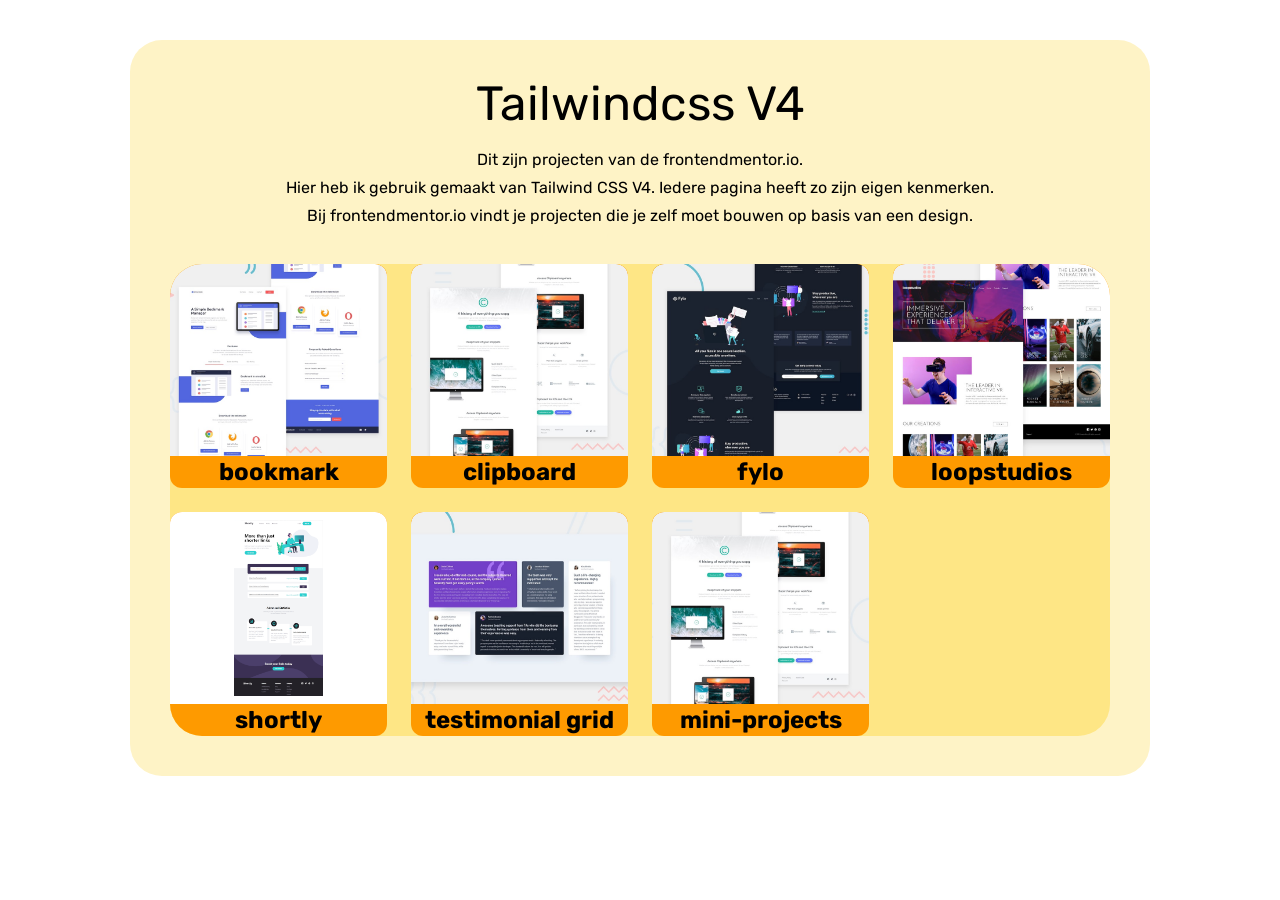
<file: index.html>
<!DOCTYPE html>
<html lang="en" class="scroll-smooth">

    <head>
        <meta charset="UTF-8">
        <meta name="viewport" content="width=device-width, initial-scale=1.0">
        <title>Tailwindcss V4 Bookmark</title>
        <link rel="icon" type="image/png" href="images/favicon-32x32.png">

      <link rel="stylesheet" crossorigin href="css/script.css">
    </head>

    <body>
        <!-- Global container -->
        <div class="container mx-auto w-full mt-10 p-2 md:p-10 bg-amber-100 rounded-4xl">
            <h1 class="text-5xl text-center mb-5">Tailwindcss V4</h1>
            <div class="text-center mb-1">Dit zijn projecten van de frontendmentor.io.</div>
            <div class="text-center mb-1">Hier heb ik gebruik gemaakt van Tailwind CSS V4. Iedere pagina heeft zo zijn eigen kenmerken.</div>
            <div class="text-center mb-9">Bij frontendmentor.io vindt je projecten die je zelf moet bouwen op basis van een design.</div>
            <!-- Grid Container -->
            <div class="grid grid-cols-1 gap-6 sm:grid-cols-2 md:grid-cols-3 lg:grid-cols-4 xl:grid-cols-5 2xl:grid-cols-6 rounded-4xl overflow-hidden bg-amber-200">
                <!-- Box 1 -->
                <div class="rounded-xl bg-amber-500 flex flex-col justify-between overflow-hidden">
                    <img src="./images/bookmark.jpg" alt="" class="rounded-t-xl w-full h-48 object-cover">
                    <a href="bookmark/index.html" target="_blank"><h2 class="font-bold text-2xl text-center">bookmark</h2></a>
                </div>
                <!-- Box 2 -->
                <div class="rounded-xl bg-amber-500 flex flex-col justify-between overflow-hidden">
                    <img src="./images/clipboard.jpg" alt="" class="rounded-t-xl w-full h-48 object-cover">
                    <a href="clipboard/index.html" target="_blank"><h2 class="font-bold text-2xl text-center">clipboard</h2></a>
                </div>
                <!-- Box 3 -->
                <div class="rounded-xl bg-amber-500 flex flex-col justify-between overflow-hidden">
                    <img src="./images/fylo.jpg" alt="" class="rounded-t-xl w-full h-48 object-cover">
                    <a href="fylo/index.html" target="_blank"><h2 class="font-bold text-2xl text-center">fylo</h2></a>
                </div>
                <!-- Box 4 -->
                <div class="rounded-xl bg-amber-500 flex flex-col justify-between overflow-hidden">
                    <img src="./images/loopstudios.jpg" alt="" class="rounded-t-xl w-full h-48 object-cover">
                    <a href="loopstudios/index.html" target="_blank"><h2 class="font-bold text-2xl text-center">loopstudios</h2></a>
                </div>
                <!-- Box 5 -->
                <div class="rounded-xl bg-amber-500 flex flex-col justify-between overflow-hidden">
                    <div class="w-full h-48 bg-white flex items-center justify-center p-2">
                        <img src="./images/shortly.png" alt="" class="max-w-full max-h-full object-contain">
                    </div>
                    <a href="shortly/index.html" target="_blank"><h2 class="font-bold text-2xl text-center">shortly</h2></a>
                </div>
                <!-- Box 6 -->
                <div class="rounded-xl bg-amber-500 flex flex-col justify-between overflow-hidden">
                    <img src="./images/testimonial.jpg" alt="" class="rounded-t-xl w-full h-48 object-cover">
                    <a href="testimonial/index.html" target="_blank"><h2 class="font-bold text-2xl text-center">testimonial grid</h2></a>
                </div>
                <!-- Box 7 -->
                <div class="rounded-xl bg-amber-500 flex flex-col justify-between overflow-hidden">
                    <img src="./images/clipboard.jpg" alt="" class="rounded-t-xl w-full h-48 object-cover">
                    <a href="mini-projects/index.html" target="_blank"><h2 class="font-bold text-2xl text-center">mini-projects</h2></a>
                </div>
            </div>
        </div>
    </body>

</html>
</file>
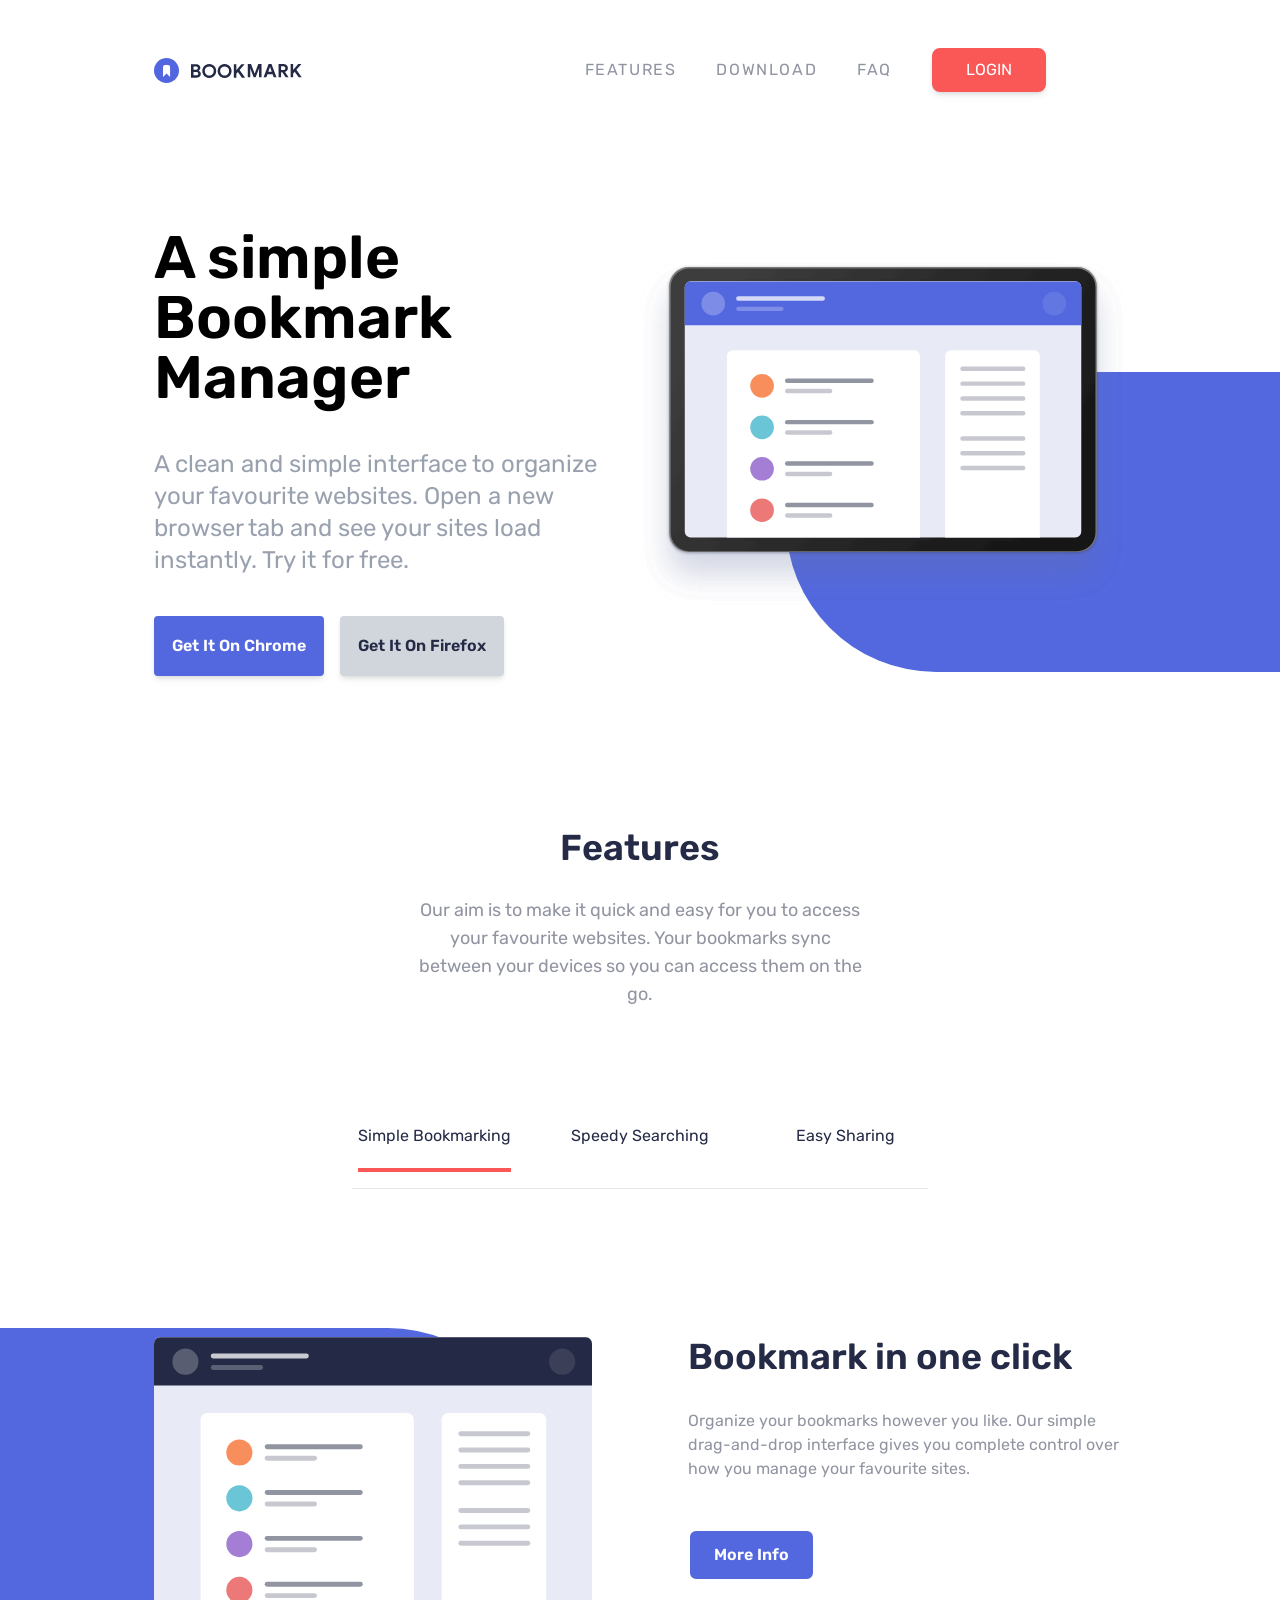
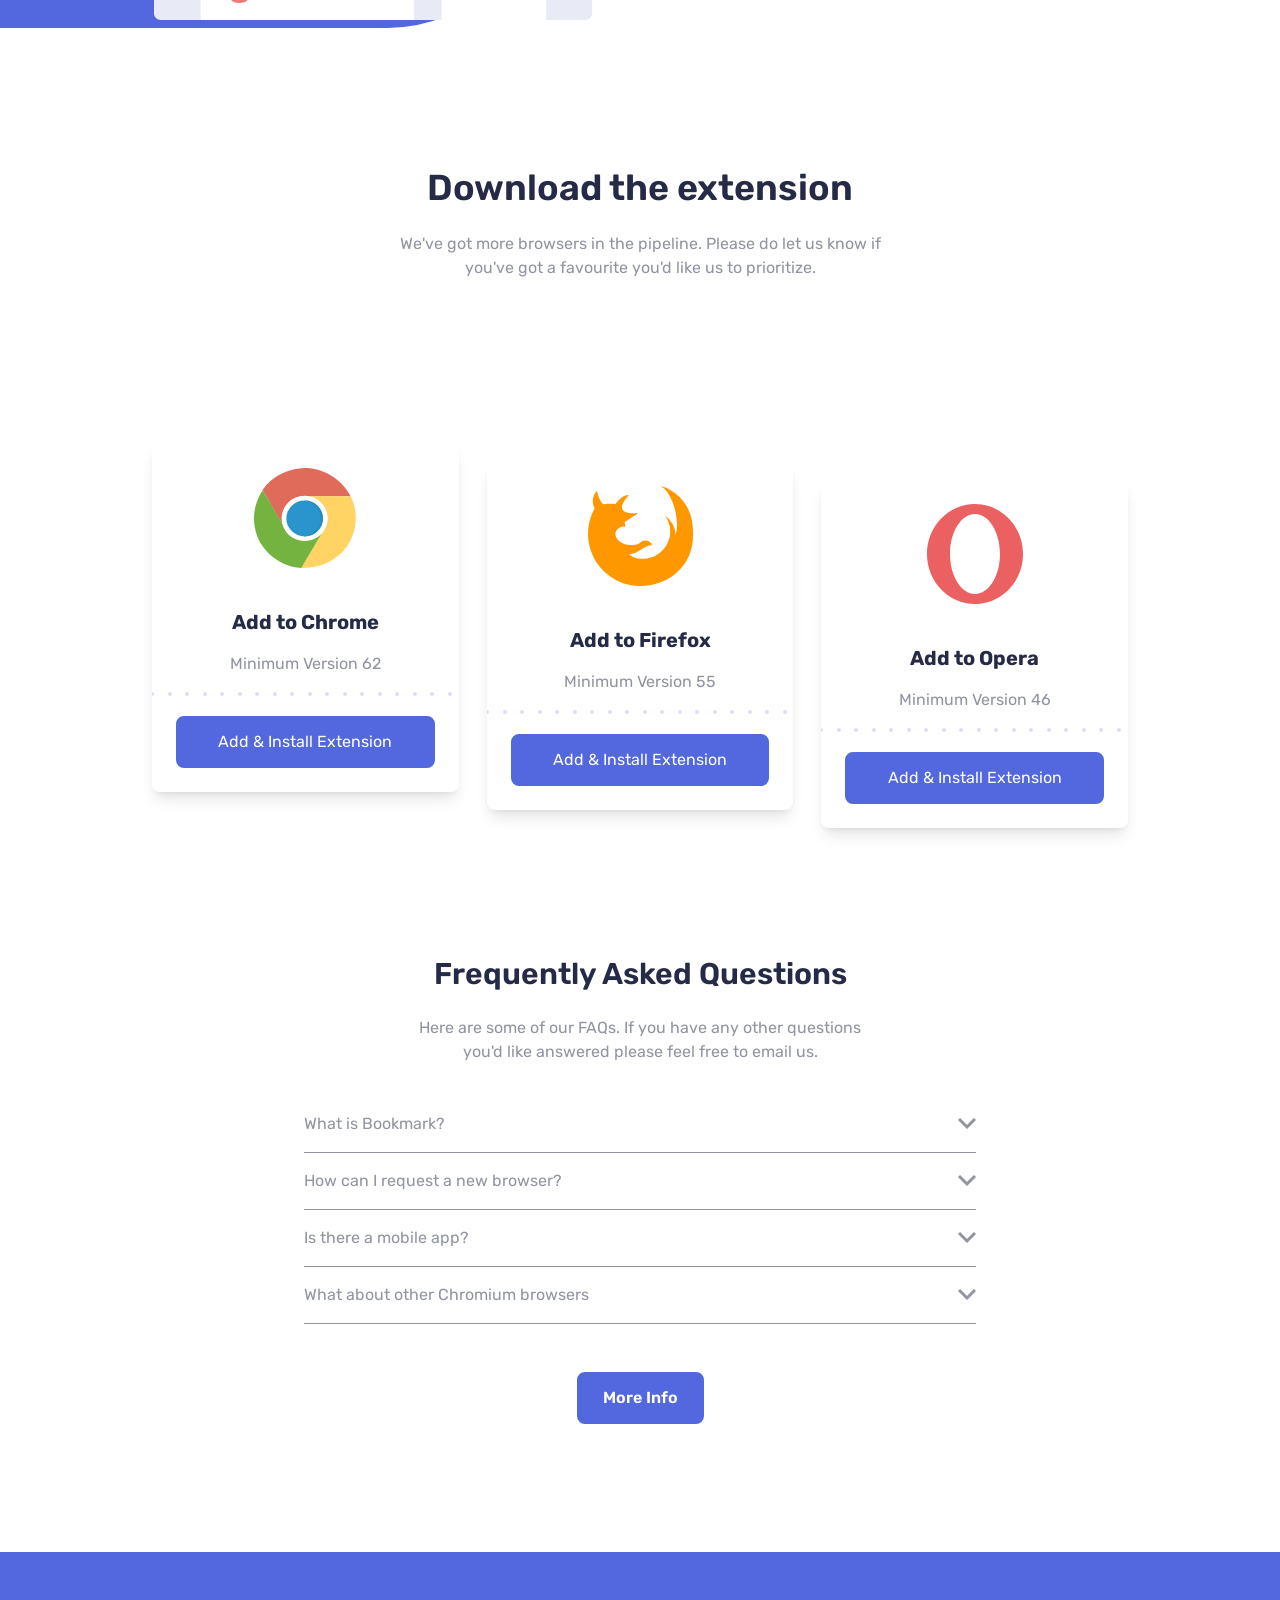
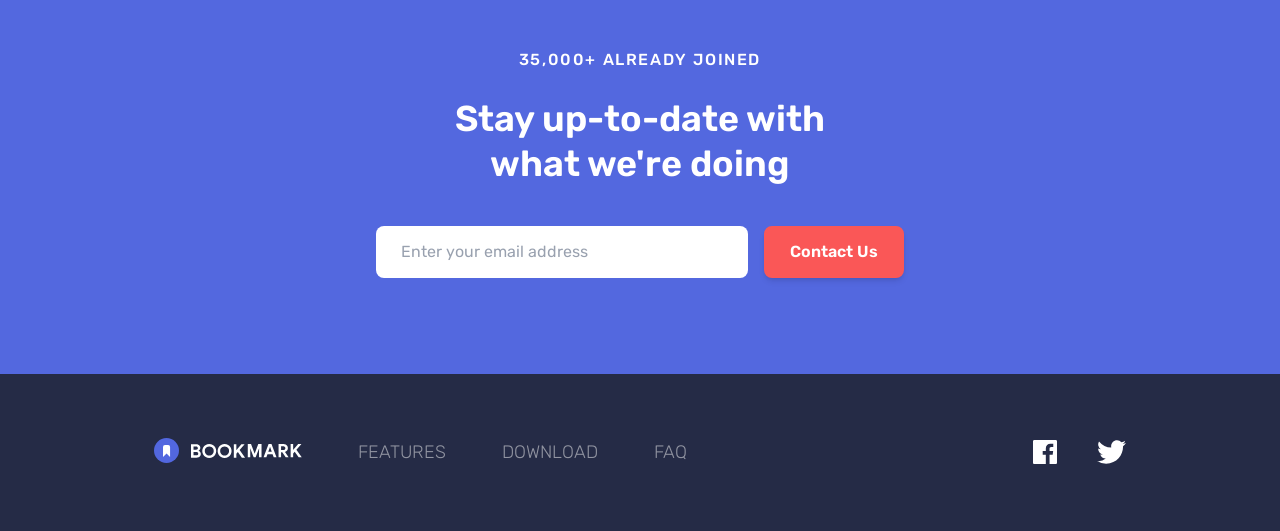
<file: bookmark/index.html>
<!DOCTYPE html>
<html lang="en" class="scroll-smooth">

    <head>
        <meta charset="UTF-8">
        <meta name="viewport" content="width=device-width, initial-scale=1.0">
        <title>Tailwindcss V4 Bookmark</title>
        <link rel="icon" type="image/png" href="./images/favicon-32x32.png">
      <script type="module" crossorigin src="js/script.js"></script>
      <link rel="stylesheet" crossorigin href="css/script.css">
    </head>

    <body class="overflow-x-hidden">
        <nav class="container mx-auto relative p-6">
            <!-- Flex Container for Nav Items -->
            <div class="flex items-center justify-between space-x-20 my-6">
                <!-- Logo -->
                <div class="z-30">
                    <img src="./images/logo-bookmark.svg" alt="" id="logo">
                </div>
                <!-- Menu Items -->
                <div class="hidden items-center space-x-10 uppercase text-bookmarkgrayishBlue md:flex">
                    <a href="#features" class="tracking-widest hover:text-bookmarksoftRed">Features</a>
                    <a href="#download" class="tracking-widest hover:text-bookmarksoftRed">Download</a>
                    <a href="#faq" class="tracking-widest hover:text-bookmarksoftRed">FAQ</a>
                    <a href="#"
                        class="px-8 py-2 text-white bg-bookmarksoftRed border-2 border-bookmarksoftRed rounded-lg shadow-md hover:text-bookmarksoftRed hover:bg-white">Login</a>
                </div>
                <!-- Hamburger Button -->
                <button type="button" id="menu-btn" class="z-30 block md:hidden focus:outline-none hamburger open:fixed open:top-10 open:right-10 open:z-150" aria-label="hamburger menu">
                    <span class="hamburger-top"></span>
                    <span class="hamburger-middle"></span>
                    <span class="hamburger-bottom"></span>
                </button>
            </div>
            <!-- Mobile Menu -->
            <div id="menu"
                class="fixed inset-0 z-20 hidden flex-col items-center self-end w-full h-full m-h-screen px-6 py-1 pt-24 pb-4 tracking-widest text-white uppercase divide-y divide-gray-500 opacity-90 bg-bookmarkveryDarkBlue">
                <div class="w-full py-3 text-center">
                    <a href="#features" class="block hover:text-bookmarksoftRed">Features</a>
                </div>
                <div class="w-full py-3 text-center">
                    <a href="#download" class="block hover:text-bookmarksoftRed">Download</a>
                </div>
                <div class="w-full py-3 text-center">
                    <a href="#faq" class="block hover:text-bookmarksoftRed">FAQ</a>
                </div>
                <div class="w-full py-3 text-center">
                    <a href="#" class="block hover:text-bookmarksoftRed">Login</a>
                </div>
            </div>
        </nav>


        <!-- Hero Section -->
        <section id="hero" class="overflow-x-hidden">

            <!-- Container for Image & Content -->
            <div class="container flex flex-col-reverse mx-auto p-6 lg:flex-row lg:mb-0">

                <!-- Content -->
                <div class="flex flex-col space-y-10 lg:mt-16 lg:w-1/2">
                    <h1 class="text-3xl font-semibold text-center lg:text-6xl lg:text-left">A simple Bookmark Manager
                    </h1>
                    <p
                        class="max-w-md mx-auto text-lg text-center text-gray-400 lg:text-2xl lg:text-left lg:mt-0 lg:mx-0">
                        A clean and simple interface to organize your favourite websites.
                        Open a new browser tab and see your sites load instantly. Try it for
                        free.</p>
                    <!-- Buttons Container -->
                    <div class="flex items-center justify-center lg:justify-start w-full space-x-4">
                        <a href="#"
                            class="p-4 text-sm font-semibold text-white bg-bookmarksoftBlue rounded shadow-md border-2 border-bookmarksoftBlue md:text-base hover:bg-white hover:text-bookmarksoftBlue transition-colors">Get
                            It On Chrome</a>
                        <a href="#"
                            class="p-4 text-sm font-semibold text-bookmarkveryDarkBlue bg-gray-300 rounded shadow-md border-2 border-gray-300 md:text-base hover:bg-white hover:text-gray-600 transition-colors">Get
                            It On Firefox</a>
                    </div>
                </div>

                <!-- Image -->
                <div class="relative mx-auto lg:mx-0 lg:mb-0 lg:w-1/2">
                    <div class="bg-hero"></div>
                    <img src="./images/illustration-hero.svg" alt=""
                        class="relative z-10 lg:top-24 xl:top-0 overflow-visible w-full">
                </div>
            </div>
        </section>

        <!-- Feature Heading -->
        <section id="features">
            <div class="container mx-auto mt-32 px-6">
                <h2 class="text-3xl font-semibold text-center text-bookmarkveryDarkBlue lg:text-4xl">Features</h2>
                <p class="max-w-md mx-auto mt-7 text-center text-bookmarkgrayishBlue lg:text-lg">Our aim is to make it
                    quick and easy
                    for you to access your favourite websites. Your bookmarks sync between your devices so you can
                    access them on the go.</p>
            </div>
        </section>

        <!-- Feature Tabs -->
        <section id="tabs">
            <!-- Tabs/Panel Container -->
            <div class="container relative mx-auto my-6 mb-32 mt-12 px-6">
                <div class="bg-tabs"></div>
                <!-- Tabs Flex Container -->
                <div
                    class="flex flex-col justify-center max-w-xl mx-auto mt-20 mb-6 border-b border-gray-200 md:space-x-10 md:flex-row">
                    <!-- Tab 1 -->
                    <div class="flex justify-center py-4 text-center cursor-pointer text-bookmarkveryDarkBlue border-b border-gray-200 md:border-b-0 hover:text-bookmarksoftRed md:w-1/3 tab duration-200"
                        data-target="panel-1">
                        <div class="py-5 border-b-4 border-bookmarksoftRed" data-target="panel-1">
                            Simple Bookmarking
                        </div>
                    </div>
                    <!-- Tab 2 -->
                    <div class="flex justify-center py-4 text-center cursor-pointer text-bookmarkveryDarkBlue border-b border-gray-200 md:border-b-0 hover:text-bookmarksoftRed md:w-1/3 tab duration-200"
                        data-target="panel-2">
                        <div class="py-5" data-target="panel-2">
                            Speedy Searching
                        </div>
                    </div>
                    <!-- Tab 3 -->
                    <div class="flex justify-center py-4 text-center cursor-pointer text-bookmarkveryDarkBlue hover:text-bookmarksoftRed md:w-1/3 tab duration-200"
                        data-target="panel-3">
                        <div class="py-5" data-target="panel-3">
                            Easy Sharing
                        </div>
                    </div>
                </div>

                <!-- Tab Panels -->
                <div id="panels" class="container mx-auto my-32">
                    <!-- Panel 1 -->
                    <div class="flex flex-col py-5 space-y-6 md:flex-row md:space-x-24 md:space-y-0 panel panel-1">
                        <!-- Panel Image -->
                        <div class="flex justify-center md:w-1/2">
                            <img src="./images/illustration-features-tab-1.svg" alt="" class="relative z-10">
                        </div>
                        <!-- Panel Content -->
                        <div class="flex flex-col space-y-8 md:w-1/2">
                            <h3
                                class="text-3xl font-semibold text-bookmarkveryDarkBlue md:text-4xl text-center md:text-left">
                                Bookmark in one click
                            </h3>
                            <p class="max-w-md text-center text-bookmarkgrayishBlue md:text-left">
                                Organize your bookmarks however you like. Our simple
                                drag-and-drop interface gives you complete control over how you
                                manage your favourite sites.
                            </p>
                            <div class="mx-auto md:mx-0">
                                <a href="#"
                                    class="px-6 py-3 mt-4 font-semibold text-white border-2 border-white rounded-lg md:inline-flex bg-bookmarksoftBlue hover:bg-white hover:text-bookmarksoftBlue hover:border-bookmarksoftBlue hover:border-2 duration-200">More
                                    Info</a>
                            </div>
                        </div>
                    </div>
                    <!-- Panel 2 -->
                    <div
                        class="flex-col py-5 space-y-6 md:flex-row md:space-x-24 md:space-y-0 panel panel-2 hidden">
                        <!-- Panel Image -->
                        <div class="flex justify-center md:w-1/2">
                            <img src="./images/illustration-features-tab-2.svg" alt="" class="relative z-10">
                        </div>
                        <!-- Panel Content -->
                        <div class="flex flex-col space-y-8 md:w-1/2">
                            <h3
                                class="text-3xl font-semibold text-bookmarkveryDarkBlue md:text-4xl text-center md:text-left">
                                Intelligent search
                            </h3>
                            <p class="max-w-md text-center text-bookmarkgrayishBlue md:text-left">
                                Our powerful search feature will help you find saved sites in no
                                time at all. No need to trawl through all of your bookmarks.
                            </p>
                            <div class="mx-auto md:mx-0">
                                <a href="#"
                                    class="px-6 py-3 mt-4 font-semibold text-white border-2 border-white rounded-lg md:inline-flex bg-bookmarksoftBlue hover:bg-white hover:text-bookmarksoftBlue hover:border-bookmarksoftBlue hover:border-2 duration-200">More
                                    Info</a>
                            </div>
                        </div>
                    </div>
                    <!-- Panel 3 -->
                    <div
                        class="flex-col py-5 space-y-6 md:flex-row md:space-x-24 md:space-y-0 panel panel-3 hidden">
                        <!-- Panel Image -->
                        <div class="flex justify-center md:w-1/2">
                            <img src="./images/illustration-features-tab-3.svg" alt="" class="relative z-10">
                        </div>
                        <!-- Panel Content -->
                        <div class="flex flex-col space-y-8 md:w-1/2">
                            <h3
                                class="text-3xl font-semibold text-bookmarkveryDarkBlue md:text-4xl text-center md:text-left">
                                Share your bookmarks
                            </h3>
                            <p class="max-w-md text-center text-bookmarkgrayishBlue md:text-left">
                                Easily share your bookmarks and collections with others. Create
                                a shareable a link that you can send at the click of a button
                            </p>
                            <div class="mx-auto md:mx-0">
                                <a href="#"
                                    class="px-6 py-3 mt-4 font-semibold text-white border-2 border-white rounded-lg md:inline-flex bg-bookmarksoftBlue hover:bg-white hover:text-bookmarksoftBlue hover:border-bookmarksoftBlue hover:border-2 duration-200">More
                                    Info</a>
                            </div>
                        </div>
                    </div>
                </div>
            </div>
        </section>

        <!-- Download Heading -->
        <section id="download">
            <div class="container mx-auto px-6">
                <h2 class="mb-6 text-3xl font-semibold text-bookmarkveryDarkBlue text-center md:text-4xl">Download the
                    extension</h2>
                <p class="max-w-lg mx-auto text-center text-bookmarkgrayishBlue">We've got more browsers in the
                    pipeline. Please do let us know if
                    you've got a favourite you'd like us to prioritize.</p>
            </div>
        </section>

        <!-- Download Boxes -->
        <section id="download-boxes" class="py-32">
            <!-- Download Container -->
            <div
                class="relative flex flex-col items-center max-w-5xl mx-auto space-y-10 px-10 md:px-6 md:space-y-0 md:space-x-7 md:flex-row">
                <!-- Box 1 -->
                <div class="flex flex-col w-full py-6 space-y-4 text-center rounded-lg shadow-lg md:w-1/3">
                    <!-- Image -->
                    <div class="flex justify-center">
                        <img src="./images/logo-chrome.svg" alt="">
                    </div>
                    <h5 class="pt-6 text-xl font-bold text-bookmarkveryDarkBlue">Add to Chrome</h5>
                    <p class="text-bookmarkgrayishBlue">Minimum Version 62</p>
                    <!-- Dots -->
                    <div class="bg-dots bg-repeat-x px-6 pt-6 capitalize">
                        <a href="#"
                            class="block w-full py-3 text-white bg-bookmarksoftBlue border-2 rounded-lg border-bookmarksoftBlue hover:text-bookmarksoftBlue hover:bg-white duration-200">Add
                            &amp; Install Extension</a>
                    </div>
                </div>

                <!-- Box 2 -->
                <div class="flex flex-col w-full py-6 space-y-4 text-center rounded-lg shadow-lg md:w-1/3 md:mt-9">
                    <!-- Image -->
                    <div class="flex justify-center">
                        <img src="./images/logo-firefox.svg" alt="">
                    </div>
                    <h5 class="pt-6 text-xl font-bold text-bookmarkveryDarkBlue">Add to Firefox</h5>
                    <p class="text-bookmarkgrayishBlue">Minimum Version 55</p>
                    <!-- Dots -->
                    <div class="bg-dots bg-repeat-x px-6 pt-6 capitalize">
                        <a href="#"
                            class="block w-full py-3 text-white bg-bookmarksoftBlue border-2 rounded-lg border-bookmarksoftBlue hover:text-bookmarksoftBlue hover:bg-white duration-200">Add
                            &amp; Install Extension</a>
                    </div>
                </div>
                <!-- Box 3 -->
                <div class="flex flex-col w-full py-6 space-y-4 text-center rounded-lg shadow-lg md:w-1/3 md:mt-18">
                    <!-- Image -->
                    <div class="flex justify-center">
                        <img src="./images/logo-opera.svg" alt="">
                    </div>
                    <h5 class="pt-6 text-xl font-bold text-bookmarkveryDarkBlue">Add to Opera</h5>
                    <p class="text-bookmarkgrayishBlue">Minimum Version 46</p>
                    <!-- Dots -->
                    <div class="bg-dots bg-repeat-x px-6 pt-6 capitalize">
                        <a href="#"
                            class="block w-full py-3 text-white bg-bookmarksoftBlue border-2 rounded-lg border-bookmarksoftBlue hover:text-bookmarksoftBlue hover:bg-white duration-200">Add
                            &amp; Install Extension</a>
                    </div>
                </div>
            </div>
        </section>

        <!-- FAQ HEading -->
        <section id="faq">
            <div class="container mx-auto">
                <h2 class="mb-6 text-3xl font-semibold text-center text-bookmarkveryDarkBlue">Frequently Asked Questions
                </h2>
                <p class="max-w-lg px-6 mx-auto text-center text-bookmarkgrayishBlue">Here are some of our FAQs. If you
                    have any other questions you'd like
                    answered please feel free to email us.</p>
            </div>
        </section>

        <!-- FAQ Accordion -->
        <section id="faq-accordion">
            <!-- Main Container -->
            <div class="container mx-auto px-6 mb-32">
                <!-- Accordion Container -->
                <div class="max-w-2xl m-8 mx-auto overflow-hidden">
                    <!-- Tab 1 -->
                    <div class="py-1 border-b border-bookmarkgrayishBlue outline-none group" tabindex="1">
                        <!-- Tab Flex Container -->
                        <div
                            class="flex items-center justify-between py-3 text-bookmarkgrayishBlue transition duration-500 cursor-pointer group ease">
                            <!-- Tab Title -->
                            <div class="transition duration-500 ease group-hover:text-bookmarksoftRed">
                                What is Bookmark?
                            </div>
                            <!-- Arrow -->
                            <div
                                class="transition duration-500 ease group-focus:-rotate-180 group-focus:text-bookmarksoftRed">
                                <svg xmlns="http://www.w3.org/2000/svg" width="18" height="12">
                                    <path fill="none" stroke="currentColor" stroke-width="3" d="M1 1l8 8 8-8" />
                                </svg>
                            </div>
                        </div>
                        <!-- Tab Inner Content -->
                        <div class="overflow-hidden transition duration-500 group-focus:max-h-screen max-h-0 ease">
                            <p class="py-2 text-justify text-gray-400">
                                Lorem ipsum dolor sit amet consectetur adipisicing elit. Fugiat,
                                repellat amet doloribus consequuntur eos similique provident
                                tempora voluptates iure quia fuga dicta voluptatibus culpa
                                mollitia recusandae delectus id suscipit labore?
                            </p>
                        </div>
                    </div>
                    <!-- Tab 2 -->
                    <div class="py-1 border-b border-bookmarkgrayishBlue outline-none group" tabindex="2">
                        <!-- Tab Flex Container -->
                        <div
                            class="flex items-center justify-between py-3 text-bookmarkgrayishBlue transition duration-500 cursor-pointer group ease">
                            <!-- Tab Title -->
                            <div class="transition duration-500 ease group-hover:text-bookmarksoftRed">
                                How can I request a new browser?
                            </div>
                            <!-- Arrow -->
                            <div
                                class="transition duration-500 ease group-focus:-rotate-180 group-focus:text-bookmarksoftRed">
                                <svg xmlns="http://www.w3.org/2000/svg" width="18" height="12">
                                    <path fill="none" stroke="currentColor" stroke-width="3" d="M1 1l8 8 8-8" />
                                </svg>
                            </div>
                        </div>

                        <!-- Tab Inner Content -->
                        <div class="overflow-hidden transition duration-500 group-focus:max-h-screen max-h-0 ease">
                            <p class="py-2 text-justify text-gray-400">
                                Lorem ipsum dolor sit amet consectetur adipisicing elit. Fugiat,
                                repellat amet doloribus consequuntur eos similique provident
                                tempora voluptates iure quia fuga dicta voluptatibus culpa
                                mollitia recusandae delectus id suscipit labore?
                            </p>
                        </div>
                    </div>
                    <!-- Tab 3 -->
                    <div class="py-1 border-b border-bookmarkgrayishBlue outline-none group" tabindex="3">
                        <!-- Tab Flex Container -->
                        <div
                            class="flex items-center justify-between py-3 text-bookmarkgrayishBlue transition duration-500 cursor-pointer group ease">
                            <!-- Tab Title -->
                            <div class="transition duration-500 ease group-hover:text-bookmarksoftRed">
                                Is there a mobile app?
                            </div>
                            <!-- Arrow -->
                            <div
                                class="transition duration-500 ease group-focus:-rotate-180 group-focus:text-bookmarksoftRed">
                                <svg xmlns="http://www.w3.org/2000/svg" width="18" height="12">
                                    <path fill="none" stroke="currentColor" stroke-width="3" d="M1 1l8 8 8-8" />
                                </svg>
                            </div>
                        </div>

                        <!-- Tab Inner Content -->
                        <div class="overflow-hidden transition duration-500 group-focus:max-h-screen max-h-0 ease">
                            <p class="py-2 text-justify text-gray-400">
                                Lorem ipsum dolor sit amet consectetur adipisicing elit. Fugiat,
                                repellat amet doloribus consequuntur eos similique provident
                                tempora voluptates iure quia fuga dicta voluptatibus culpa
                                mollitia recusandae delectus id suscipit labore?
                            </p>
                        </div>
                    </div>
                    <!-- Tab 4 -->
                    <div class="py-1 border-b border-bookmarkgrayishBlue outline-none group" tabindex="4">
                        <!-- Tab Flex Container -->
                        <div
                            class="flex items-center justify-between py-3 text-bookmarkgrayishBlue transition duration-500 cursor-pointer group ease">
                            <!-- Tab Title -->
                            <div class="transition duration-500 ease group-hover:text-bookmarksoftRed">
                                What about other Chromium browsers
                            </div>
                            <!-- Arrow -->
                            <div
                                class="transition duration-500 ease group-focus:-rotate-180 group-focus:text-bookmarksoftRed">
                                <svg xmlns="http://www.w3.org/2000/svg" width="18" height="12">
                                    <path fill="none" stroke="currentColor" stroke-width="3" d="M1 1l8 8 8-8" />
                                </svg>
                            </div>
                        </div>

                        <!-- Tab Inner Content -->
                        <div class="overflow-hidden transition duration-500 group-focus:max-h-screen max-h-0 ease">
                            <p class="py-2 text-justify text-gray-400">
                                Lorem ipsum dolor sit amet consectetur adipisicing elit. Fugiat,
                                repellat amet doloribus consequuntur eos similique provident
                                tempora voluptates iure quia fuga dicta voluptatibus culpa
                                mollitia recusandae delectus id suscipit labore?
                            </p>
                        </div>
                    </div>
                </div>
                <div class="flex max-w-2xl mx-auto justify-center items-center">
                    <a href="#"
                        class="px-6 py-3 mt-4 font-semibold text-white border-2 border-bookmarksoftBlue rounded-lg bg-bookmarksoftBlue hover:bg-white hover:text-bookmarksoftBlue hover:border-bookmarksoftBlue transition-all duration-200">
                        More Info
                    </a>
                </div>
            </div>
        </section>

        <!-- Newsletter Section -->
        <section id="newsletter" class="bg-bookmarksoftBlue">
            <!-- Main Container -->
            <div class="max-w-xl mx-auto py-24 px-6">
                <p class="mb-6 text-sm md:text-base tracking-widest text-center text-white uppercase font-medium">
                    35,000+ Already Joined
                </p>
                <h2
                    class="mb-10 text-3xl font-semibold text-center text-white md:text-4xl max-w-md mx-auto leading-tight">
                    Stay up-to-date with what we're doing
                </h2>
                <form
                    class="flex flex-col max-w-2xl mx-auto text-base md:flex-row gap-4 justify-center items-center md:items-stretch">
                    <input type="email"
                        class="w-full md:w-auto md:flex-1 px-6 py-3 rounded-lg border border-transparent bg-white text-bookmarkveryDarkBlue focus:outline-none placeholder:text-gray-400"
                        placeholder="Enter your email address" required>
                    <!-- Submit Knop -->
                    <button type="submit"
                        class="w-full md:w-auto px-6 py-3 font-semibold text-center text-white rounded-lg cursor-pointer bg-bookmarksoftRed hover:bg-white hover:text-bookmarksoftRed border-2 border-bookmarksoftRed transition-all duration-200 focus:outline-none shadow-md">
                        Contact Us
                    </button>
                </form>
            </div>
        </section>

        <!-- Footer -->
        <footer class="py-16 bg-bookmarkveryDarkBlue">
            <!-- Footer Flex Container -->
            <div class="container flex flex-col items-center justify-between mx-auto gap-16 px-6 md:flex-row md:gap-0">
                <!-- Logo/Menu Container -->
                <div
                    class="flex flex-col items-center justify-between gap-8 text-lg font-light md:flex-row md:gap-14 text-bookmarkgrayishBlue">
                    <img src="./images/logo-bookmark-footer.svg" alt="Bookmark Logo" class="mb-1">

                    <a href="#features" class="uppercase hover:text-bookmarksoftRed transition-colors">Features</a>
                    <a href="#download" class="uppercase hover:text-bookmarksoftRed transition-colors">Download</a>
                    <a href="#faq" class="uppercase hover:text-bookmarksoftRed transition-colors">FAQ</a>
                </div>
                <!-- Social Container -->
                <div class="flex gap-10">
                    <a href="#">
                        <img src="./images/icon-facebook.svg" alt="" class="h-6 ficon" aria-label="Follow us on facebook">
                    </a>
                    <a href="#">
                        <img src="./images/icon-twitter.svg" alt="" class="h-6 ficon" aria-label="Follow us on twitter">
                    </a>
                </div>
            </div>
        </footer>


    </body>

</html>
</file>
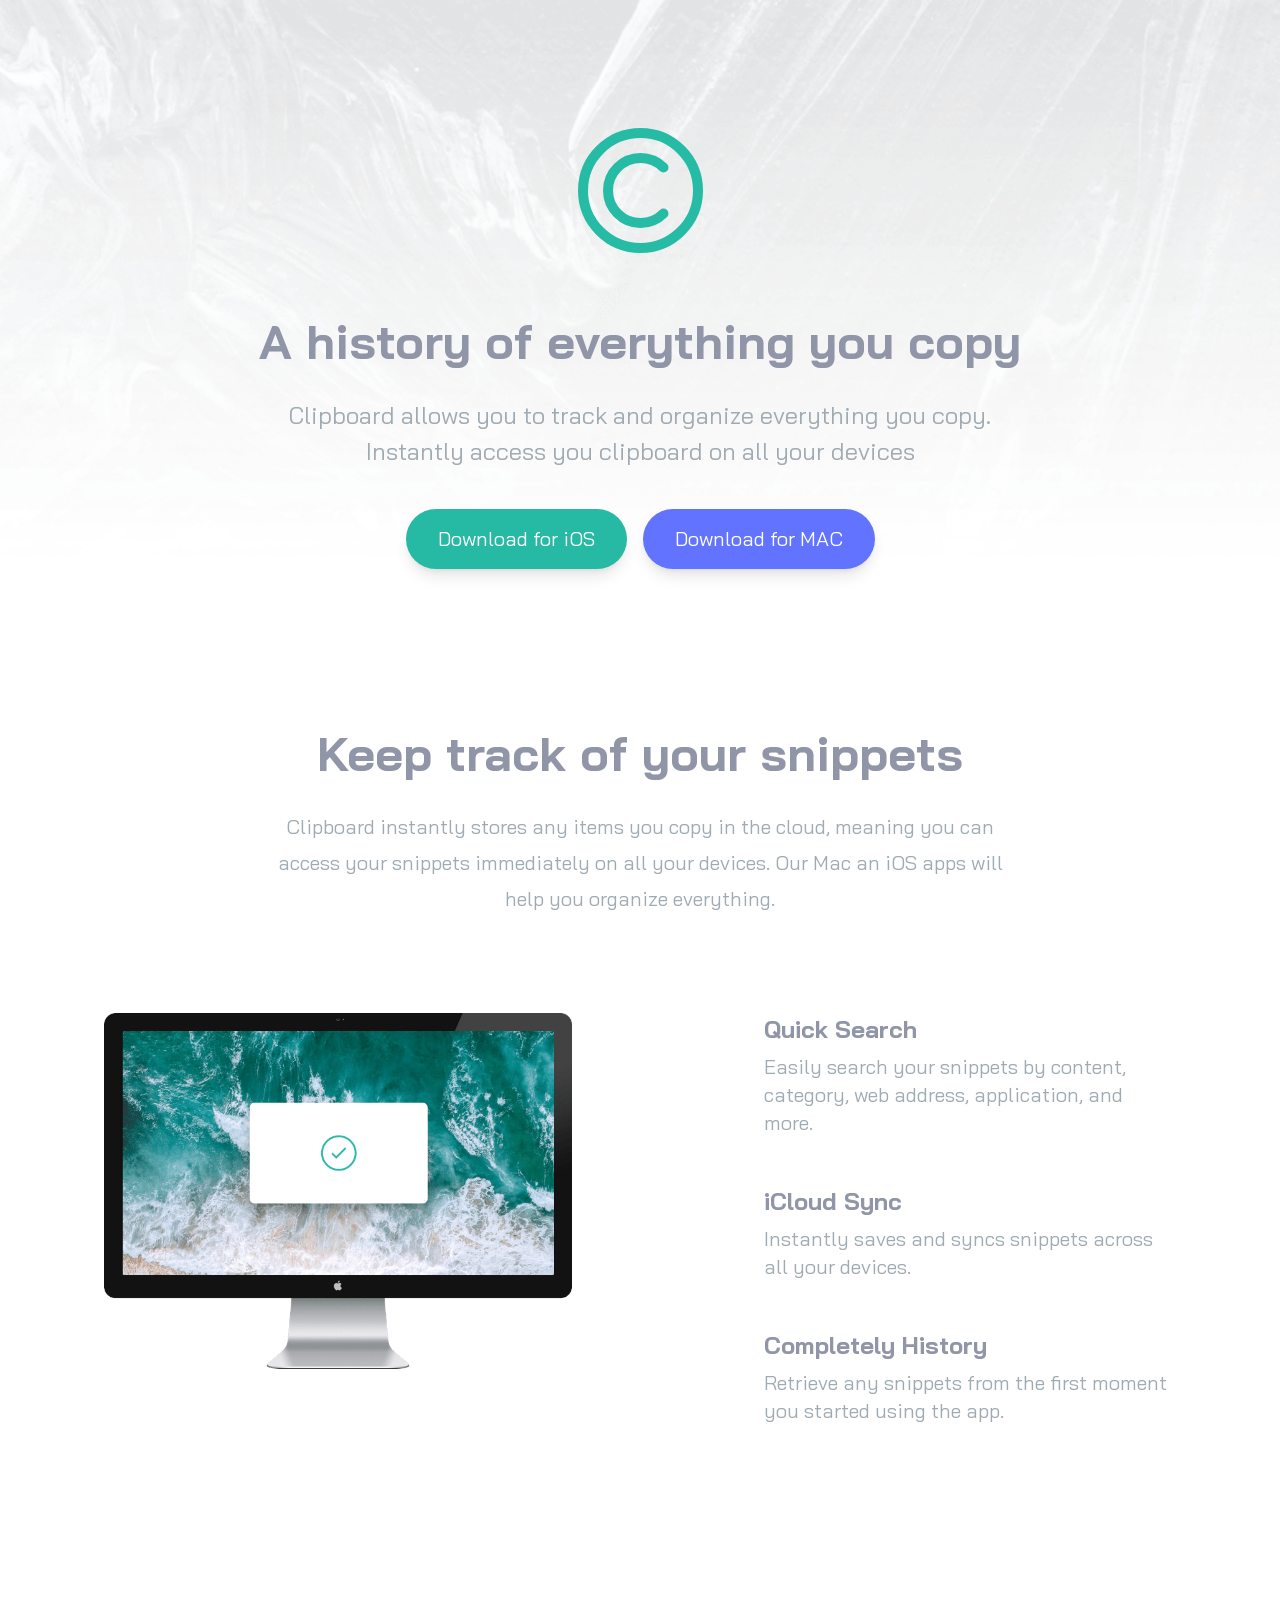
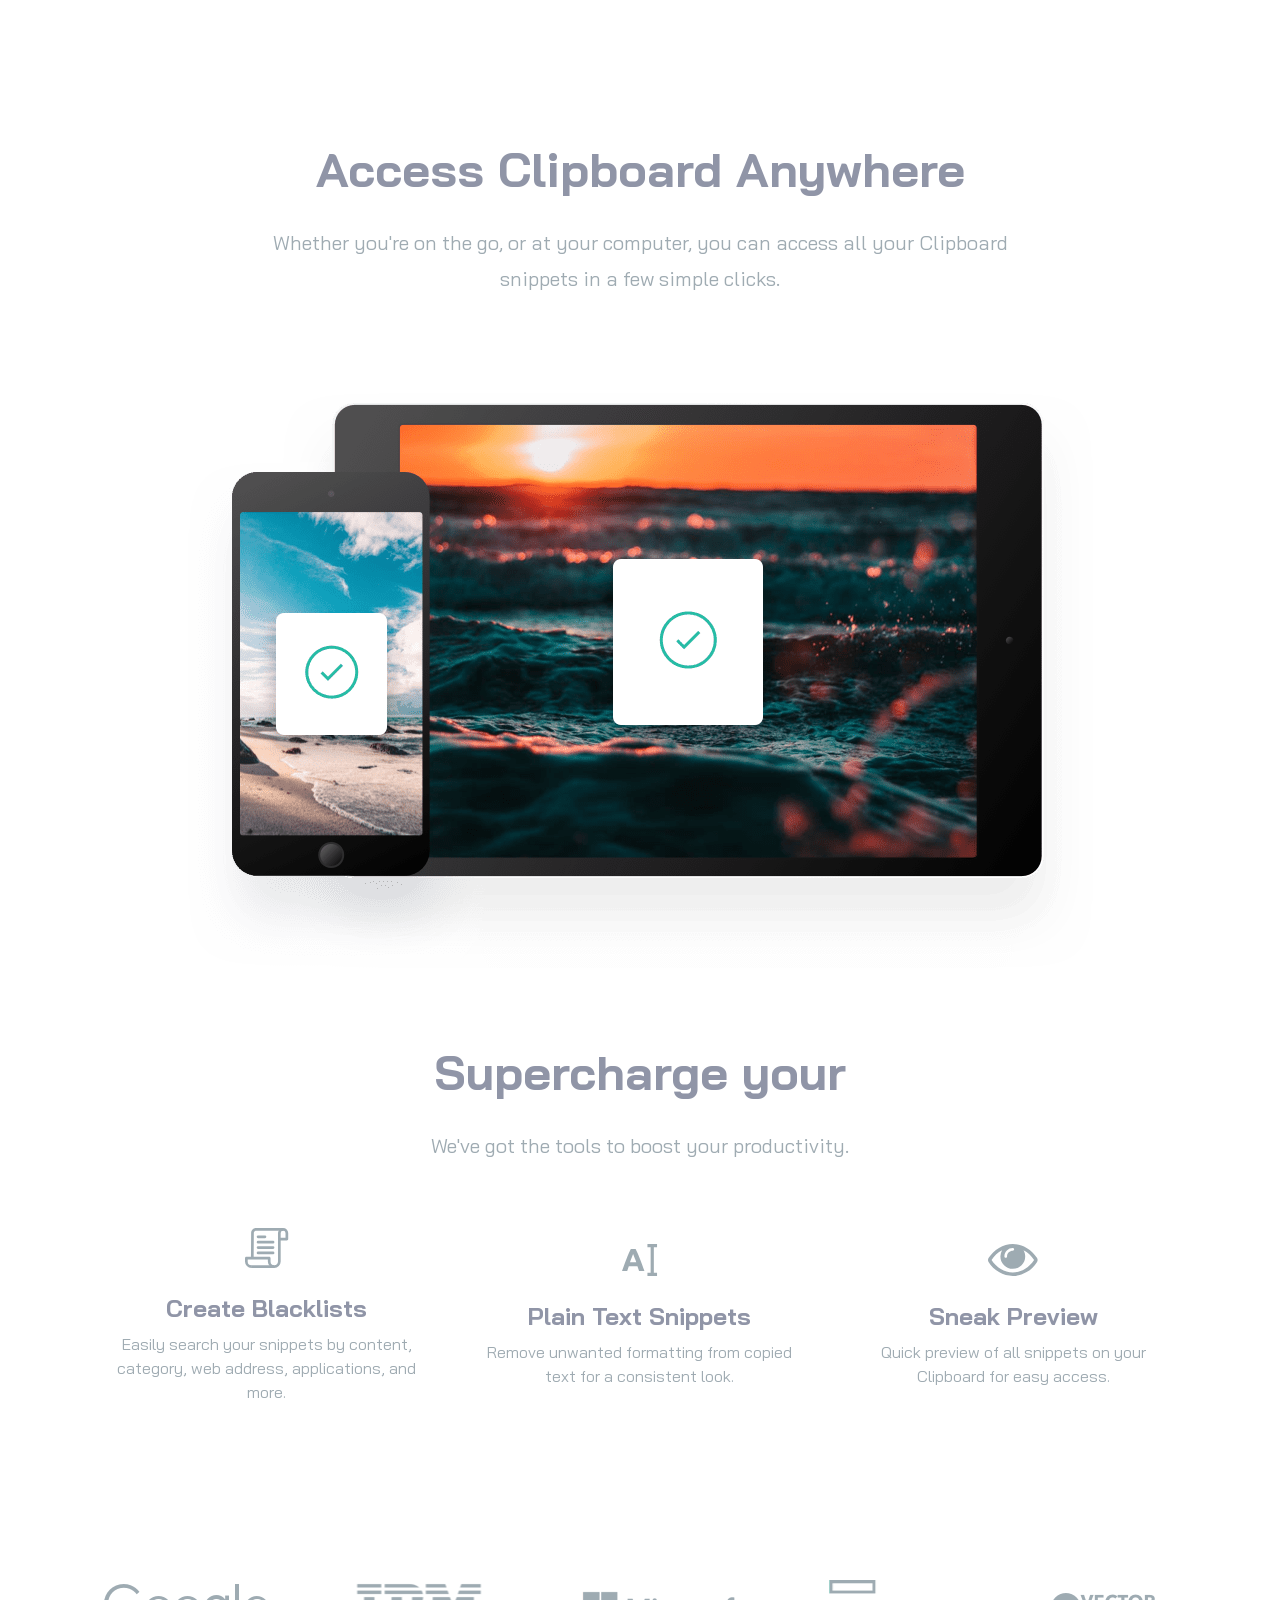
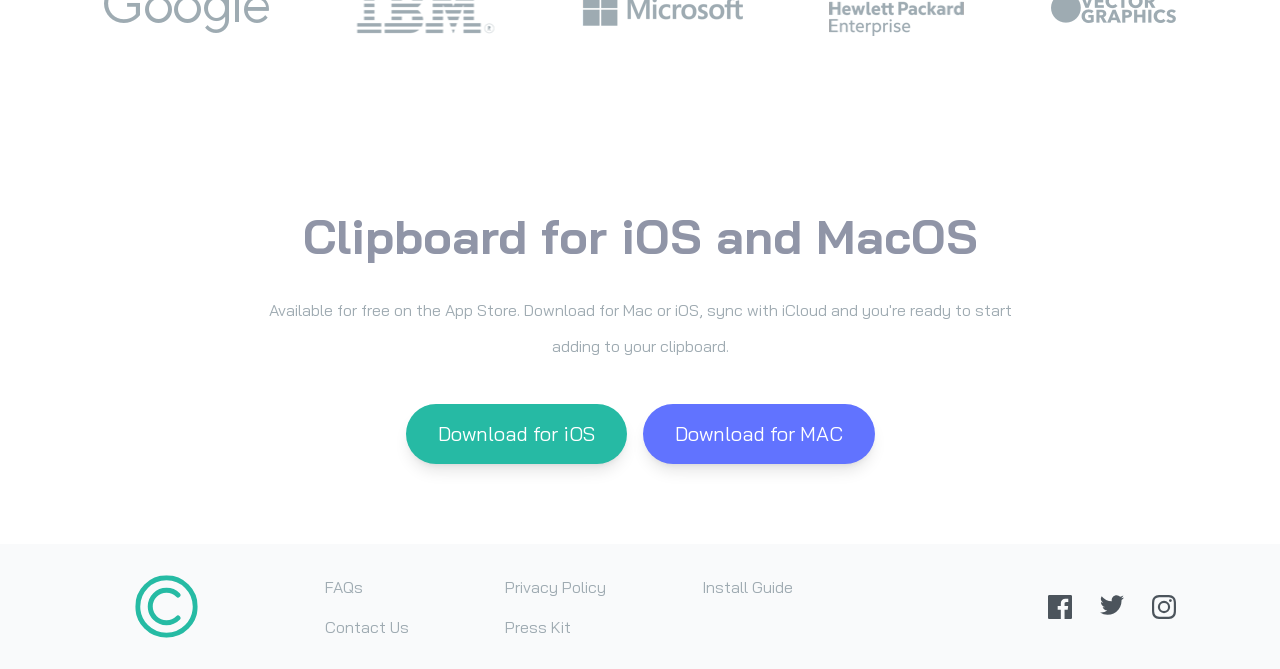
<file: clipboard-website/index.html>
<!DOCTYPE html>
<html lang="en">

    <head>
        <meta charset="UTF-8">
        <meta name="viewport" content="width=device-width, initial-scale=1.0">
        <title>Tailwindcss V4 Clipboard Website</title>
        <link rel="icon" type="image/png" href="images/favicon-32x32.png">
      <link rel="stylesheet" crossorigin href="css/main.css">
    </head>

    <body>
        <!-- Hero section -->
        <section id="hero" class="bg-hero-mobile bg-cover bg-no-repeat bg-top md:bg-hero-desktop w-full">
            <div class="section-container mb-40 pt-16">
                <img src="data:image/svg+xml,%3csvg%20width='125'%20height='125'%20xmlns='http://www.w3.org/2000/svg'%3e%3cg%20stroke='%2326BBA4'%20stroke-width='10'%20fill='none'%20fill-rule='evenodd'%3e%3ccircle%20cx='62.5'%20cy='62.5'%20r='57.5'/%3e%3cpath%20d='M85.481%2085.481c-12.692%2012.692-33.27%2012.692-45.962%200s-12.692-33.27%200-45.962%2033.27-12.692%2045.962%200'%20stroke-linecap='round'/%3e%3c/g%3e%3c/svg%3e" alt="" class="mx-auto my-16">

                <h3>A history of everything you copy</h3>
                <p class="section-content mb-10 text-2xl">Clipboard allows you to track and organize everything
                    you copy. Instantly access you clipboard on all your devices</p>

                <!-- Button Container -->
                <div class="button-container">
                    <a href="#"
                        class="p-4 px-8 rounded-full shadow-lg bg-strongCyan duration-200 hover:opacity-80">Download for
                        iOS</a>
                    <a href="#"
                        class="p-4 px-8 rounded-full shadow-lg bg-lightBlue duration-200 hover:opacity-80">Download for
                        MAC</a>
                </div>
            </div>
        </section>
        <!-- Snippets Section -->
        <section id="snippets">
            <div class="section-container my-20">
                <h3>Keep track of your snippets</h3>
                <p class="section-content mb-24 text-xl">
                    Clipboard instantly stores any items you copy in the cloud, meaning you can access your snippets
                    immediately on all your devices. Our Mac an iOS apps will help you organize everything.
                </p>
            </div>
        </section>
        <!-- Features Section -->
        <section id="features">
            <div class="section-container my-20">
                <div class=" flex flex-col md:flex-row md:space-x-32">
                    <!-- Image -->
                    <div class="md:w-1/2">
                        <img src="./images/image-computer.png" alt="">
                    </div>
                    <!-- Item Container -->
                    <div
                        class="flex flex-col mt-16 mb-24 space-y-12 text-xl md:w-1/2 md:mt-0 md:mb-60 md:text-left md:pl-16">
                        <!-- Item 1 -->
                        <div class="">
                            <h5>Quick Search</h5>
                            <p class="m-auto max-w-md text-grayishBlue">
                                Easily search your snippets by content, category, web address, application, and more.
                            </p>
                        </div>
                        <!-- Item 2 -->
                        <div class="">
                            <h5>iCloud Sync</h5>
                            <p class="m-auto max-w-md text-grayishBlue">
                                Instantly saves and syncs snippets across all your devices.
                            </p>
                        </div>
                        <!-- Item 3 -->
                        <div class="">
                            <h5>Completely History</h5>
                            <p class="m-auto max-w-md text-grayishBlue">
                                Retrieve any snippets from the first moment you started using the app.
                            </p>
                        </div>
                    </div>
                </div>
            </div>
        </section>
        <!-- Access Anywhere Section -->
        <section id="access">
            <div class="section-container my-20">
                <h3>Access Clipboard Anywhere</h3>
                <p class="section-content mb-24 text-xl">
                    Whether you're on the go, or at your computer, you can access all your Clipboard snippets in a few
                    simple clicks.
                </p>
                <img src="./images/image-devices.png" alt="" class="mx-auto">
            </div>
        </section>
        <!-- Supercharge Section -->
        <section id="supercharge">
            <div class="section-container my-20">
                <h3>Supercharge your</h3>
                <p class="section-content mb-16 text-xl">
                    We've got the tools to boost your productivity.
                </p>
                <!-- Items Container -->
                <div
                    class="flex flex-col items-center justify-between space-y-16 md:flex-row md:space-y-0 md:space-x-12">
                    <!-- Item 1 -->
                    <div class="flex flex-col items-center space-y-5">
                        <img src="data:image/svg+xml,%3csvg%20width='44'%20height='40'%20xmlns='http://www.w3.org/2000/svg'%3e%3cg%20fill='%239EABB2'%20fill-rule='nonzero'%3e%3cpath%20d='M11.07%200C8.353%200%206.14%202.192%206.14%204.876l-.179%2025.278%202.69.02.179-25.289c0-1.21%201.005-2.196%202.24-2.196h27.027V0H11.071z'/%3e%3cpath%20d='M38.097%200a5.115%205.115%200%2000-5.11%205.11v28.37c0%202.052-1.668%203.72-3.72%203.72a3.725%203.725%200%2001-3.72-3.72V30.21c0-.743-.601-1.345-1.344-1.345H1.345C.602%2028.864%200%2029.466%200%2030.21v3.272a6.417%206.417%200%20006.41%206.409V37.2a3.724%203.724%200%2001-3.72-3.72v-1.927h20.168v1.928a6.417%206.417%200%20006.41%206.409%206.417%206.417%200%20006.409-6.41V12.46h6.185c.743%200%201.345-.602%201.345-1.345V5.11A5.115%205.115%200%200038.097%200zm2.42%209.77h-4.84V5.11a2.423%202.423%200%20012.42-2.42%202.423%202.423%200%20012.42%202.42v4.66z'/%3e%3cpath%20d='M6.14%2037.201h22.813v2.689H6.14zM19.99%207.485h-6.947a1.345%201.345%200%20100%202.69h6.947a1.345%201.345%200%20100-2.69zM28.057%2012.863H13.043a1.345%201.345%200%20100%202.69h15.014a1.345%201.345%200%20100-2.69zM28.057%2018.242H13.043a1.345%201.345%200%20100%202.69h15.014a1.344%201.344%200%20100-2.69zM28.057%2023.62H13.043a1.345%201.345%200%20100%202.69h15.014a1.345%201.345%200%20100-2.69z'/%3e%3c/g%3e%3c/svg%3e" alt="" class="mb-6">
                        <h5>Create Blacklists</h5>
                        <p class="max-w-md text-grayishBlue">Easily search your snippets by content, category, web
                            address, applications, and more.</p>
                    </div>
                    <!-- Item 2 -->
                    <div class="flex flex-col items-center space-y-5">
                        <img src="data:image/svg+xml,%3csvg%20width='36'%20height='32'%20xmlns='http://www.w3.org/2000/svg'%3e%3cpath%20d='M17.872%2014.736a235.39%20235.39%200%20012.192%205.744c.746%202.027%201.536%204.24%202.368%206.64h-5.344a44.4%2044.4%200%2000-.784-2.368c-.288-.81-.57-1.632-.848-2.432h-8.64c-.278.8-.56%201.621-.848%202.432a44.4%2044.4%200%2000-.784%202.368H0a371.54%20371.54%200%20012.368-6.644%20233.104%20233.104%200%20012.192-5.748%20206.71%20206.71%200%20012.112-5.112c.693-1.61%201.413-3.136%202.16-4.736H13.6c.725%201.6%201.44%203.125%202.144%204.736.704%201.61%201.413%203.328%202.128%205.12zM7.968%2018.32h6.303c-.34-.96-.671-1.878-.991-2.752a94.407%2094.407%200%2000-.912-2.4c-.288-.725-.539-1.365-.752-1.92-.214-.555-.384-.992-.512-1.313-.107.32-.267.758-.48%201.313a1241.872%201241.872%200%2000-1.648%204.32c-.331.874-.667%201.792-1.008%202.752zM35.04%203.2h-3.2v25.6h3.2V32h-9.6v-3.2h3.2V3.2h-3.2V0h9.6v3.2z'%20fill='%239EABB2'%20fill-rule='nonzero'/%3e%3c/svg%3e" alt="" class="mb-6">
                        <h5>Plain Text Snippets</h5>
                        <p class="max-w-md text-grayishBlue">Remove unwanted formatting from copied text for a
                            consistent look.</p>
                    </div>
                    <!-- Item 3 -->
                    <div class="flex flex-col items-center space-y-5">
                        <img src="data:image/svg+xml,%3csvg%20width='50'%20height='32'%20xmlns='http://www.w3.org/2000/svg'%3e%3cpath%20d='M49.059%2014.072c-2.585-4.227-6.06-7.623-10.424-10.188C34.27%201.318%2029.66.035%2024.806.035c-4.854%200-9.464%201.283-13.829%203.849C6.612%206.449%203.137%209.845.554%2014.072c-.37.646-.554%201.283-.554%201.91%200%20.628.185%201.265.554%201.91%202.583%204.227%206.058%207.624%2010.423%2010.189%204.365%202.565%208.975%203.847%2013.83%203.847%204.853%200%209.463-1.277%2013.828-3.833%204.365-2.557%207.84-5.957%2010.424-10.202.369-.646.553-1.283.553-1.91%200-.628-.184-1.265-.553-1.911zM18.867%206.5c1.652-1.652%203.631-2.478%205.939-2.478.369%200%20.683.13.941.388.258.258.388.572.388.941%200%20.37-.13.683-.387.941a1.28%201.28%200%2001-.942.388c-1.587%200-2.944.563-4.07%201.689-1.126%201.126-1.688%202.482-1.688%204.07%200%20.369-.13.683-.388.941a1.28%201.28%200%2001-.941.388c-.37%200-.683-.13-.942-.388a1.282%201.282%200%2001-.388-.942c0-2.306.827-4.286%202.478-5.938zm17.969%2018.522c-3.701%202.242-7.71%203.364-12.03%203.364-4.319%200-8.329-1.121-12.03-3.364-3.7-2.243-6.777-5.256-9.232-9.04%202.805-4.356%206.321-7.614%2010.548-9.773a12.099%2012.099%200%2000-1.689%206.23c0%203.414%201.214%206.334%203.64%208.762%202.428%202.427%205.349%203.64%208.763%203.64%203.415%200%206.335-1.213%208.762-3.64%202.428-2.427%203.641-5.348%203.641-8.763%200-2.233-.563-4.31-1.689-6.229%204.227%202.16%207.743%205.418%2010.548%209.773-2.454%203.784-5.532%206.797-9.232%209.04z'%20fill='%239EABB2'%20fill-rule='nonzero'/%3e%3c/svg%3e" alt="" class="mb-6">
                        <h5>Sneak Preview</h5>
                        <p class="max-w-md text-grayishBlue">Quick preview of all snippets on your Clipboard for easy
                            access.</p>
                    </div>
                </div>
            </div>
        </section>
        <!-- Reference Section -->
        <section id="reference">
            <div
                class="flex flex-col items-center justify-between max-w-6xl px-10 mx-auto space-y-16 my-44 md:flex-row md:space-y-0">
                <img src="[data-uri]" alt="">
                <img src="[data-uri]" alt="">
                <img src="[data-uri]" alt="">
                <img src="[data-uri]" alt="">
                <img src="[data-uri]" alt="">
            </div>
        </section>
        <!-- Bottom CTA Section -->
        <section id="bottom">
            <div class="section-container my-20">
                <h3>Clipboard for iOS and MacOS</h3>
                <p class="section-content mb-10">
                    Available for free on the App Store. Download for Mac or iOS, sync with iCloud and you're ready to
                    start adding to your clipboard.
                </p>
                <!-- Button Container -->
                <div class="button-container">
                    <a href="#"
                        class="p-4 px-8 rounded-full shadow-lg bg-strongCyan duration-200 hover:opacity-80">Download for
                        iOS</a>
                    <a href="#"
                        class="p-4 px-8 rounded-full shadow-lg bg-lightBlue duration-200 hover:opacity-80">Download for
                        MAC</a>
                </div>
            </div>
        </section>
        <footer class="bg-gray-50">
            <div class="section-container">
                <div class="flex flex-col items-center justify-between md:flex-row">
                    <!-- Image -->
                    <img src="data:image/svg+xml,%3csvg%20width='125'%20height='125'%20xmlns='http://www.w3.org/2000/svg'%3e%3cg%20stroke='%2326BBA4'%20stroke-width='10'%20fill='none'%20fill-rule='evenodd'%3e%3ccircle%20cx='62.5'%20cy='62.5'%20r='57.5'/%3e%3cpath%20d='M85.481%2085.481c-12.692%2012.692-33.27%2012.692-45.962%200s-12.692-33.27%200-45.962%2033.27-12.692%2045.962%200'%20stroke-linecap='round'/%3e%3c/g%3e%3c/svg%3e" alt="" class="scale-50">
                    <!-- Container for Menus and Socials -->
                    <div
                        class="flex flex-col items-center justify-between flex-1 mb-10 space-y-6 md:flex-row md:mb-0 md:space-y-0 text-grayishBlue">
                        <!-- Menus -->
                        <div class="flex flex-col space-y-4 md:flex-row md:ml-24 md:space-x-24 md:space-y-0">
                            <!-- Menu 1 -->
                            <div class="flex flex-col space-y-4 text-center md:text-left">
                                <div>
                                    <a href="#" class="hover:text-strongCyan">FAQs</a>
                                </div>
                                <div>
                                    <a href="#" class="hover:text-strongCyan">Contact Us</a>
                                </div>
                            </div>
                            <!-- Menu 2 -->
                            <div class="flex flex-col space-y-4 text-center md:text-left">
                                <div>
                                    <a href="#" class="hover:text-strongCyan">Privacy Policy</a>
                                </div>
                                <div>
                                    <a href="#" class="hover:text-strongCyan">Press Kit</a>
                                </div>
                            </div>
                            <!-- Menu 3 -->
                            <div class="flex flex-col space-y-4 text-center md:text-left">
                                <div>
                                    <a href="#" class="hover:text-strongCyan">Install Guide</a>
                                </div>
                            </div>
                        </div>
                        <!-- Social Icons -->
                        <div class="flex justify-between w-32 py-1">
                            <a href="#" aria-label="Visit our Facebook page"><img src="data:image/svg+xml,%3csvg%20width='24'%20height='24'%20xmlns='http://www.w3.org/2000/svg'%3e%3cpath%20d='M22.675%200H1.325C.593%200%200%20.593%200%201.325v21.351C0%2023.407.593%2024%201.325%2024H12.82v-9.294H9.692v-3.622h3.128V8.413c0-3.1%201.893-4.788%204.659-4.788%201.325%200%202.463.099%202.795.143v3.24l-1.918.001c-1.504%200-1.795.715-1.795%201.763v2.313h3.587l-.467%203.622h-3.12V24h6.116c.73%200%201.323-.593%201.323-1.325V1.325C24%20.593%2023.407%200%2022.675%200z'%20fill='%234C545C'%20fill-rule='nonzero'/%3e%3c/svg%3e" alt="" class="duration-200 ficon"></a>
                            <a href="#" aria-label="Follow us on Twitter"><img src="data:image/svg+xml,%3csvg%20width='24'%20height='20'%20xmlns='http://www.w3.org/2000/svg'%3e%3cpath%20d='M24%202.557a9.83%209.83%200%2001-2.828.775A4.932%204.932%200%200023.337.608a9.864%209.864%200%2001-3.127%201.195A4.916%204.916%200%200016.616.248c-3.179%200-5.515%202.966-4.797%206.045A13.978%2013.978%200%20011.671%201.149a4.93%204.93%200%20001.523%206.574%204.903%204.903%200%2001-2.229-.616c-.054%202.281%201.581%204.415%203.949%204.89a4.935%204.935%200%2001-2.224.084%204.928%204.928%200%20004.6%203.419A9.9%209.9%200%20010%2017.54a13.94%2013.94%200%20007.548%202.212c9.142%200%2014.307-7.721%2013.995-14.646A10.025%2010.025%200%200024%202.557z'%20fill='%234C545C'%20fill-rule='nonzero'/%3e%3c/svg%3e" alt="" class="duration-200 ficon"></a>
                            <a href="#" aria-label="Follow us on Instagram"><img src="data:image/svg+xml,%3csvg%20width='24'%20height='24'%20xmlns='http://www.w3.org/2000/svg'%3e%3cpath%20d='M12%202.163c3.204%200%203.584.012%204.85.07%203.252.148%204.771%201.691%204.919%204.919.058%201.265.069%201.645.069%204.849%200%203.205-.012%203.584-.069%204.849-.149%203.225-1.664%204.771-4.919%204.919-1.266.058-1.644.07-4.85.07-3.204%200-3.584-.012-4.849-.07-3.26-.149-4.771-1.699-4.919-4.92-.058-1.265-.07-1.644-.07-4.849%200-3.204.013-3.583.07-4.849.149-3.227%201.664-4.771%204.919-4.919%201.266-.057%201.645-.069%204.849-.069zM12%200C8.741%200%208.333.014%207.053.072%202.695.272.273%202.69.073%207.052.014%208.333%200%208.741%200%2012c0%203.259.014%203.668.072%204.948.2%204.358%202.618%206.78%206.98%206.98C8.333%2023.986%208.741%2024%2012%2024c3.259%200%203.668-.014%204.948-.072%204.354-.2%206.782-2.618%206.979-6.98.059-1.28.073-1.689.073-4.948%200-3.259-.014-3.667-.072-4.947-.196-4.354-2.617-6.78-6.979-6.98C15.668.014%2015.259%200%2012%200zm0%205.838a6.162%206.162%200%20100%2012.324%206.162%206.162%200%20000-12.324zM12%2016a4%204%200%20110-8%204%204%200%20010%208zm6.406-11.845a1.44%201.44%200%20100%202.881%201.44%201.44%200%20000-2.881z'%20fill='%234C545C'%20fill-rule='nonzero'/%3e%3c/svg%3e" alt="" class="duration-200 ficon"></a>
                        </div>
                    </div>
                </div>
            </div>

        </footer>
    </body>

</html>
</file>
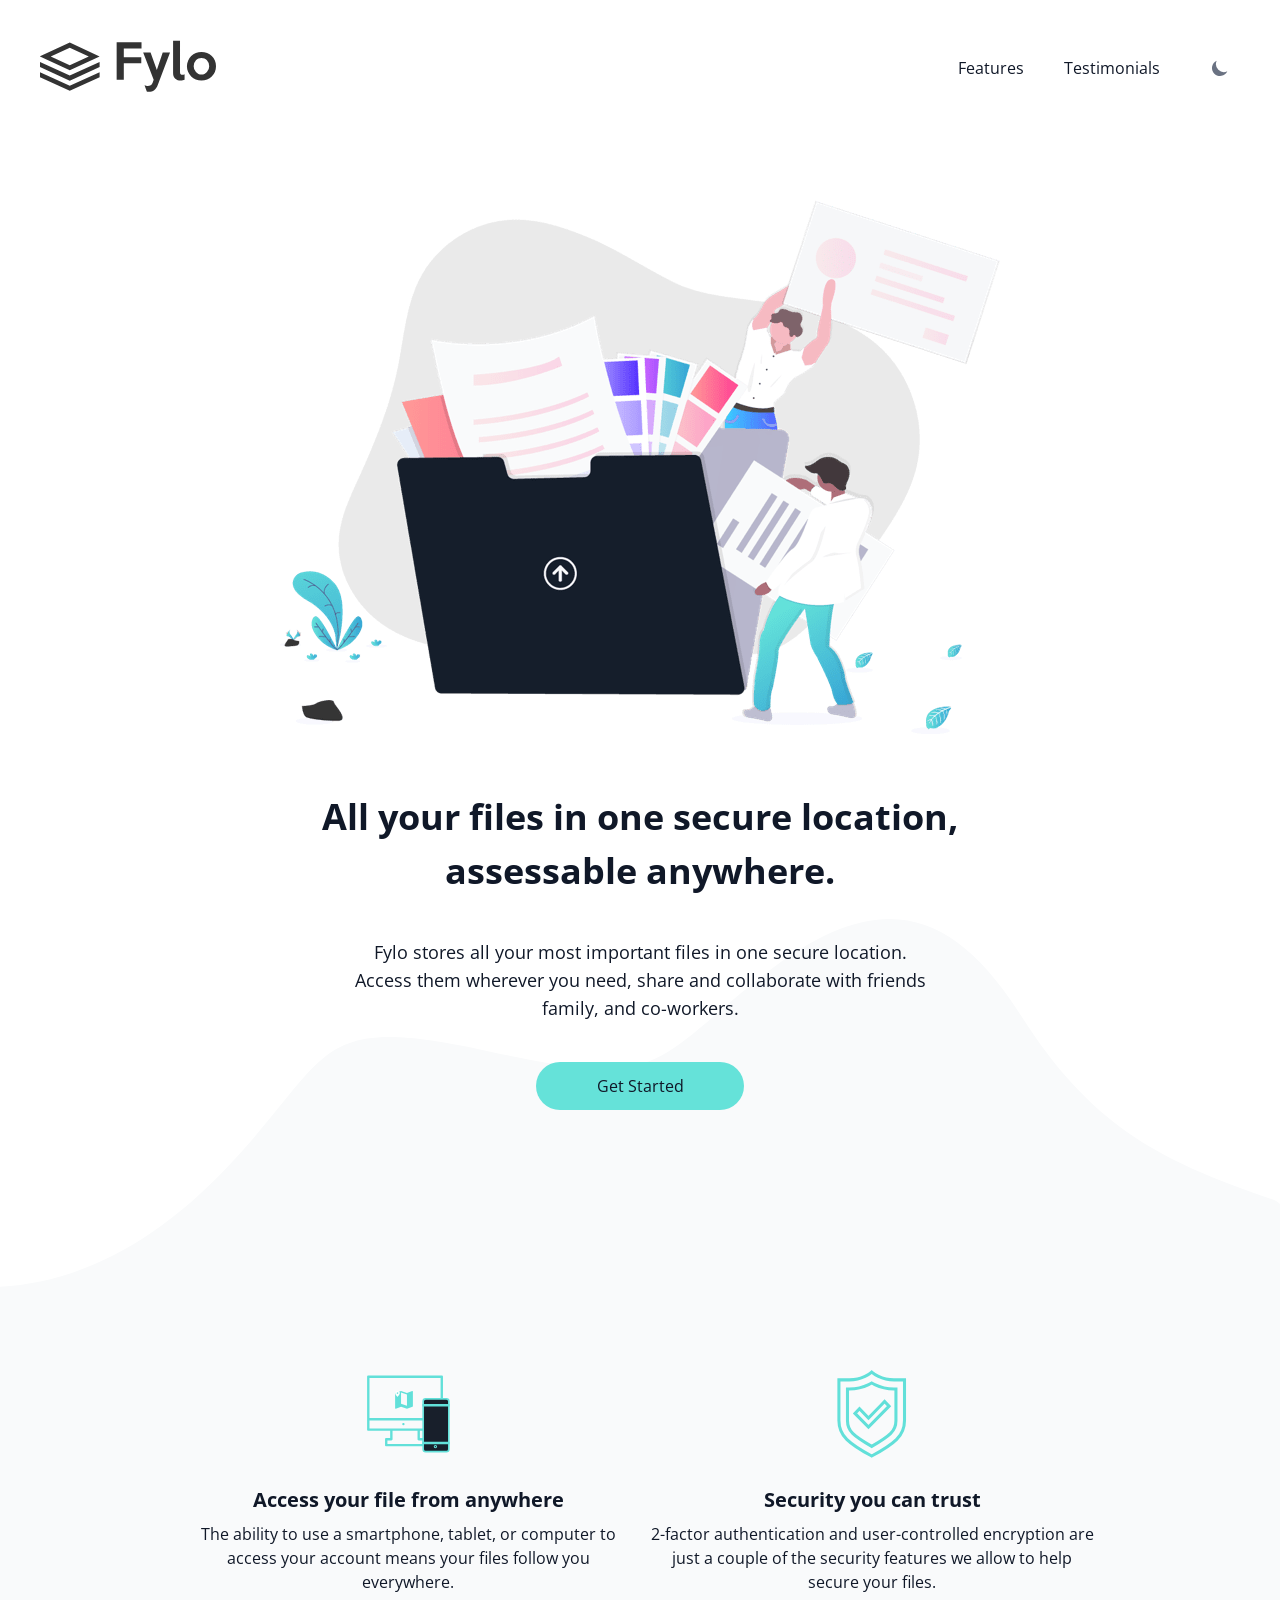
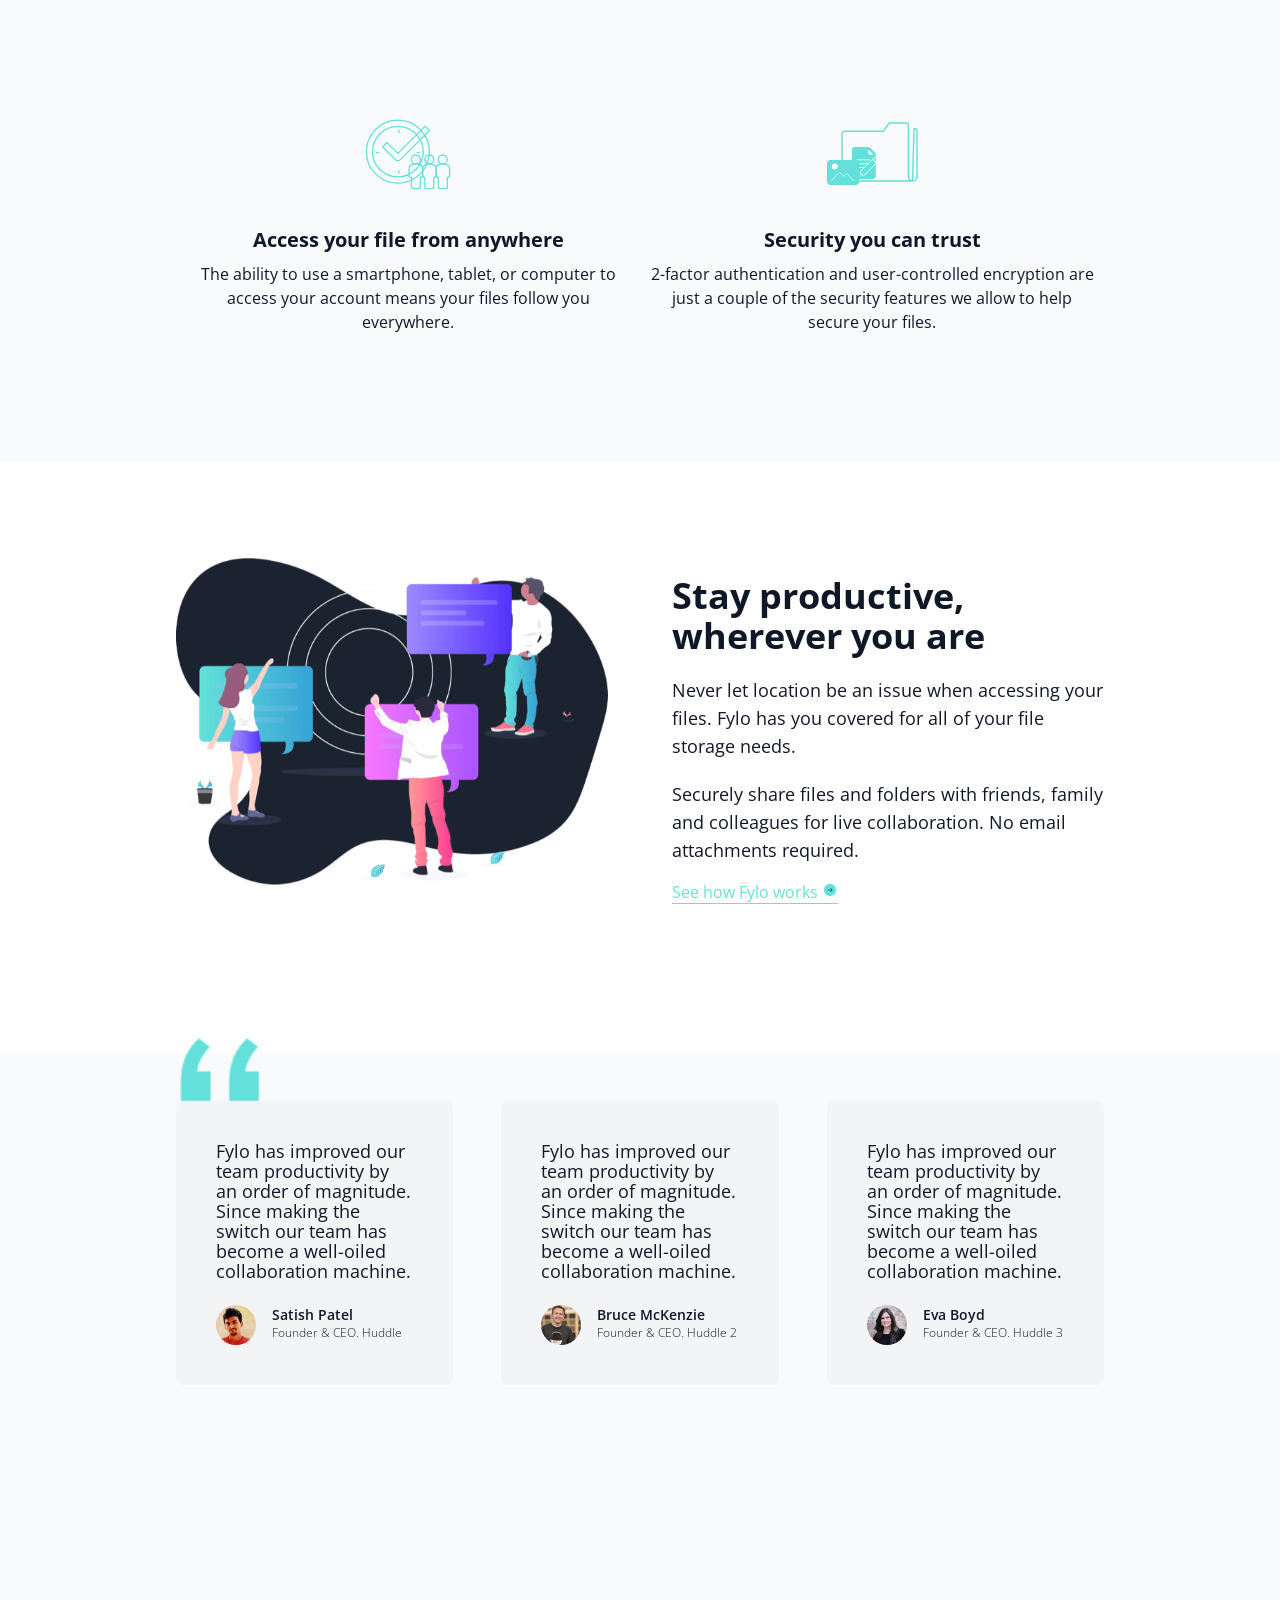
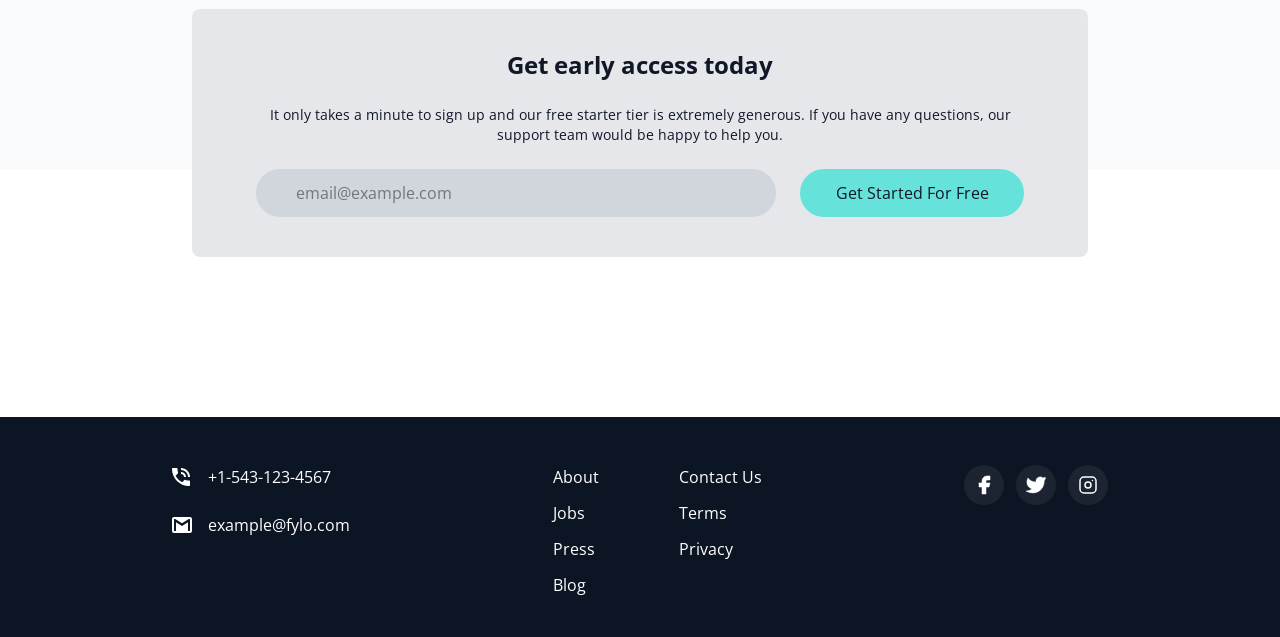
<file: fylo/index.html>
<!DOCTYPE html>
<html lang="en" class="scroll-smooth">

    <head>
        <meta charset="UTF-8">
        <meta name="viewport" content="width=device-width, initial-scale=1.0">
        <title>Tailwindcss V4 Fylo</title>
        <link rel="icon" type="image/png" href="./images/favicon-32x32.png">
        <script>
            // https://www.freecodecamp.org/news/how-to-build-a-dark-mode-switcher-with-tailwind-css-and-flowbite
            if (
                localStorage.getItem('color-theme') === 'dark' ||
                (!('color-theme' in localStorage) &&
                    window.matchMedia('(prefers-color-scheme: dark)').matches)
            ) {
                document.documentElement.classList.add('dark')
            } else {
                document.documentElement.classList.remove('dark')
            }
        </script>
      <script type="module" crossorigin src="js/script.js"></script>
      <link rel="stylesheet" crossorigin href="css/script.css">
    </head>

    <body class="text-gray-900 dark:bg-fylodarkBlue dark:text-white min-h-screen transition-colors duration-200">
        <!-- Header -->
        <header class="container mx-auto mt-10 px-6 text-center h-40 md:h-20">
            <!-- Dynamic Logo -->
            <div
                class="bg-logo-light-mode dark:bg-logo-dark-mode bg-no-repeat h-20 w-48 mx-auto md:mx-0 md:absolute top-10 left-10">
            </div>
            <!-- Menu -->
            <div class="flex items-center justify-center space-x-4 md:space-x-10 md:absolute top-12 right-10">
                <a href="#features" class="hover:text-fyloaccentCyan transition-colors">Features</a>
                <a href="#testimonials" class="hover:text-fyloaccentCyan transition-colors">Testimonials</a>
                <!-- Dark/Light Mode Button -->
                <button type="button" id="theme-toggle" aria-label="Toggle dark-light mode"
                    class="text-gray-500 dark:text-gray-400 hover:bg-gray-100 dark:hover:bg-gray-700 focus:outline-none focus:ring-4 focus:ring-gray-200 dark:focus:ring-gray-700 rounded-lg text-sm p-2.5 cursor-pointer">
                    <!-- Dark SVG Icon -->
                    <svg id="theme-toggle-dark-icon" class="w-5 h-5 hidden" fill="currentColor" viewBox="0 0 20 20"
                        xmlns="http://www.w3.org/2000/svg">
                        <path d="M17.293 13.293A8 8 0 016.707 2.707a8.001 8.001 0 1010.586 10.586z"></path>
                    </svg>
                    <!-- Light SVG Icon -->
                    <svg id="theme-toggle-light-icon" class="w-5 h-5 hidden" fill="currentColor" viewBox="0 0 20 20"
                        xmlns="http://www.w3.org/2000/svg">
                        <path
                            d="M10 2a1 1 0 011 1v1a1 1 0 11-2 0V3a1 1 0 011-1zm4 8a4 4 0 11-8 0 4 4 0 018 0zm-.464 4.95l.707.707a1 1 0 001.414-1.414l-.707-.707a1 1 0 00-1.414 1.414zm2.12-10.607a1 1 0 010 1.414l-.706.707a1 1 0 11-1.414-1.414l.707-.707a1 1 0 011.414 0zM17 11a1 1 0 100-2h-1a1 1 0 100 2h1zm-7 4a1 1 0 011 1v1a1 1 0 11-2 0v-1a1 1 0 011-1zM5.05 6.464A1 1 0 106.465 5.05l-.708-.707a1 1 0 00-1.414 1.414l.707.707zm1.414 8.486l-.707.707a1 1 0 01-1.414-1.414l.707-.707a1 1 0 011.414 1.414zM4 11a1 1 0 100-2H3a1 1 0 000 2h1z"
                            fill-rule="evenodd" clip-rule="evenodd"></path>
                    </svg>
                </button>
            </div>
        </header>

        <!-- Hero Section -->
        <section id="hero" class="bg-curvy-light-mode dark:bg-curvy-dark-mode bg-no-repeat bg-contain bg-bottom">
            <!-- Hero Container -->
            <div class="container mx-auto px-6 text-center md:pt-20 pb-52">
                <img src="./images/illustration-intro.png" alt="" class="mx-auto">
                <h1 class="max-w-2xl mx-auto mb-10 text-3xl font-bold leading-normal mt-14 md:text-4xl">
                    All your files in one secure location, assessable anywhere.
                </h1>
                <p class="max-w-sm mx-auto mb-10 text-sm md:max-w-xl md:text-lg">
                    Fylo stores all your most important files in one secure location.
                    Access them wherever you need, share and collaborate with friends
                    family, and co-workers.
                </p>
                <button type="button" class="p-3 rounded-full w-52 bg-fyloaccentCyan hover:scale-95">
                    Get Started
                </button>
            </div>
        </section>

        <!-- Feature Section -->
        <section id="features" class="pt-12 bg-gray-50 dark:bg-fylodarkBlue1">
            <!-- Features Container -->
            <div class="container mx-auto px-6 pb-32">
                <!-- First Row -->
                <div class="flex flex-col space-y-24 text-center md:flex-row md:space-y-0">
                    <!-- Item 1 -->
                    <div class="flex flex-col items-center space-y-2 md:w-1/2">
                        <div class="flex items-center justify-center h-24 mb-6">
                            <img src="./images/icon-access-anywhere.svg" alt="">
                        </div>
                        <h3 class="text-xl font-bold">Access your file from anywhere</h3>
                        <p class="max-w-md">
                            The ability to use a smartphone, tablet, or computer to access
                            your account means your files follow you everywhere.
                        </p>
                    </div>
                    <!-- Item 2 -->
                    <div class="flex flex-col items-center space-y-2 md:w-1/2">
                        <div class="flex items-center justify-center h-24 mb-6">
                            <img src="./images/icon-security.svg" alt="">
                        </div>
                        <h3 class="text-xl font-bold">Security you can trust</h3>
                        <p class="max-w-md">
                            2-factor authentication and user-controlled encryption are just a
                            couple of the security features we allow to help secure your
                            files.
                        </p>
                    </div>
                </div>

                <!-- Second Row -->
                <div class="flex flex-col space-y-24 mt-28 text-center md:flex-row md:space-y-0">
                    <!-- Item 3 -->
                    <div class="flex flex-col items-center space-y-2 md:w-1/2">
                        <div class="flex items-center justify-center h-24 mb-6">
                            <img src="./images/icon-collaboration.svg" alt="">
                        </div>
                        <h3 class="text-xl font-bold">Access your file from anywhere</h3>
                        <p class="max-w-md">
                            The ability to use a smartphone, tablet, or computer to access
                            your account means your files follow you everywhere.
                        </p>
                    </div>
                    <!-- Item 4 -->
                    <div class="flex flex-col items-center space-y-2 md:w-1/2">
                        <div class="flex items-center justify-center h-24 mb-6">
                            <img src="./images/icon-any-file.svg" alt="">
                        </div>
                        <h3 class="text-xl font-bold">Security you can trust</h3>
                        <p class="max-w-md">
                            2-factor authentication and user-controlled encryption are just a
                            couple of the security features we allow to help secure your
                            files.
                        </p>
                    </div>
                </div>
            </div>
        </section>
        <!-- Productive Section -->
        <section id="productive" class="bg-white dark:bg-fylodarkBlue">
            <!-- Productive Container -->
            <div class="container flex flex-col items-center mx-auto px-6 pt-24 pb-32 md:flex-row md:space-x-16">
                <!-- Image -->
                <div class="md:w-1/2">
                    <img src="./images/illustration-stay-productive.png" alt="" class="mb-10">
                </div>
                <!-- Content -->
                <div class="flex flex-col items-start md:w-1/2">
                    <div class="flex flex-col space-y-5">
                        <h4 class="max-w-md text-xl font-bold md:text-4xl">
                            Stay productive, wherever you are
                        </h4>
                        <p class="text-md md:text-lg">
                            Never let location be an issue when accessing your files. Fylo has
                            you covered for all of your file storage needs.
                        </p>

                        <p class="text-md md:text-lg">
                            Securely share files and folders with friends, family and
                            colleagues for live collaboration. No email attachments required.
                        </p>
                    </div>

                    <!-- Link -->
                    <div class="block mt-4">
                        <a href="#" class="border-b border-fyloaccentCyan text-fyloaccentCyan">
                            See how Fylo works
                            <img src="./images/icon-arrow.svg" alt="" class="inline pb-2">
                        </a>
                    </div>
                </div>
            </div>
        </section>

        <!-- Testimonials Section -->
        <section id="testimonials" class="bg-gray-50 dark:bg-fylodarkBlue">
            <!-- Testimonials Container -->
            <div class="container mx-auto px-6 pt-12 pb-80 md:pb-96">
                <!-- Boxes Container -->
                <div class="relative flex flex-col w-full space-y-6 md:flex-row md:space-y-0 md:space-x-12">
                    <!-- Quotes Image -->
                    <img src="./images/bg-quotes.png" alt="" class="absolute left-1 -top-2 w-10 md:-top-16 md:w-20">

                    <!-- Box 1 -->
                    <div class="flex flex-col p-10 space-y-6 rounded-lg bg-gray-100 dark:bg-fylodarkBlue3 md:w-1/3">
                        <p class="text-sm leading-5 md:text-lg">
                            Fylo has improved our team productivity by an order of magnitude.
                            Since making the switch our team has become a well-oiled
                            collaboration machine.
                        </p>
                        <!-- Customer Info -->
                        <div class="flex space-x-4">
                            <img src="./images/profile-1.jpg" alt="" class="w-10 h-10 rounded-full">
                            <div>
                                <h5 class="text-sm font-semibold">Satish Patel</h5>
                                <p class="text-xs font-extralight">Founder &amp; CEO. Huddle</p>
                            </div>
                        </div>
                    </div>

                    <!-- Box 2 -->
                    <div class="flex flex-col p-10 space-y-6 rounded-lg bg-gray-100 dark:bg-fylodarkBlue3 md:w-1/3">
                        <p class="text-sm leading-5 md:text-lg">
                            Fylo has improved our team productivity by an order of magnitude.
                            Since making the switch our team has become a well-oiled
                            collaboration machine.
                        </p>
                        <!-- Customer Info -->
                        <div class="flex space-x-4">
                            <img src="./images/profile-2.jpg" alt="" class="w-10 h-10 rounded-full">
                            <div>
                                <h5 class="text-sm font-semibold">Bruce McKenzie</h5>
                                <p class="text-xs font-extralight">Founder &amp; CEO. Huddle 2</p>
                            </div>
                        </div>
                    </div>

                    <!-- Box 3 -->
                    <div class="flex flex-col p-10 space-y-6 rounded-lg bg-gray-100 dark:bg-fylodarkBlue3 md:w-1/3">
                        <p class="text-sm leading-5 md:text-lg">
                            Fylo has improved our team productivity by an order of magnitude.
                            Since making the switch our team has become a well-oiled
                            collaboration machine.
                        </p>
                        <!-- Customer Info -->
                        <div class="flex space-x-4">
                            <img src="./images/profile-3.jpg" alt="" class="w-10 h-10 rounded-full">
                            <div>
                                <h5 class="text-sm font-semibold">Eva Boyd</h5>
                                <p class="text-xs font-extralight">Founder &amp; CEO. Huddle 3</p>
                            </div>
                        </div>
                    </div>
                </div>
            </div>
        </section>

        <!-- Early Access Section -->
        <section id="early-access" class="relative px-6 dark:bg-fylodarkBlue2 md:px-0">
            <div
                class="relative -top-40 max-w-4xl mx-auto p-10 px-6 space-y-6 text-center rounded-lg bg-gray-200 dark:bg-fylodarkBlue1 md:px-16">
                <h5 class="text-2xl font-bold">Get early access today</h5>
                <p class="text-sm">
                    It only takes a minute to sign up and our free starter tier is
                    extremely generous. If you have any questions, our support team would
                    be happy to help you.
                </p>
                <!-- Input & Button Container -->
                <div class="flex flex-col items-start space-y-6 md:flex-row md:space-y-0 md:space-x-6">
                    <div class="w-full md:flex-1">
                        <input type="text" class="bg-gray-300 dark:bg-gray-500 w-full px-10 py-3 rounded-full focus:outline-none"
                            placeholder="email@example.com">
                    </div>

                    <button  type="button" class="w-full p-3 px-6 rounded-full bg-fyloaccentCyan md:w-56 hover:scale-95">
                        Get Started For Free
                    </button>
                </div>
            </div>
        </section>

        <!-- Footer -->
        <footer class="bg-fylodarkBlue2 text-white">
            <div class="container mx-auto pt-12 px-5 pb-10">
                <!-- Flex Container For All Items -->
                <div class="flex flex-col justify-between space-y-24 md:flex-row md:space-y-0">
                    <!-- Email & Phone -->
                    <div class="mt-10 space-y-6">
                        <div class="flex items-center space-x-3 md:-mt-10">
                            <div class="w-6">
                                <img src="./images/icon-phone.svg" alt="" class="scale-100">
                            </div>
                            <div>+1-543-123-4567</div>
                        </div>
                        <div class="flex items-center space-x-3">
                            <div class="w-6">
                                <img src="./images/icon-email.svg" alt="" class="scale-100">
                            </div>
                            <div>example@fylo.com</div>
                        </div>
                    </div>

                    <!-- Menus -->
                    <div class="flex flex-col space-y-10 text-xl md:text-base md:space-x-20 md:space-y-0 md:flex-row">
                        <div class="flex flex-col space-y-3">
                            <a href="#">About</a>
                            <a href="#">Jobs</a>
                            <a href="#">Press</a>
                            <a href="#">Blog</a>
                        </div>
                        <div class="flex flex-col space-y-3">
                            <a href="#">Contact Us</a>
                            <a href="#">Terms</a>
                            <a href="#">Privacy</a>
                        </div>
                    </div>

                    <!-- Social -->
                    <div class="flex justify-center pb-10 space-x-3">
                        <div>
                            <a href="#" aria-label="Follow us on Facebook">
                                <img src="./images/facebook.svg" alt="" class="p-2 bg-fylodarkBlue rounded-full ficon">
                            </a>
                        </div>
                        <div>
                            <a href="#" aria-label="Follow us on Twitter">
                                <img src="./images/twitter.svg" alt="" class="p-2 bg-fylodarkBlue rounded-full ficon">
                            </a>
                        </div>
                        <div>
                            <a href="#" aria-label="Follow us on Instagram">
                                <img src="./images/instagram.svg" alt="" class="p-2 bg-fylodarkBlue rounded-full ficon">
                            </a>
                        </div>
                    </div>

                </div>
            </div>
        </footer>
    </body>

</html>
</file>
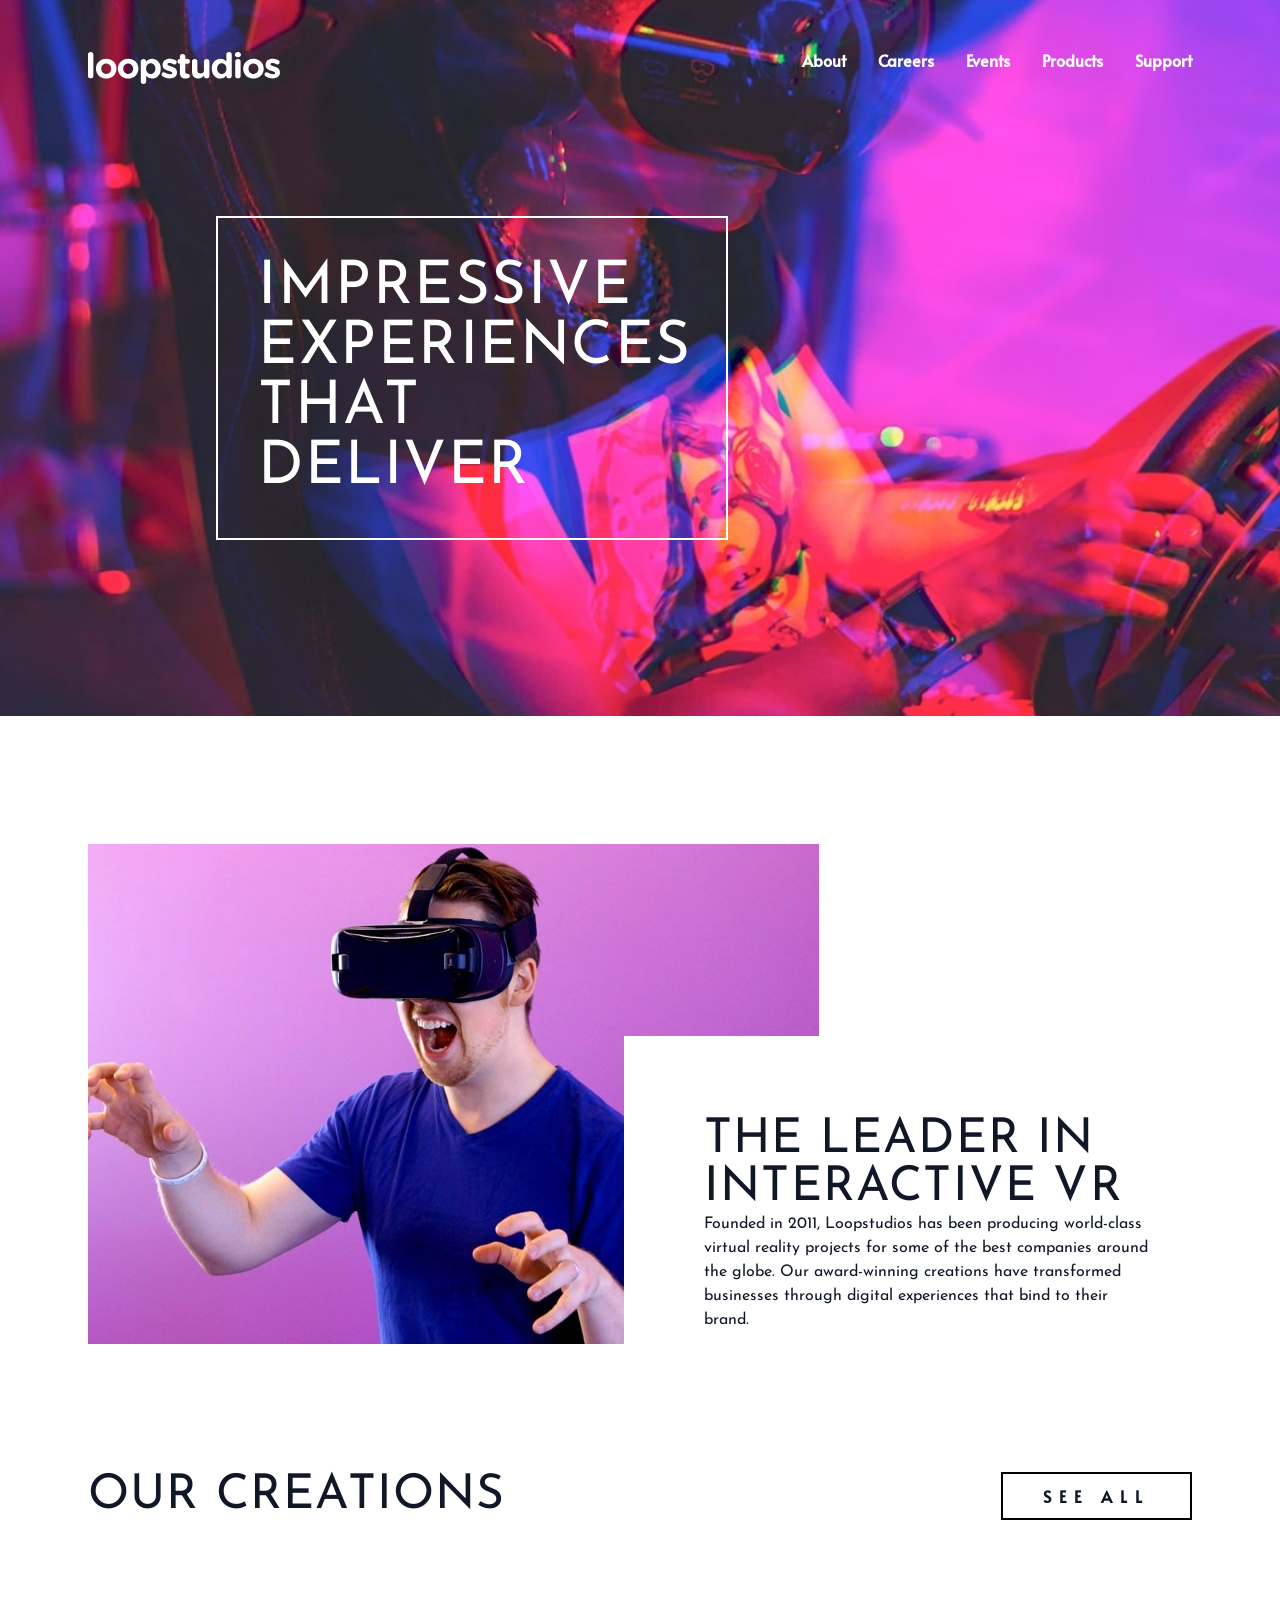
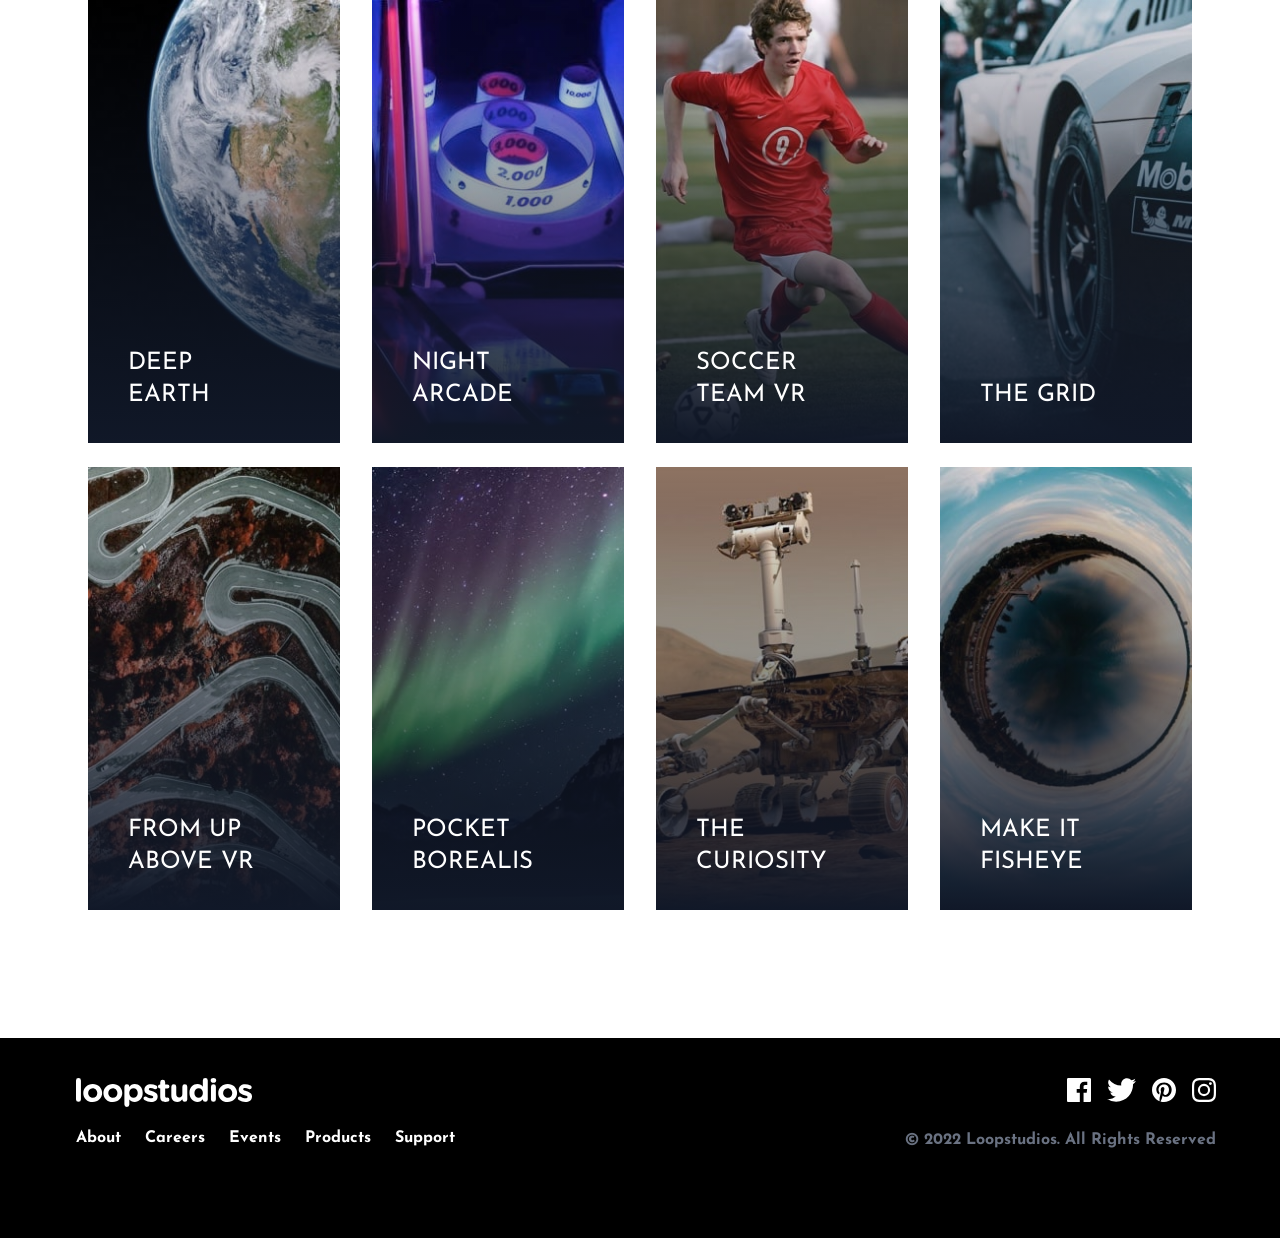
<file: loopstudios/index.html>
<!DOCTYPE html>
<html lang="en">

    <head>
        <meta charset="UTF-8">
        <meta name="viewport" content="width=device-width, initial-scale=1.0">
        <title>Tailwindcss V4 Loopstudios Website</title>
        <link rel="icon" type="image/png" href="images/favicon-32x32.png">
      <script type="module" crossorigin src="js/main.js"></script>
      <link rel="stylesheet" crossorigin href="css/main.css">
    </head>

    <body>
        <!-- Hero section -->
        <section id="hero" class="bg-hero-mobile bg-center bg-no-repeat bg-cover md:bg-hero-desktop">
            <!-- Hero Container -->
            <div class="container  max-w-6xl mx-auto px-6 py-12">
                <!-- Menu/Logo Container -->
                <nav class="flex items-center justify-between font-bold text-white">
                    <!-- Logo -->
                    <img src="./images/logo.svg" alt="">
                    <!-- Menu -->
                    <div class="hidden h-10 font-alata md:flex md:space-x-8">
                        <div class="group">
                            <a href="#">About</a>
                            <div class="mx-2 group-hover:border-b group-hover:border-blue-50"></div>
                        </div>

                        <div class="group">
                            <a href="#">Careers</a>
                            <div class="mx-2 group-hover:border-b group-hover:border-blue-50"></div>
                        </div>

                        <div class="group">
                            <a href="#">Events</a>
                            <div class="mx-2 group-hover:border-b group-hover:border-blue-50"></div>
                        </div>

                        <div class="group">
                            <a href="#">Products</a>
                            <div class="mx-2 group-hover:border-b group-hover:border-blue-50"></div>
                        </div>

                        <div class="group">
                            <a href="#">Support</a>
                            <div class="mx-2 group-hover:border-b group-hover:border-blue-50"></div>
                        </div>

                    </div>
                    <!-- Hamburger Button-->
                    <div class="md:hidden">
                        <button id="menu-btn" type="button" aria-label="Toggle menu" class="z-40 block hamburger md:hidden focus:outline-none">
                            <span class="hamburger-top"></span>
                            <span class="hamburger-middle"></span>
                            <span class="hamburger-bottom"></span>
                        </button>
                    </div>
                </nav>
                <!-- mobile Menu -->
                <div id="menu" class="absolute top-0 bottom-0 left-0 hidden flex-col self-endw-full min-h-screen py-1 pt-40 pl-12 space-y-3 text-lg text-white uppercase bg-black">
                    <a href="" class="hover:text-pink-500">About</a>
                    <a href="" class="hover:text-pink-500">Careers</a>
                    <a href="" class="hover:text-pink-500">Events</a>
                    <a href="" class="hover:text-pink-500">Products</a>
                    <a href="" class="hover:text-pink-500">Support</a>

                </div>
                <div
                    class="max-w-lg mt-32 mb-32 px-4 font-josefin tracking-wide text-4xl text-white uppercase border-2 md:p-10 md:m-32 md:text-6xl">
                    Impressive Experiences That Deliver
                </div>
            </div>
        </section>
        <!-- Feature Section -->
        <section id="feature">
            <!-- Feature Container -->
            <div class="relative container flex flex-col max-w-6xl mx-auto my-32 px-6 text-gray-900 md:flex-row">
                <!-- Image -->
                <img src="./images/desktop/image-interactive.jpg" alt="">
                <!-- Text Container -->
                <div class="top-48 pr-0 bg-white md:absolute md:right-0 md:py-20 md:pl-20">
                    <h2
                        class="mx-auto max-w-lg mt-10 font-josefin tracking-wide text-4xl text-center text-gray-900 uppercase md:text-5xl md:mt-0 md:text-left">
                        The leader in interactive VR
                    </h2>
                    <p class="mx-auto max-w-md text-center md:text-left md:mx-0">
                        Founded in 2011, Loopstudios has been producing world-class virtual
                        reality projects for some of the best companies around the globe.
                        Our award-winning creations have transformed businesses through
                        digital experiences that bind to their brand.
                    </p>
                </div>
            </div>
        </section>
        <!-- Creations Section -->
        <section id="creations">
            <!-- Creations Container -->
            <div class="container max-w-6xl mx-auto my-32 px-6 text-gray-900">
                <!-- Creations Header -->
                <div class="flex justify-center mb-20 md:justify-between">
                    <h2 class="text-4xl text-center uppercase md:text-left md:text-5xl font-josefin tracking-wide">
                        Our Creations
                    </h2>
                    <button type="button" class="hidden btn md:block">
                        See All
                    </button>
                </div>
                <!-- Items Container 1 -->
                <div class="item-container">
                    <!-- Item 1 -->
                    <div class="group item">
                        <!-- Desktop Image -->
                        <img src="./images/desktop/image-deep-earth.jpg" alt=""
                            class="hidden w-full duration-200 md:block group-hover:scale-110">
                        <!-- Mobile Image -->
                        <img src="./images/mobile/image-deep-earth.jpg" alt="" class="w-full md:hidden">
                        <!-- Item Gradient-->
                        <div class="item-gradient"></div>
                        <!-- Item Text-->
                        <h5>Deep Earth</h5>
                    </div>
                    <!-- Item 2 -->
                    <div class="group item">
                        <!-- Desktop Image -->
                        <img src="./images/desktop/image-night-arcade.jpg" alt=""
                            class="hidden w-full duration-200 md:block group-hover:scale-110">
                        <!-- Mobile Image -->
                        <img src="./images/mobile/image-night-arcade.jpg" alt="" class="w-full md:hidden">
                        <!-- Item Gradient-->
                        <div class="item-gradient"></div>
                        <!-- Item Text-->
                        <h5>Night Arcade</h5>
                    </div>
                    <!-- Item 3 -->
                    <div class="group item">
                        <!-- Desktop Image -->
                        <img src="./images/desktop/image-soccer-team.jpg" alt=""
                            class="hidden w-full duration-200 md:block group-hover:scale-110">
                        <!-- Mobile Image -->
                        <img src="./images/mobile/image-soccer-team.jpg" alt="" class="w-full md:hidden">
                        <!-- Item Gradient-->
                        <div class="item-gradient"></div>
                        <!-- Item Text-->
                        <h5>Soccer Team VR</h5>
                    </div>
                    <!-- Item 4 -->
                    <div class="group item">
                        <!-- Desktop Image -->
                        <img src="./images/desktop/image-grid.jpg" alt=""
                            class="hidden w-full duration-200 md:block group-hover:scale-110">
                        <!-- Mobile Image -->
                        <img src="./images/mobile/image-grid.jpg" alt="" class="w-full md:hidden">
                        <!-- Item Gradient-->
                        <div class="item-gradient"></div>
                        <!-- Item Text-->
                        <h5>The Grid</h5>
                    </div>
                </div>
                <!-- Items Container 2 -->
                <div class="item-container mt-6">
                    <!-- Item 1 -->
                    <div class="group item">
                        <!-- Desktop Image -->
                        <img src="./images/desktop/image-from-above.jpg" alt=""
                            class="hidden w-full duration-200 md:block group-hover:scale-110">
                        <!-- Mobile Image -->
                        <img src="./images/mobile/image-from-above.jpg" alt="" class="w-full md:hidden">
                        <!-- Item Gradient-->
                        <div class="item-gradient"></div>
                        <!-- Item Text-->
                        <h5>From Up Above VR</h5>
                    </div>
                    <!-- Item 2 -->
                    <div class="group item">
                        <!-- Desktop Image -->
                        <img src="./images/desktop/image-pocket-borealis.jpg" alt=""
                            class="hidden w-full duration-200 md:block group-hover:scale-110">
                        <!-- Mobile Image -->
                        <img src="./images/mobile/image-pocket-borealis.jpg" alt="" class="w-full md:hidden">
                        <!-- Item Gradient-->
                        <div class="item-gradient"></div>
                        <!-- Item Text-->
                        <h5>Pocket Borealis</h5>
                    </div>
                    <!-- Item 3 -->
                    <div class="group item">
                        <!-- Desktop Image -->
                        <img src="./images/desktop/image-curiosity.jpg" alt=""
                            class="hidden w-full duration-200 md:block group-hover:scale-110">
                        <!-- Mobile Image -->
                        <img src="./images/mobile/image-curiosity.jpg" alt="" class="w-full md:hidden">
                        <!-- Item Gradient-->
                        <div class="item-gradient"></div>
                        <!-- Item Text-->
                        <h5>The Curiosity</h5>
                    </div>
                    <!-- Item 4 -->
                    <div class="group item">
                        <!-- Desktop Image -->
                        <img src="./images/desktop/image-fisheye.jpg" alt=""
                            class="hidden w-full duration-200 md:block group-hover:scale-110">
                        <!-- Mobile Image -->
                        <img src="./images/mobile/image-fisheye.jpg" alt="" class="w-full md:hidden">
                        <!-- Item Gradient-->
                        <div class="item-gradient"></div>
                        <!-- Item Text-->
                        <h5>Make it Fisheye</h5>
                    </div>
                </div>
                <!-- Bottom Container -->
                <div class="flex justify-center mt-10 md:hidden">
                    <button type="button" class="btn w-full md:hidden">See All</button>
                </div>
            </div>
        </section>

        <footer class="bg-black">
            <!-- Container -->
            <div class="container max-w-6xl py-10 mx-auto">
                <!-- Footer Flex Container -->
                <div
                    class="flex flex-col items-center mb-8 space-y-6 md:flex-row md:space-y-0 md:justify-between md:items-start">
                    <!-- Menu & Logo Container -->
                    <div class="flex flex-col items-center space-y-8 md:items-start md:space-y-4">
                        <!-- Logo -->
                        <div class="h-8">
                            <img src="./images/logo.svg" alt="" class="w-44 md:ml-3">
                        </div>
                        <!-- Menu Container -->
                        <div
                            class="flex flex-col items-center space-y-4 font-bold text-white md:flex-row md:space-y-0 md:space-x-6 md:ml-3">
                            <!-- Item 1 -->
                            <div class="h-10 group">
                                <a href="#">About</a>
                                <div class="mx-2 group-hover:border-b group-hover:border-blue-50"></div>
                            </div>
                            <!-- Item 2 -->
                            <div class="h-10 group">
                                <a href="#">Careers</a>
                                <div class="mx-2 group-hover:border-b group-hover:border-blue-50"></div>
                            </div>
                            <!-- Item 3 -->
                            <div class="h-10 group">
                                <a href="#">Events</a>
                                <div class="mx-2 group-hover:border-b group-hover:border-blue-50"></div>
                            </div>
                            <!-- Item 4 -->
                            <div class="h-10 group">
                                <a href="#">Products</a>
                                <div class="mx-2 group-hover:border-b group-hover:border-blue-50"></div>
                            </div>
                            <!-- Item 5 -->
                            <div class="h-10 group">
                                <a href="#">Support</a>
                                <div class="mx-2 group-hover:border-b group-hover:border-blue-50"></div>
                            </div>
                        </div>
                    </div>

                    <!-- Social & Copy Container -->
                    <div class="flex flex-col items-start justify-between space-y-4 text-gray-500 md:items-end">
                        <!-- icons Container -->
                        <div class="flex items-center justify-center mx-auto space-x-4 md:justify-end md:mx-0">
                            <!-- Icon 1 -->
                            <div class="group">
                                <a href="#" aria-label="Visit our Facebook page"
                                    class="block pb-2 border-b-2 border-transparent group-hover:border-blue-50 transition-colors duration-200">
                                    <img src="./images/icon-facebook.svg" alt="" class="h-6">
                                </a>
                            </div>
                            <!-- Icon 2 -->
                            <div class="group">
                                <a href="#" aria-label="Follow us on Twitter"
                                    class="block pb-2 border-b-2 border-transparent group-hover:border-blue-50 transition-colors duration-200">
                                    <img src="./images/icon-twitter.svg" alt="" class="h-6">
                                </a>
                            </div>
                            <!-- Icon 3 -->
                            <div class="group">
                                <a href="#" aria-label="Follow us on Pinterest"
                                    class="block pb-2 border-b-2 border-transparent group-hover:border-blue-50 transition-colors duration-200">
                                    <img src="./images/icon-pinterest.svg" alt="" class="h-6">
                                </a>
                            </div>
                            <!-- Icon 4 -->
                            <div class="group">
                                <a href="#" aria-label="Follow us on Instagram"
                                    class="block pb-2 border-b-2 border-transparent group-hover:border-blue-50 transition-colors duration-200">
                                    <img src="./images/icon-instagram.svg" alt="" class="h-6">
                                </a>
                            </div>
                        </div>

                        <!-- Copy -->
                        <div class="font-bold">
                            &copy; 2022 Loopstudios. All Rights Reserved
                        </div>
                    </div>
                </div>
            </div>
        </footer>
    </body>

</html>
</file>
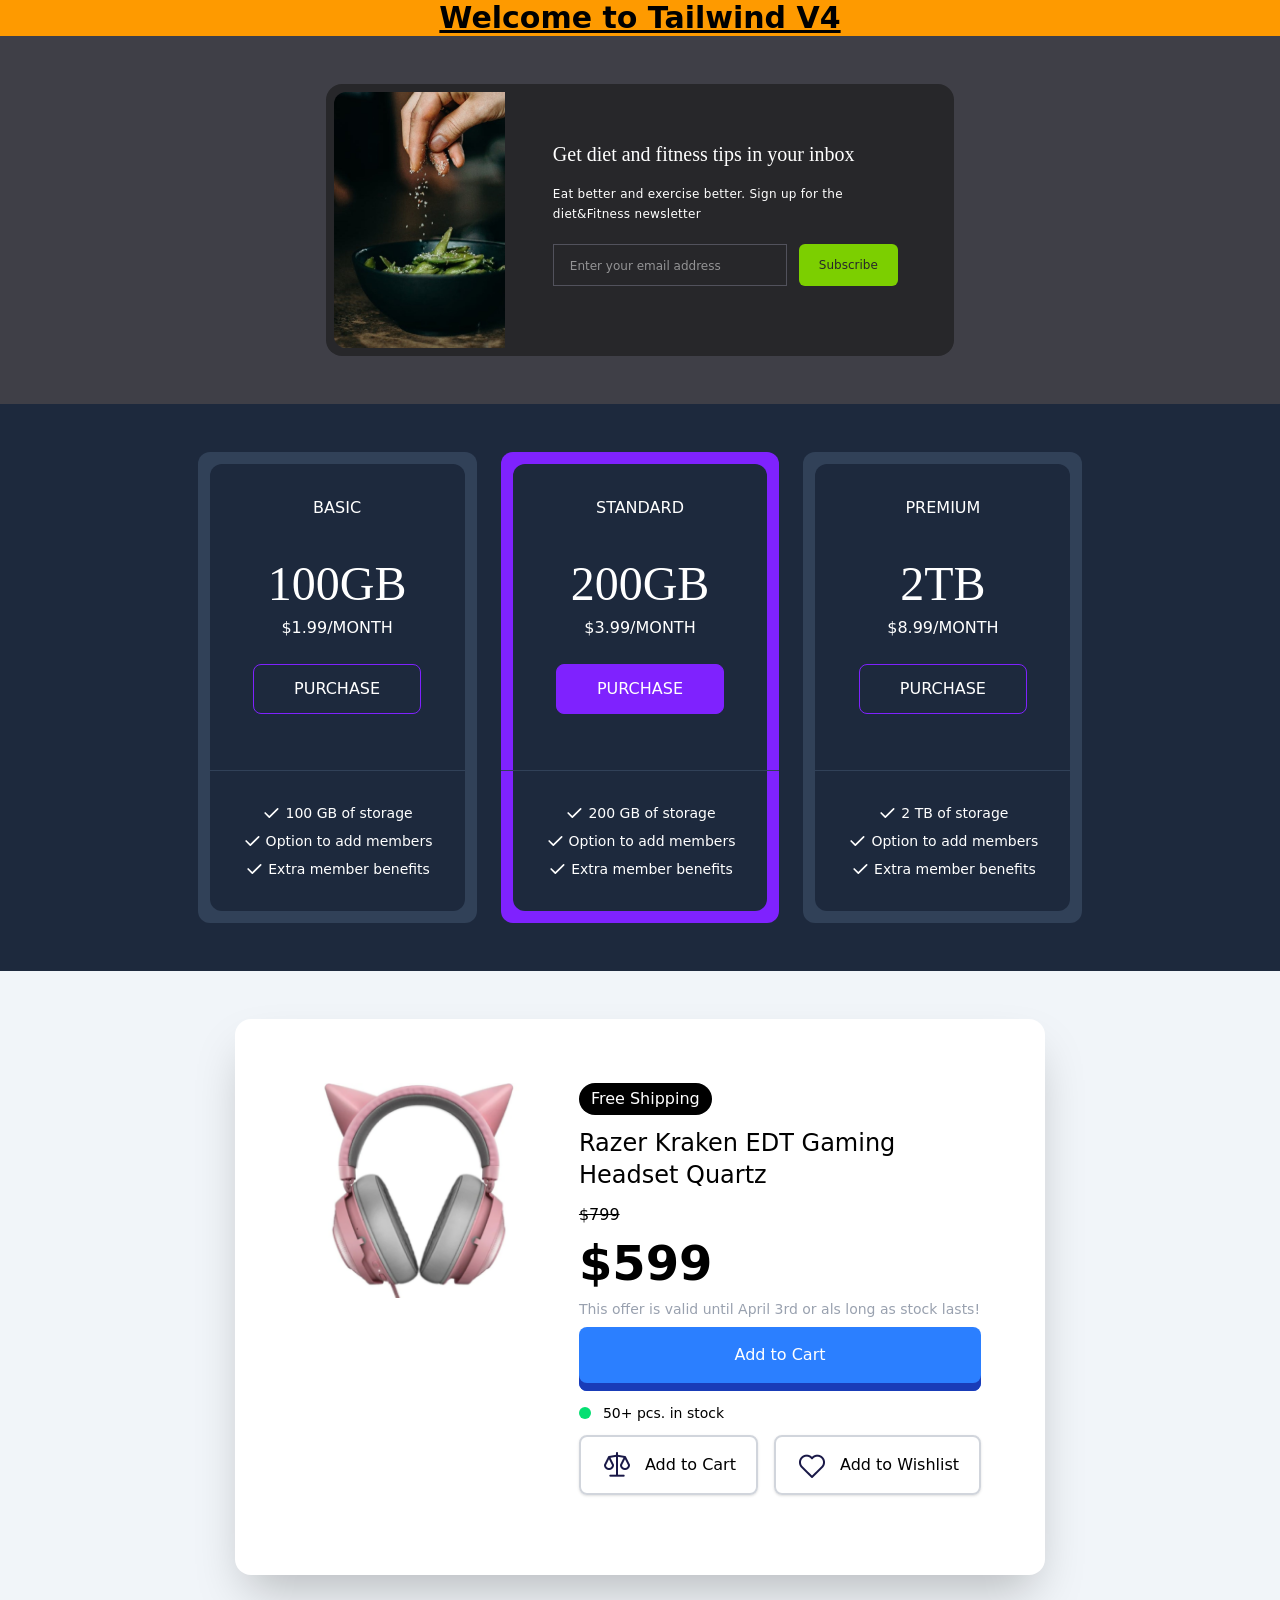
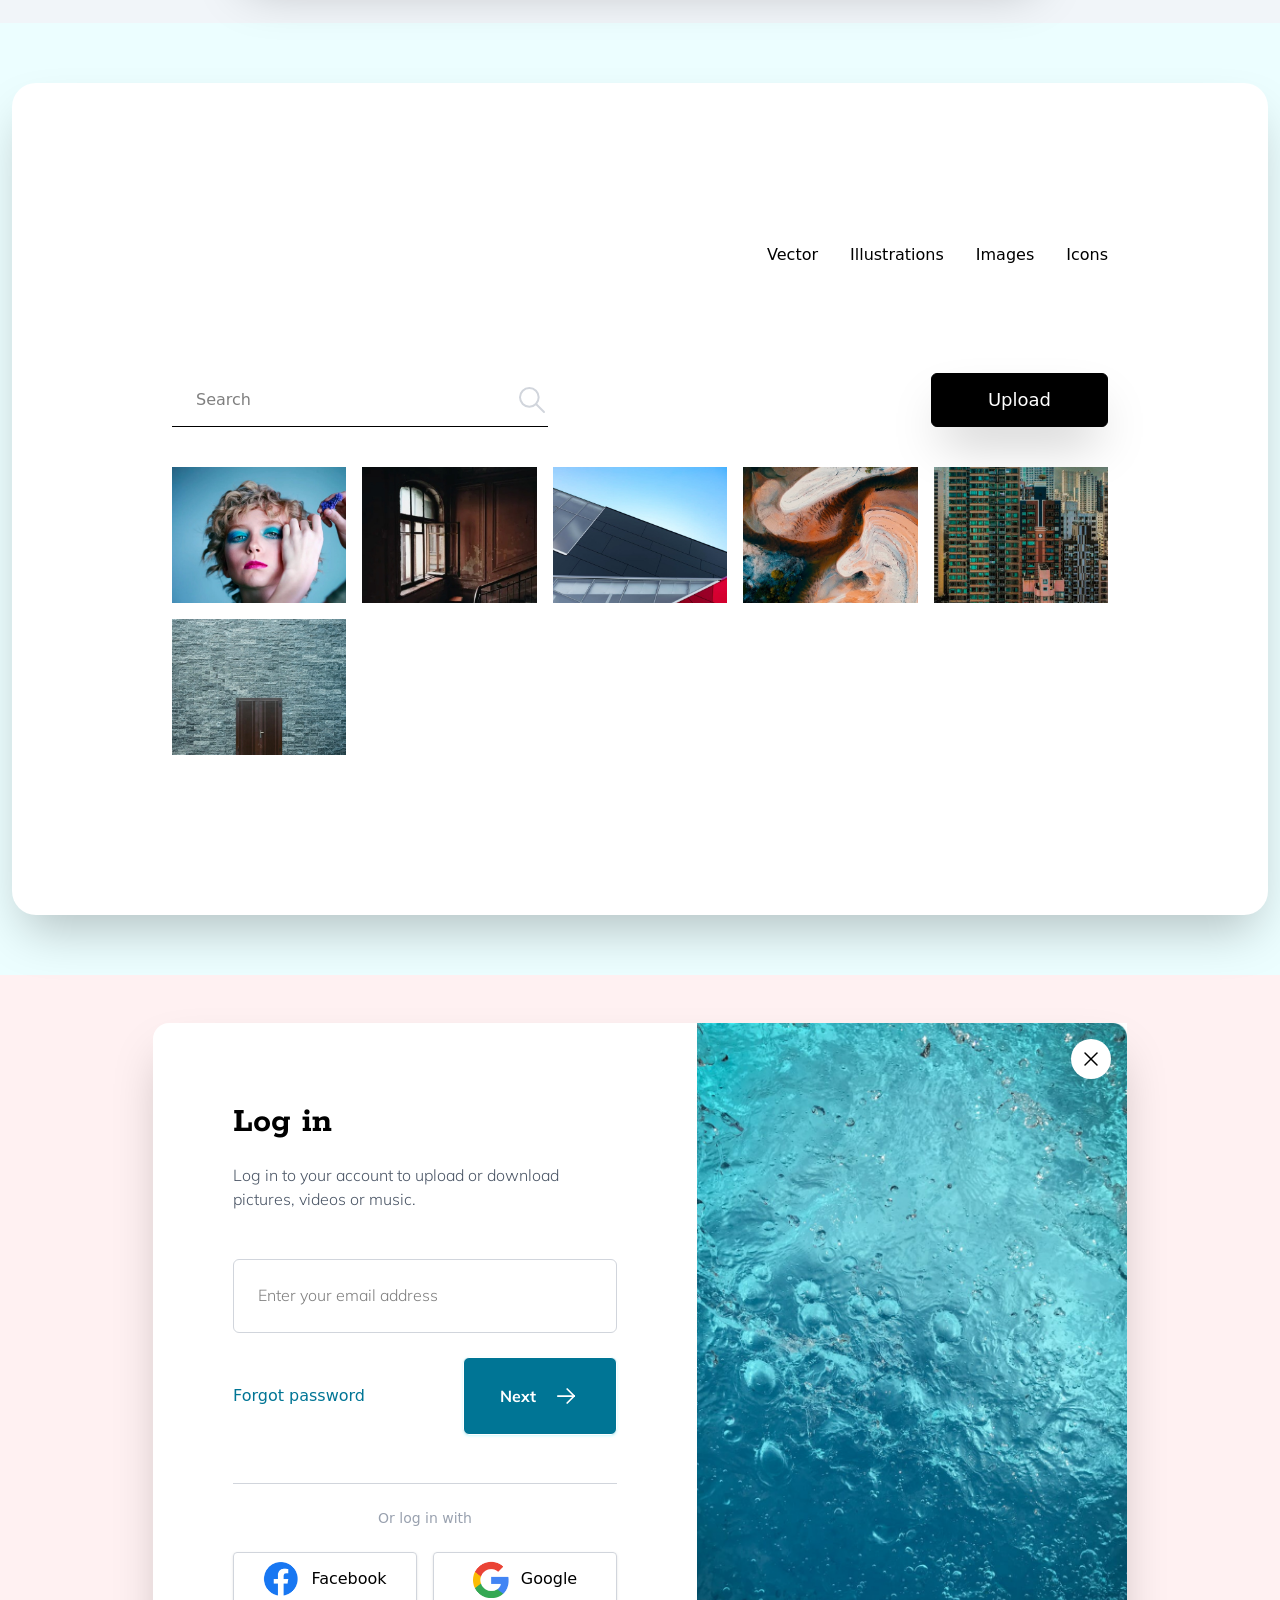
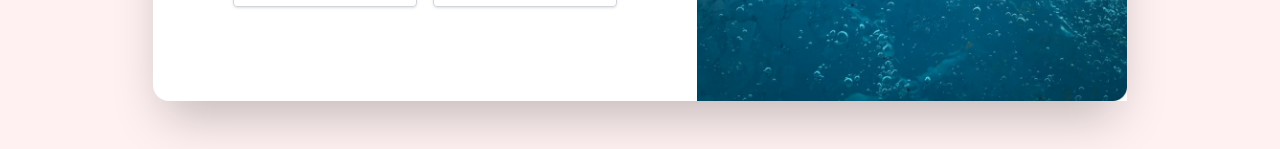
<file: mini-projects/index.html>
<!DOCTYPE html>
<html lang="en">

    <head>
        <meta charset="UTF-8">
        <meta name="viewport" content="width=device-width, initial-scale=1.0">
        <title>Voorbeelden</title>
      <link rel="stylesheet" crossorigin href="assets/voorbeelden.css">
    </head>

    <body>
        <div class="text-3xl font-bold underline text-center bg-amber-500">Welcome to Tailwind V4</div>
        <!-------------------------->
        <!-- email subscribe card -->
        <!-------------------------->

        <!-- Background Container -->
        <div class="flex items-center justify-center min-h-auto py-12 bg-zinc-700">
            <!-- Card -->
            <div class="bg-zinc-800 p-2 mx-6 rounded-2xl">
                <!-- Flex Container-->
                <div class="flex flex-col md:flex-row rounded-l-xl">

                    <!-- Image-->
                    <img src="./assets/image.jpg" alt=""
                        class="object-fit rounded-xl h-80 md:h-64 md:rounded-l-xl md:rounded-r-none transform hover:scale-105 hover:rounded-xl duration-200">
                    <!-- Content-->
                    <div class="p-6 md:p-12">
                        <h2 class="font-serif text-xl font-medium text-center text-white md:text-left">Get diet and
                            fitness
                            tips in your inbox</h2>
                        <p class="max-w-xs my-4 text-xs leading-5 tracking-wide text-center text-white md:text-left">Eat
                            better and exercise better. Sign up for the diet&amp;Fitness newsletter</p>
                        <div class="flex flex-col mt-5 space-y-4 md:space-x-3 md:flex-row md:space-y-0">
                            <input
                                class="text-white text-center p-2 px-4 bg-zinc-800 border border-zinc-600 placeholder:text-xs md:text-left placeholder:md:text-left focus:outline-none"
                                type="text" placeholder="Enter your email address">
                            <button type="button"
                                class="bg-lime-500 hover:bg-lime-700 hover:text-white px-5 py-3 text-xs rounded-md text-zinc-800 duration-500">Subscribe</button>
                        </div>
                    </div>
                </div>
            </div>
        </div>

        <!-------------------------->
        <!--    pricing  cards    -->
        <!-------------------------->

        <!-- Background Container -->
        <div class="flex items-center justify-center min-h-auto py-12 bg-slate-800">
            <!-- Card Container -->
            <div class="flex flex-col my-6 space-y-6 md:space-y-0 md:space-x-6 md:flex-row md:my-0">
                <!-- Colum 1 -->
                <div class="bg-slate-700 rounded-xl text-white">
                    <!-- Upper Container-->
                    <div class="p-8 mx-3 mt-3 rounded-t-xl bg-slate-800">
                        <div class="text-center uppercase">Basic
                            <h2 class="mt-10 font-serif text-5xl text-center">100GB</h2>
                            <h3 class="mt-2 text-center">$1.99/Month</h3>
                            <a class="inline-block px-10 py-3 my-6 text-center border border-violet-600 rounded-lg hover:bg-violet-800 hover:border-violet-800 duration-200"
                                href="#">Purchase</a>
                        </div>
                    </div>
                    <!-- Divider Border -->
                    <div class="border-t border-slate-700"></div>
                    <!-- Lower Container-->
                    <div class="p-8 mx-3 mb-3 rounded-b-xl bg-slate-800">
                        <!-- List Container -->
                        <div class="flex flex-col space-y-2">
                            <!-- List Item 1 -->
                            <div class="flex justify-center">
                                <svg xmlns="http://www.w3.org/2000/svg" class="w-5 h-5" viewBox="0 0 24 24"
                                    stroke-width="2" stroke="currentColor" fill="none" stroke-linecap="round"
                                    stroke-linejoin="round">
                                    <path stroke="none" d="M0 0h24v24H0z" fill="none" />
                                    <path d="M5 12l5 5l10 -10" />
                                </svg>
                                <span class="text-sm ml-1">100 GB of storage</span>
                            </div>
                            <!-- List Item 2 -->
                            <div class="flex justify-center">
                                <svg xmlns="http://www.w3.org/2000/svg" class="w-5 h-5" viewBox="0 0 24 24"
                                    stroke-width="2" stroke="currentColor" fill="none" stroke-linecap="round"
                                    stroke-linejoin="round">
                                    <path stroke="none" d="M0 0h24v24H0z" fill="none" />
                                    <path d="M5 12l5 5l10 -10" />
                                </svg>
                                <span class="text-sm ml-1">Option to add members</span>
                            </div>
                            <!-- List Item 2 -->
                            <div class="flex justify-center">
                                <svg xmlns="http://www.w3.org/2000/svg" class="w-5 h-5" viewBox="0 0 24 24"
                                    stroke-width="2" stroke="currentColor" fill="none" stroke-linecap="round"
                                    stroke-linejoin="round">
                                    <path stroke="none" d="M0 0h24v24H0z" fill="none" />
                                    <path d="M5 12l5 5l10 -10" />
                                </svg>
                                <span class="text-sm ml-1">Extra member benefits</span>
                            </div>
                        </div>

                    </div>
                </div>

                <!-- Colum 2 -->
                <div class="bg-violet-600 rounded-xl text-white">
                    <!-- Upper Container-->
                    <div class="p-8 mx-3 mt-3 rounded-t-xl bg-slate-800">
                        <div class="text-center uppercase">Standard
                            <h2 class="mt-10 font-serif text-5xl text-center">200GB</h2>
                            <h3 class="mt-2 text-center">$3.99/Month</h3>
                            <a class="inline-block px-10 py-3 my-6 text-center bg-violet-600 border border-violet-600 rounded-lg hover:bg-violet-800 hover:border-violet-800 duration-200"
                                href="#">Purchase</a>
                        </div>
                    </div>
                    <!-- Divider Border -->
                    <div class="border-t border-slate-700"></div>
                    <!-- Lower Container-->
                    <div class="p-8 mx-3 mb-3 rounded-b-xl bg-slate-800">
                        <!-- List Container -->
                        <div class="flex flex-col space-y-2">
                            <!-- List Item 1 -->
                            <div class="flex justify-center">
                                <svg xmlns="http://www.w3.org/2000/svg" class="w-5 h-5" viewBox="0 0 24 24"
                                    stroke-width="2" stroke="currentColor" fill="none" stroke-linecap="round"
                                    stroke-linejoin="round">
                                    <path stroke="none" d="M0 0h24v24H0z" fill="none" />
                                    <path d="M5 12l5 5l10 -10" />
                                </svg>
                                <span class="text-sm ml-1">200 GB of storage</span>
                            </div>
                            <!-- List Item 2 -->
                            <div class="flex justify-center">
                                <svg xmlns="http://www.w3.org/2000/svg" class="w-5 h-5" viewBox="0 0 24 24"
                                    stroke-width="2" stroke="currentColor" fill="none" stroke-linecap="round"
                                    stroke-linejoin="round">
                                    <path stroke="none" d="M0 0h24v24H0z" fill="none" />
                                    <path d="M5 12l5 5l10 -10" />
                                </svg>
                                <span class="text-sm ml-1">Option to add members</span>
                            </div>
                            <!-- List Item 2 -->
                            <div class="flex justify-center">
                                <svg xmlns="http://www.w3.org/2000/svg" class="w-5 h-5" viewBox="0 0 24 24"
                                    stroke-width="2" stroke="currentColor" fill="none" stroke-linecap="round"
                                    stroke-linejoin="round">
                                    <path stroke="none" d="M0 0h24v24H0z" fill="none" />
                                    <path d="M5 12l5 5l10 -10" />
                                </svg>
                                <span class="text-sm ml-1">Extra member benefits</span>
                            </div>
                        </div>

                    </div>
                </div>
                <!-- Colum 3 -->
                <div class="bg-slate-700 rounded-xl text-white">
                    <!-- Upper Container-->
                    <div class="p-8 mx-3 mt-3 rounded-t-xl bg-slate-800">
                        <div class="text-center uppercase">Premium
                            <h2 class="mt-10 font-serif text-5xl text-center">2TB</h2>
                            <h3 class="mt-2 text-center">$8.99/Month</h3>
                            <a class="inline-block px-10 py-3 my-6 text-center border border-violet-600 rounded-lg hover:bg-violet-800 hover:border-violet-800 duration-200"
                                href="#">Purchase</a>
                        </div>
                    </div>
                    <!-- Divider Border -->
                    <div class="border-t border-slate-700"></div>
                    <!-- Lower Container-->
                    <div class="p-8 mx-3 mb-3 rounded-b-xl bg-slate-800">
                        <!-- List Container -->
                        <div class="flex flex-col space-y-2">
                            <!-- List Item 1 -->
                            <div class="flex justify-center">
                                <svg xmlns="http://www.w3.org/2000/svg" class="w-5 h-5" viewBox="0 0 24 24"
                                    stroke-width="2" stroke="currentColor" fill="none" stroke-linecap="round"
                                    stroke-linejoin="round">
                                    <path stroke="none" d="M0 0h24v24H0z" fill="none" />
                                    <path d="M5 12l5 5l10 -10" />
                                </svg>
                                <span class="text-sm ml-1">2 TB of storage</span>
                            </div>
                            <!-- List Item 2 -->
                            <div class="flex justify-center">
                                <svg xmlns="http://www.w3.org/2000/svg" class="w-5 h-5" viewBox="0 0 24 24"
                                    stroke-width="2" stroke="currentColor" fill="none" stroke-linecap="round"
                                    stroke-linejoin="round">
                                    <path stroke="none" d="M0 0h24v24H0z" fill="none" />
                                    <path d="M5 12l5 5l10 -10" />
                                </svg>
                                <span class="text-sm ml-1">Option to add members</span>
                            </div>
                            <!-- List Item 2 -->
                            <div class="flex justify-center">
                                <svg xmlns="http://www.w3.org/2000/svg" class="w-5 h-5" viewBox="0 0 24 24"
                                    stroke-width="2" stroke="currentColor" fill="none" stroke-linecap="round"
                                    stroke-linejoin="round">
                                    <path stroke="none" d="M0 0h24v24H0z" fill="none" />
                                    <path d="M5 12l5 5l10 -10" />
                                </svg>
                                <span class="text-sm ml-1">Extra member benefits</span>
                            </div>
                        </div>
                    </div>
                </div>
            </div>
        </div>


        <!-------------------------->
        <!--    product  modal    -->
        <!-------------------------->

        <!-- Background Container -->
        <div class="flex items-center justify-center min-h-auto py-12 bg-slate-100">
            <!-- Card Container -->
            <div
                class="flex flex-col m-3 p-6 space-y-10 bg-white rounded-2xl shadow-2xl md:flex-row md:space-y-0 md:space-x-10 md:m-0 md:p-16">
                <!-- Image Div -->
                <div>
                    <img src="./assets/headphone.png" alt="" class="mx-auto w-60 duration-200 hover:scale-105">
                </div>
                <!-- Content -->
                <div class="flex flex-col space-y-6">
                    <!-- Label and Title Container-->
                    <div class="flex flex-col mb-4 space-y-3 text-center md:text-left">
                        <div>
                            <div class="inline-block bg-black text-white px-3 py-1 rounded-full">Free Shipping</div>
                        </div>
                        <!-- Title -->
                        <div class="max-w-sm text-2xl font-medium">
                            Razer Kraken EDT Gaming Headset Quartz
                        </div>
                        <!-- Price Container -->
                        <div class="flex flex-col mb-4 space-y-3 text-center md:text-left">
                            <p class="line-through">$799</p>
                            <p class="text-5xl font-bold">$599</p>
                            <p class="text-sm font-light text-gray-400">This offer is valid until April 3rd or als long
                                as
                                stock lasts!</p>
                        </div>
                        <!-- Button Group -->
                        <div class="group">
                            <button type="button"
                                class="w-full relative bg-blue-700 rounded-lg active:translate-y-1 transition-transform duration-150">
                                <!-- De schaduw/bodemlaag blijft vaststaan -->
                                <span class="absolute inset-0 bg-blue-800 rounded-lg"></span>

                                <!-- De toplaag schuift naar beneden bij hover of active -->
                                <span
                                    class="block relative px-8 py-4 bg-blue-500 text-white rounded-lg -translate-y-2 transition-transform duration-150 group-hover:translate-y-0 active:translate-y-0">
                                    Add to Cart
                                </span>
                            </button>
                        </div>
                        <!-- Stock -->
                        <div class="flex items-center space-x-3 group">
                            <div class="w-3 h-3 bg-green-400 rounded-full group-hover:animate-ping"></div>
                            <div class="text-sm">50+ pcs. in stock</div>
                        </div>
                        <!-- Bottom Buttons Container -->
                        <div class="flex flex-col space-y-4 md:space-y-0 md:space-x-4 md:flex-row">
                            <button type="button"
                                class="flex items-center justify-center py-3 px-5 space-x-3 border-2 border-gray-300 rounded-lg shadow-sm hover:bg-opacity-30 hover:shadow-lg hover:-translate-y-0.5 transition-all duration-150">
                                <img src="[data-uri]" alt="" class="w-8">
                                <span>Add to Cart</span>
                            </button>
                            <button type="button"
                                class="flex items-center justify-center py-3 px-5 space-x-3 border-2 border-gray-300 rounded-lg shadow-sm hover:bg-opacity-30 hover:shadow-lg hover:-translate-y-0.5 transition-all duration-150">
                                <img src="[data-uri]" alt="" class="w-8">
                                <span>Add to Wishlist</span>
                            </button>
                        </div>
                    </div>
                </div>
            </div>
        </div>

        <!-------------------------->
        <!--    Image  Gallery    -->
        <!-------------------------->

        <!-- Background Container -->
        <div class="flex items-center justify-center min-h-auto py-12 bg-cyan-50">
            <!-- Card -->
            <div class="bg-white p-6 m-3 space-y-10 shadow-2xl rounded-3xl md:p-40">
                <!-- Menu Container-->
                <div
                    class="flex flex-col items-center justify-center space-y-3 md:flex-row md:space-y-0 md:space-x-8 md:mb-24 md:justify-end">
                    <!-- Menu Items -->
                    <div class="group">
                        <a href="#">Vector</a>
                        <div class="mx-2 mt-2 duration-500 border-b-2 opacity-0 border-black group-hover:opacity-100">
                        </div>
                    </div>
                    <div class="group">
                        <a href="#">Illustrations</a>
                        <div class="mx-2 mt-2 duration-500 border-b-2 opacity-0 border-black group-hover:opacity-100">
                        </div>
                    </div>
                    <div class="group">
                        <a href="#">Images</a>
                        <div class="mx-2 mt-2 duration-500 border-b-2 opacity-0 border-black group-hover:opacity-100">
                        </div>
                    </div>
                    <div class="group">
                        <a href="#">Icons</a>
                        <div class="mx-2 mt-2 duration-500 border-b-2 opacity-0 border-black group-hover:opacity-100">
                        </div>
                    </div>
                </div>
                <!-- Search Container -->
                <div class="flex flex-col justify-between space-y-5 md:flex-row md:space-y-0">
                    <!--Input and SVG container -->
                    <div class="flex justify-between border-b">
                        <input type="text" class="ml-6 border-none md:w-80 placeholder:font-thin focus:outline-none"
                            placeholder="Search">
                        <button type="button">
                            <span class="sr-only">Search</span>
                            <svg xmlns="http://www.w3.org/2000/svg"
                                class="w-8 text-gray-300 duration-200 hover:scale-110" viewBox="0 0 24 24"
                                stroke-width="1.5" stroke="currentColor" fill="none" stroke-linecap="round"
                                stroke-linejoin="round">
                                <path stroke="none" d="M0 0h24v24H0z" fill="none" />
                                <circle cx="10" cy="10" r="7" />
                                <line x1="21" y1="21" x2="15" y2="15" />
                            </svg>
                        </button>
                    </div>
                    <!-- Upload Button -->
                    <button type="button"
                        class="py-3 px-14 font-normal text-lg text-white bg-black border border-black rounded-md shadow-2xl duraration-200 hover:bg-white hover:text-black">Upload</button>
                </div>
                <!-- Gallery Container -->
                <div class="grid gap-4 md:grid-cols-3 lg:grid-cols-4 xl:grid-cols-5 2xl:grid-cols-6">
                    <!-- Image 1 -->
                    <div class="relative group">
                        <img src="./assets/image1.jpg" alt="" class="w-72">
                        <div
                            class="absolute bottom-0 left-0 right-0 p-2 px-4 text-white duration-500 opacity-0 group-hover:opacity-100 bg-black/40">
                            <div class="flex justify-between w-full">
                                <div class="font-normal">
                                    <p class="text-sm">Abstract Painting</p>
                                    <p class="text-sm">245 likes - 35 Shares</p>
                                </div>
                                <div class="flex items-center">
                                    <img src="data:image/svg+xml,%3csvg%20xmlns='http://www.w3.org/2000/svg'%20class='icon%20icon-tabler%20icon-tabler-bookmark'%20width='28'%20height='28'%20viewBox='0%200%2024%2024'%20stroke-width='1.2'%20stroke='%23ffffff'%20fill='none'%20stroke-linecap='round'%20stroke-linejoin='round'%3e%3cpath%20stroke='none'%20d='M0%200h24v24H0z'%20fill='none'/%3e%3cpath%20d='M9%204h6a2%202%200%200%201%202%202v14l-5%20-3l-5%203v-14a2%202%200%200%201%202%20-2'%20/%3e%3c/svg%3e" alt="bookmark">
                                </div>
                            </div>
                        </div>
                    </div>
                    <!-- Image 2 -->
                    <div class="relative group">
                        <img src="./assets/image2.jpg" alt="" class="w-72">
                        <div
                            class="absolute bottom-0 left-0 right-0 p-2 px-4 text-white duration-500 opacity-0 group-hover:opacity-100 bg-black/40">
                            <div class="flex justify-between w-full">
                                <div class="font-normal">
                                    <p class="text-sm">Abstract Painting</p>
                                    <p class="text-sm">245 likes - 35 Shares</p>
                                </div>
                                <div class="flex items-center">
                                    <img src="data:image/svg+xml,%3csvg%20xmlns='http://www.w3.org/2000/svg'%20class='icon%20icon-tabler%20icon-tabler-bookmark'%20width='28'%20height='28'%20viewBox='0%200%2024%2024'%20stroke-width='1.2'%20stroke='%23ffffff'%20fill='none'%20stroke-linecap='round'%20stroke-linejoin='round'%3e%3cpath%20stroke='none'%20d='M0%200h24v24H0z'%20fill='none'/%3e%3cpath%20d='M9%204h6a2%202%200%200%201%202%202v14l-5%20-3l-5%203v-14a2%202%200%200%201%202%20-2'%20/%3e%3c/svg%3e" alt="bookmark">
                                </div>
                            </div>
                        </div>
                    </div>
                    <!-- Image 3 -->
                    <div class="relative group">
                        <img src="./assets/image3.jpg" alt="" class="w-72">
                        <div
                            class="absolute bottom-0 left-0 right-0 p-2 px-4 text-white duration-500 opacity-0 group-hover:opacity-100 bg-black/40">
                            <div class="flex justify-between w-full">
                                <div class="font-normal">
                                    <p class="text-sm">Abstract Painting</p>
                                    <p class="text-sm">245 likes - 35 Shares</p>
                                </div>
                                <div class="flex items-center">
                                    <img src="data:image/svg+xml,%3csvg%20xmlns='http://www.w3.org/2000/svg'%20class='icon%20icon-tabler%20icon-tabler-bookmark'%20width='28'%20height='28'%20viewBox='0%200%2024%2024'%20stroke-width='1.2'%20stroke='%23ffffff'%20fill='none'%20stroke-linecap='round'%20stroke-linejoin='round'%3e%3cpath%20stroke='none'%20d='M0%200h24v24H0z'%20fill='none'/%3e%3cpath%20d='M9%204h6a2%202%200%200%201%202%202v14l-5%20-3l-5%203v-14a2%202%200%200%201%202%20-2'%20/%3e%3c/svg%3e" alt="bookmark">
                                </div>
                            </div>
                        </div>
                    </div>
                    <!-- Image 4 -->
                    <div class="relative group">
                        <img src="./assets/image4.jpg" alt="" class="w-72">
                        <div
                            class="absolute bottom-0 left-0 right-0 p-2 px-4 text-white duration-500 opacity-0 group-hover:opacity-100 bg-black/40">
                            <div class="flex justify-between w-full">
                                <div class="font-normal">
                                    <p class="text-sm">Abstract Painting</p>
                                    <p class="text-sm">245 likes - 35 Shares</p>
                                </div>
                                <div class="flex items-center">
                                    <img src="data:image/svg+xml,%3csvg%20xmlns='http://www.w3.org/2000/svg'%20class='icon%20icon-tabler%20icon-tabler-bookmark'%20width='28'%20height='28'%20viewBox='0%200%2024%2024'%20stroke-width='1.2'%20stroke='%23ffffff'%20fill='none'%20stroke-linecap='round'%20stroke-linejoin='round'%3e%3cpath%20stroke='none'%20d='M0%200h24v24H0z'%20fill='none'/%3e%3cpath%20d='M9%204h6a2%202%200%200%201%202%202v14l-5%20-3l-5%203v-14a2%202%200%200%201%202%20-2'%20/%3e%3c/svg%3e" alt="bookmark">
                                </div>
                            </div>
                        </div>
                    </div>
                    <!-- Image 5 -->
                    <div class="relative group">
                        <img src="./assets/image5.jpg" alt="" class="w-72">
                        <div
                            class="absolute bottom-0 left-0 right-0 p-2 px-4 text-white duration-500 opacity-0 group-hover:opacity-100 bg-black/40">
                            <div class="flex justify-between w-full">
                                <div class="font-normal">
                                    <p class="text-sm">Abstract Painting</p>
                                    <p class="text-sm">245 likes - 35 Shares</p>
                                </div>
                                <div class="flex items-center">
                                    <img src="data:image/svg+xml,%3csvg%20xmlns='http://www.w3.org/2000/svg'%20class='icon%20icon-tabler%20icon-tabler-bookmark'%20width='28'%20height='28'%20viewBox='0%200%2024%2024'%20stroke-width='1.2'%20stroke='%23ffffff'%20fill='none'%20stroke-linecap='round'%20stroke-linejoin='round'%3e%3cpath%20stroke='none'%20d='M0%200h24v24H0z'%20fill='none'/%3e%3cpath%20d='M9%204h6a2%202%200%200%201%202%202v14l-5%20-3l-5%203v-14a2%202%200%200%201%202%20-2'%20/%3e%3c/svg%3e" alt="bookmark">
                                </div>
                            </div>
                        </div>
                    </div>
                    <!-- Image 6 -->
                    <div class="relative group">
                        <img src="./assets/image6.jpg" alt="" class="w-72">
                        <div
                            class="absolute bottom-0 left-0 right-0 p-2 px-4 text-white duration-500 opacity-0 group-hover:opacity-100 bg-black/40">
                            <div class="flex justify-between w-full">
                                <div class="font-normal">
                                    <p class="text-sm">Abstract Painting</p>
                                    <p class="text-sm">245 likes - 35 Shares</p>
                                </div>
                                <div class="flex items-center">
                                    <img src="data:image/svg+xml,%3csvg%20xmlns='http://www.w3.org/2000/svg'%20class='icon%20icon-tabler%20icon-tabler-bookmark'%20width='28'%20height='28'%20viewBox='0%200%2024%2024'%20stroke-width='1.2'%20stroke='%23ffffff'%20fill='none'%20stroke-linecap='round'%20stroke-linejoin='round'%3e%3cpath%20stroke='none'%20d='M0%200h24v24H0z'%20fill='none'/%3e%3cpath%20d='M9%204h6a2%202%200%200%201%202%202v14l-5%20-3l-5%203v-14a2%202%200%200%201%202%20-2'%20/%3e%3c/svg%3e" alt="bookmark">
                                </div>
                            </div>
                        </div>
                    </div>
                </div>
            </div>
        </div>
        <!-------------------------->
        <!--     login  Modal     -->
        <!-------------------------->

        <!-- Background Container -->
        <div class="flex items-center justify-center min-h-auto py-12 bg-rose-50">
            <!-- Card Container -->
            <div
                class="relative flex flex-col m-6 space-y-10 bg-white shadow-2xl rounded-2xl md:flex-row md:space-y-0 md:m-0">
                <!-- Left Side -->
                <div class="p-6 md:p-20">
                    <!-- Top Content -->
                    <h2 class="font-rokkitt mb-5 text-4xl font-bold">Log in</h2>
                    <p class="max-w-sm mb-12 font-mulish font-light text-gray-600">
                        Log in to your account to upload or download pictures, videos or music.
                    </p>
                    <input type="text"
                        class="w-full p-6 border border-gray-300 rounded-md placeholder:font-mulish placeholder:font-light"
                        placeholder="Enter your email address">
                    <!-- middle Content-->
                    <div class="flex flex-col items-center justify-between mt-6 space-y-6 md:flex-row md:space-y-0">
                        <div class="font-thin text-cyan-700">Forgot password</div>
                        <button type="button"
                            class="w-full md:w-auto flex justify-center items-center p-6 space-x-4 font-mulish font-bold text-white rounded-md px-9 bg-cyan-700 shadow-sm shadow-cyan-100 hover:shadow-lg hover:bg-cyan-700/90 border transition hover:-translate-y-0.5 duration-150">
                            <span>Next</span>
                            <svg xmlns="http://www.w3.org/2000/svg" class="w-7" viewBox="0 0 24 24" stroke-width="1.5"
                                stroke="currentColor" fill="none" stroke-linecap="round" stroke-linejoin="round">
                                <path stroke="none" d="M0 0h24v24H0z" fill="none" />
                                <line x1="5" y1="12" x2="19" y2="12" />
                                <line x1="13" y1="18" x2="19" y2="12" />
                                <line x1="13" y1="6" x2="19" y2="12" />
                            </svg>
                        </button>
                    </div>
                    <!-- Border -->
                    <div class="mt-12 border-b border-b-gray-300"></div>
                    <!-- Bottom Content -->
                    <p class="py-6 font-thin text-sm text-center text-gray-400">Or log in with</p>
                    <!-- Bottom Buttons Container -->
                    <div class="flex flex-col space-x-0 space-y-6 md:flex-row md:space-x-4 md:space-y-0">
                        <button type="button"
                            class="flex items-center justify-center py-2 space-x-3 border border-gray-300 rounded shadow-sm hover:shadow-lg hover:-translate-0.5 duration-150 md:w-1/2">
                            <img src="[data-uri]" alt="" class="w-9">
                            <span>Facebook</span>
                        </button>
                        <button type="button"
                            class="flex items-center justify-center py-2 space-x-3 border border-gray-300 rounded shadow-sm hover:shadow-lg hover:-translate-0.5 duration-150 md:w-1/2">
                            <img src="[data-uri]" alt="" class="w-9">
                            <span>Google</span>
                        </button>
                    </div>



                </div>
                <!-- Right Side -->
                <img src="./assets/image7.jpg" alt="" class="w-107.5 hidden md:block">

                <!-- Close Button -->
                <div
                    class="group absolute top-4 right-4 flex items-center justify-center w-10 h-10 bg-gray-200 rounded-full md:bg-white md:top-4 hover:cursor-pointer hover:-translate-y-0.5 transition duration-150">
                    <svg xmlns="http://www.w3.org/2000/svg" class="w-6 h-6 text-black group-hover:text-gray-600"
                        viewBox="0 0 24 24" stroke-width="1.5" stroke="currentColor" fill="none" stroke-linecap="round"
                        stroke-linejoin="round">
                        <path stroke="none" d="M0 0h24v24H0z" fill="none" />
                        <line x1="18" y1="6" x2="6" y2="18" />
                        <line x1="6" y1="6" x2="18" y2="18" />
                    </svg>
                </div>
            </div>
        </div>

    </body>

</html>
</file>
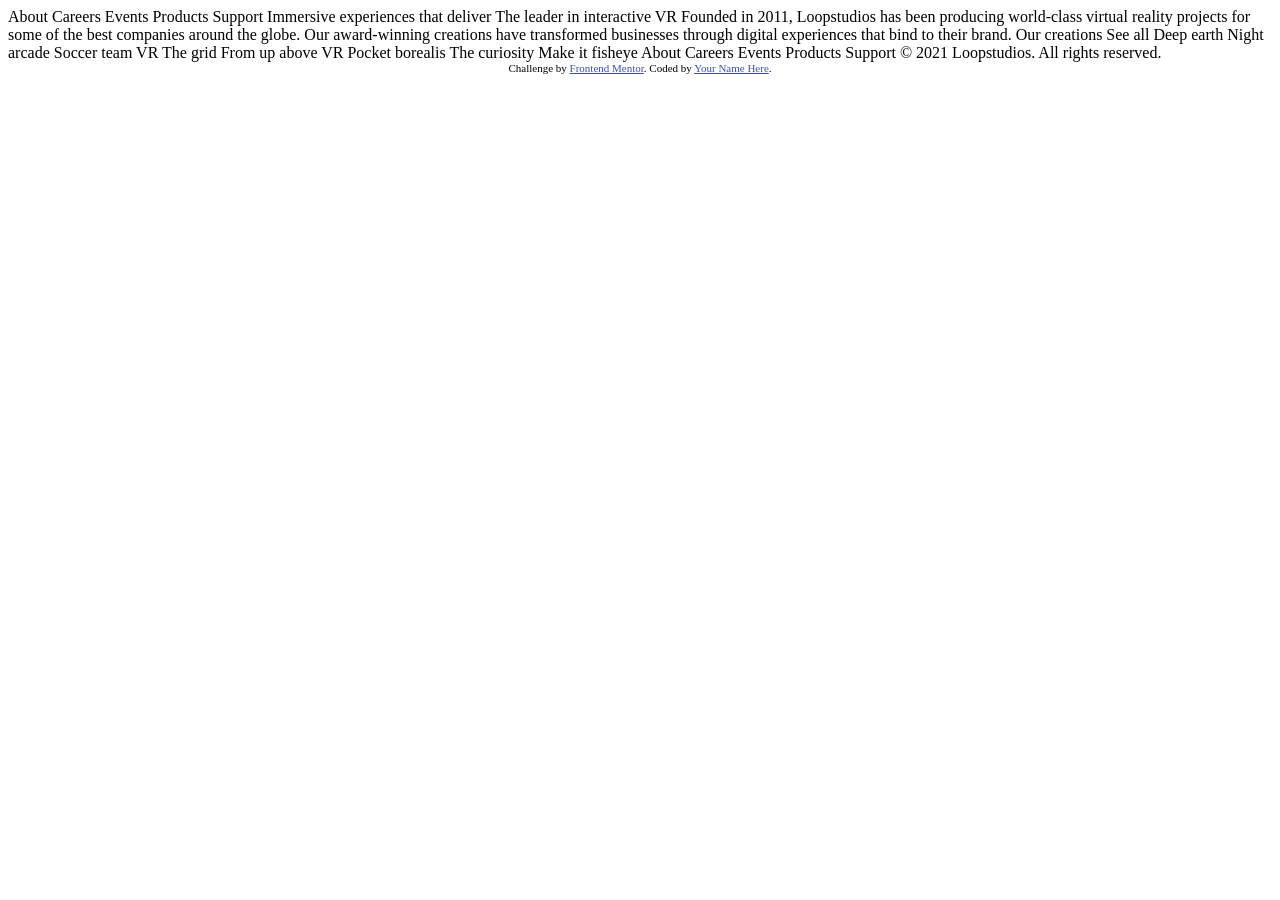
<file: project-voorbeeld/index.html>
<!DOCTYPE html>
<html lang="en">
<head>
  <meta charset="UTF-8">
  <meta name="viewport" content="width=device-width, initial-scale=1.0"> <!-- displays site properly based on user's device -->

  <link rel="icon" type="image/png" sizes="32x32" href="./images/favicon-32x32.png">
  
  <title>Frontend Mentor | Loopstudios landing page</title>

  <!-- Feel free to remove these styles or customise in your own stylesheet 👍 -->
  <style>
    .attribution { font-size: 0.6875rem; text-align: center; }
    .attribution a { color: hsl(228, 45%, 44%); }
  </style>
</head>
<body>
  About
  Careers
  Events
  Products
  Support

  Immersive experiences that deliver

  The leader in interactive VR

  Founded in 2011, Loopstudios has been producing world-class virtual reality 
  projects for some of the best companies around the globe. Our award-winning 
  creations have transformed businesses through digital experiences that bind 
  to their brand.

  Our creations

  See all

  Deep earth
  Night arcade
  Soccer team VR
  The grid
  From up above VR
  Pocket borealis
  The curiosity
  Make it fisheye

  About
  Careers
  Events
  Products
  Support

  © 2021 Loopstudios. All rights reserved.

  <footer class="attribution">
    Challenge by <a href="https://www.frontendmentor.io?ref=challenge">Frontend Mentor</a>. 
    Coded by <a href="#">Your Name Here</a>.
  </footer>
</body>
</html>
</file>
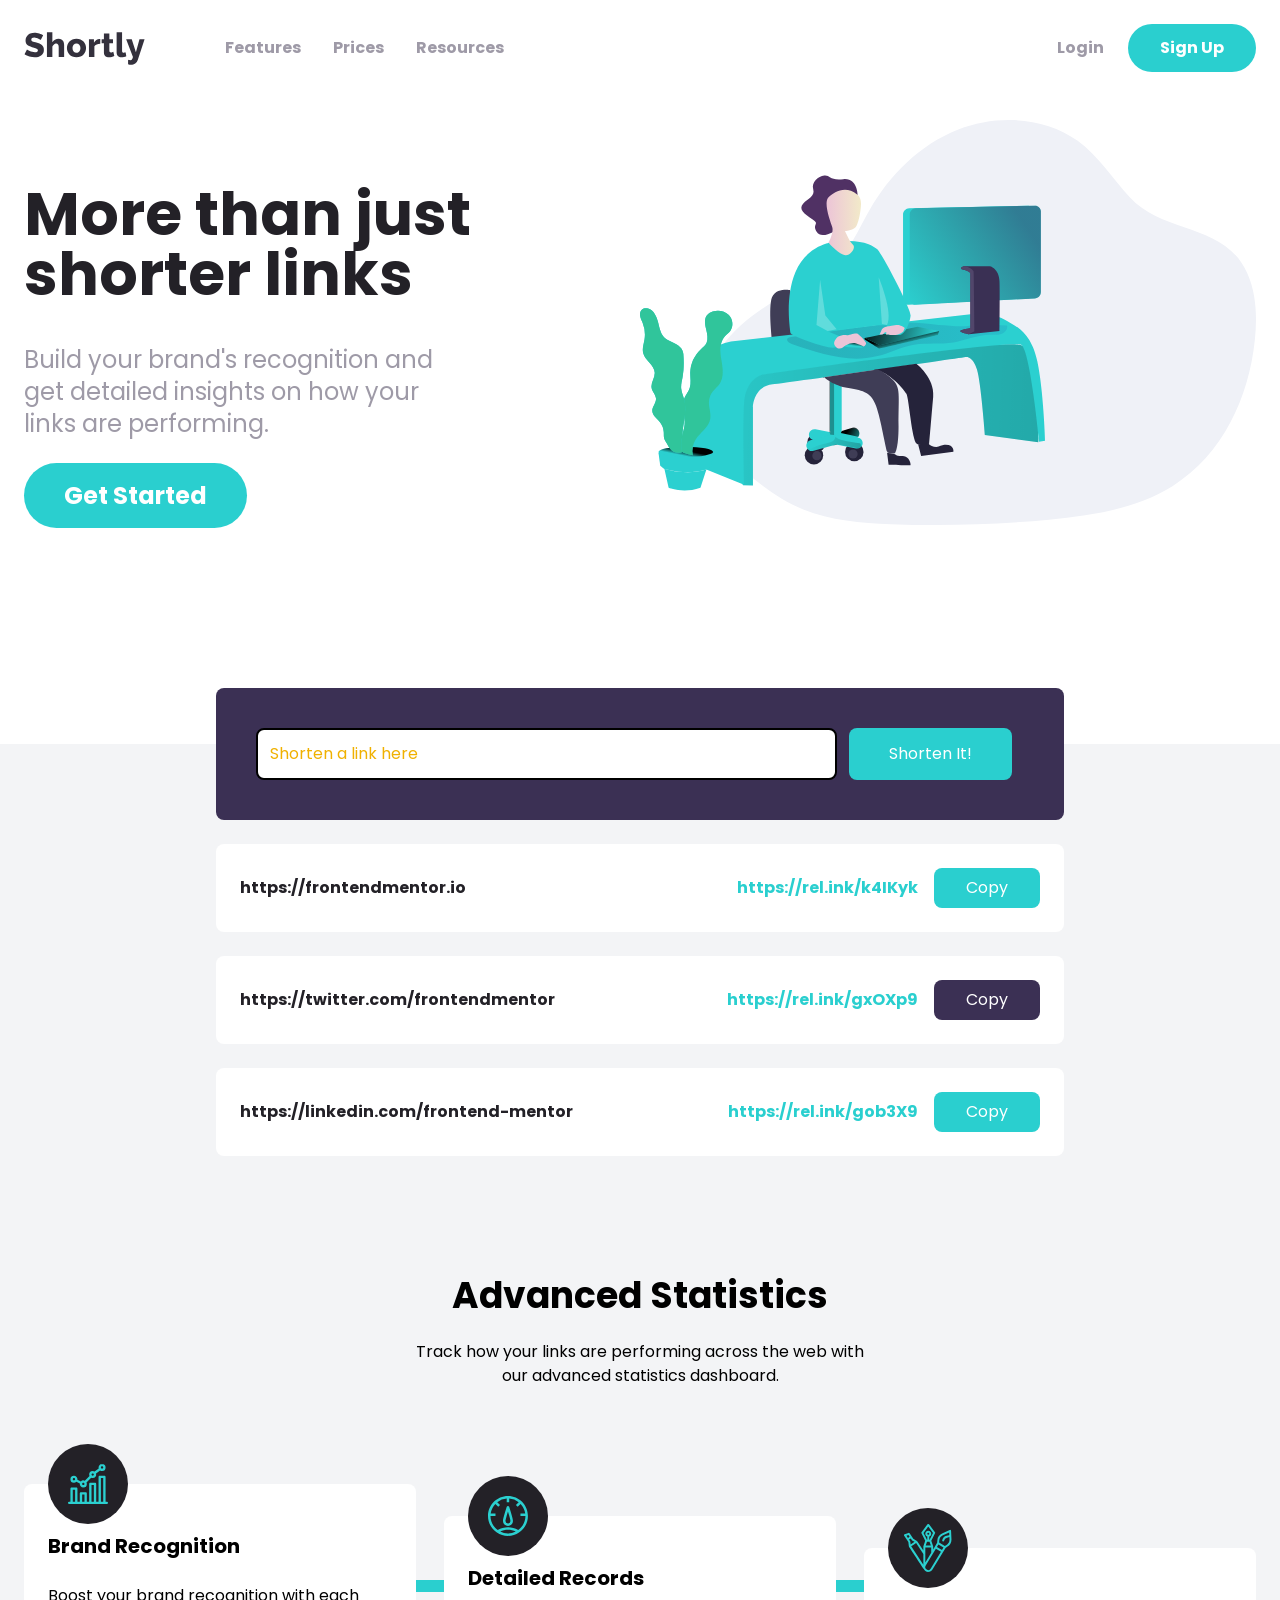
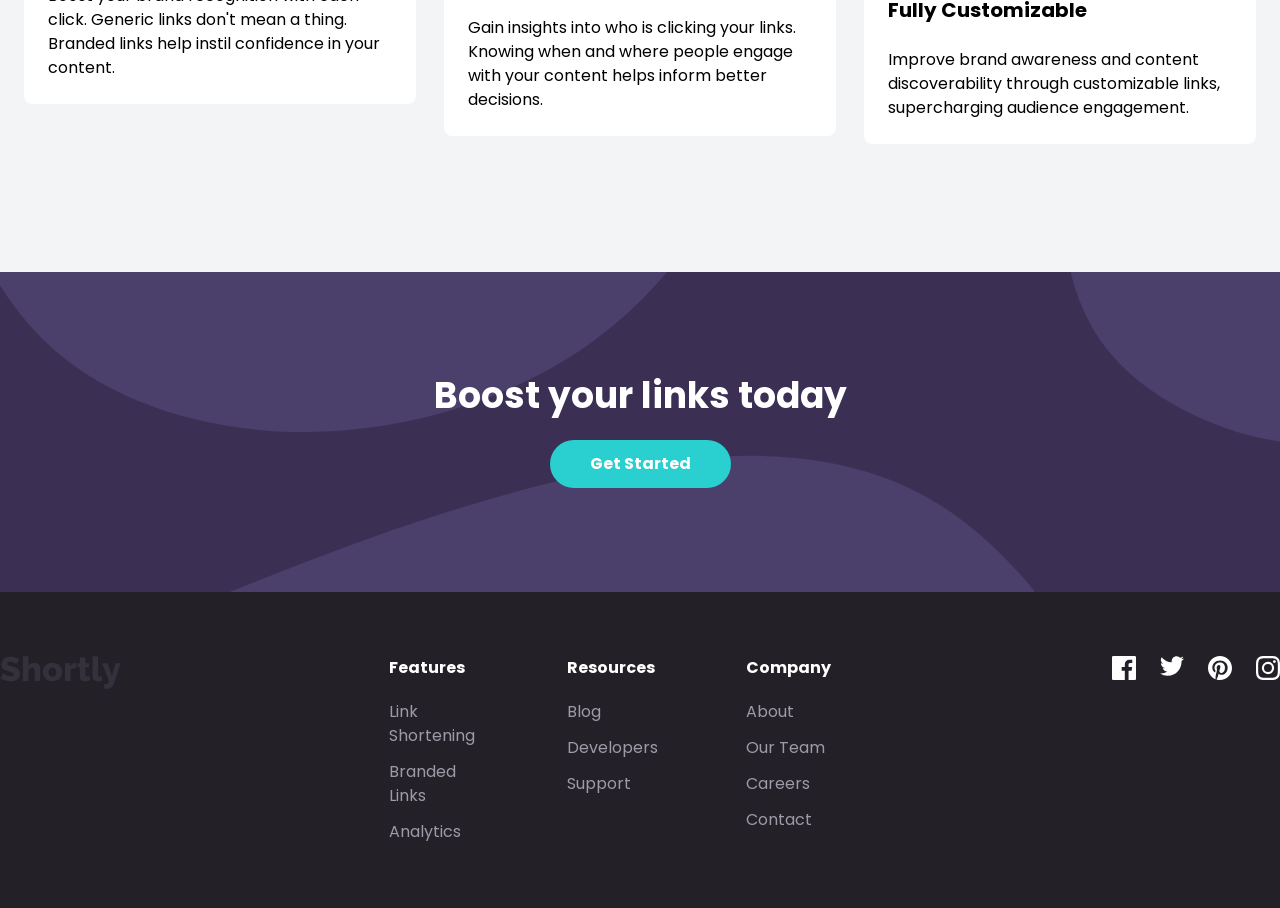
<file: shortly/index.html>
<!DOCTYPE html>
<html lang="en">

    <head>
        <meta charset="UTF-8">
        <meta name="viewport" content="width=device-width, initial-scale=1.0">
        <title>Tailwindcss V4 Shortly Website</title>
        <link rel="icon" type="image/png" href="./images/favicon-32x32.png">
      <script type="module" crossorigin src="js/script.js"></script>
      <link rel="stylesheet" crossorigin href="css/script.css">
    </head>

    <body>
        <!-- Nav Container -->
        <nav class="relative container mx-auto p-6">
            <!-- Flex Container for all Items -->
            <div class="flex items-center justify-between">
                <!-- Flex Container for Logo/Menu -->
                <div class="flex items-center space-x-20">
                    <!-- Logo -->
                    <img src="./images/logo.svg" alt="">
                    <!-- Left Menu -->
                    <div class="hidden space-x-8 font-bold lg:flex">
                        <a href="#" class="text-shortlygrayishViolet hover:text-shortlyveryDarkViolet">Features</a>
                        <a href="#" class="text-shortlygrayishViolet hover:text-shortlyveryDarkViolet">Prices</a>
                        <a href="#" class="text-shortlygrayishViolet hover:text-shortlyveryDarkViolet">Resources</a>
                    </div>
                </div>
                <!-- Right Buttons Menu -->
                <div class="hidden items-center space-x-6 font-bold text-shortlygrayishViolet lg:flex">
                    <div class="hover:text-shortlyveryDarkViolet">Login</div>
                    <a href="#" class="px-8 py-3 text-white bg-shortlycyan rounded-full hover:opacity-70">Sign
                        Up</a>
                </div>
                <!-- Hamburger Menu -->
                <button id="menu-btn" class="block hamburger lg:hidden focus:outline-none" type="button"
                    aria-label="mobile-menu">
                    <span class="hamburger-top"></span>
                    <span class="hamburger-middle"></span>
                    <span class="hamburger-bottom"></span>
                </button>
            </div>
            <!-- Mobile Menu -->
            <div id="menu" class="absolute hidden p-6 rounded-lg bg-shortlydarkViolet left-6 right-6 top-20 z-50">
                <div class="flex flex-col items-center justify-center w-full space-y-6 font-bold text-white rounded-sm">
                    <a href="#" class="w-full text-center">Features</a>
                    <a href="#" class="w-full text-center">Pricing</a>
                    <a href="#" class="w-full text-center">Resources</a>
                    <a href="#" class="w-full pt-6 border-t border-shortlygrayishViolet text-center">Login</a>
                    <a href="#" class="w-full py-3 text-center rounded-full bg-shortlycyan">Sign Up</a>
                </div>
            </div>
        </nav>

        <!-- Hero Section -->
        <section id="hero" class="overflow-x-hidden" >
            <!-- Hero Container -->
            <div class="container flex flex-col-reverse mx-auto p-6 lg:flex-row">
                <!-- Content Container -->
                <div class="flex flex-col space-y-10 mb-44 lg:mt-16 lg:w-1/2 xl:mb-52">
                    <h1 class="text-5xl font-bold text-center text-shortlyveryDarkViolet lg:text-6xl lg:max-w-md lg:text-left">
                        More than just shorter links
                    </h1>
                    <p class="text-2xl text-center text-shortlygrayishViolet lg:max-w-md lg:text-left">
                        Build your brand's recognition and get detailed insights on how your
                        links are performing.
                    </p>
                    <div class="mx-auto lg:mx-0">
                        <a href="#"
                            class="py-5 px-10 text-2xl font-bold text-white bg-shortlycyan rounded-full lg:py-4 hover:opacity-70">Get
                            Started</a>
                    </div>
                </div>

                <!-- Image -->
                <div class="mb-24 mx-auto md:w-180 lg:mb-0 lg:w-1/2">
                    <img src="./images/illustration-working.svg" alt="">
                </div>
            </div>
        </section>
        <!-- Shorten Section -->
        <section id="shorten" class="relative bg-gray-100">
            <!-- Shorten Container -->
            <div class="max-w-4xl mx-auto p-6 space-y-6">
                <!-- Form -->
                <form id="link-form"
                    class="relative flex flex-col w-full p-10 -mt-20 space-y-4 bg-shortlydarkViolet rounded-lg md:flex-row md:space-y-0 md:space-x-3">
                    <input type="text"
                        class="flex-1 p-3 border-2 rounded-lg bg-white placeholder-yellow-500 focus:outline-none"
                        placeholder="Shorten a link here" id="link-input">

                    <button type="submit"
                        class="px-10 py-3 text-white bg-shortlycyan rounded-lg hover:bg-shortlycyanLight focus:outline-none md:py-2">
                        Shorten It!
                    </button>

                    <!-- Error Message -->
                    <div id="err-msg" class="absolute left-7 bottom-3 text-shortlyred text-sm italic"></div>
                </form>

                <!-- Link 1 -->
                <div class="flex flex-col items-center justify-between w-full p-6 bg-white rounded-lg md:flex-row">
                    <p class="font-bold text-center text-shortlyveryDarkViolet md:text-left">
                        https://frontendmentor.io
                    </p>

                    <div
                        class="flex flex-col items-center justify-end flex-1 space-x-4 space-y-2 md:flex-row md:space-y-0">
                        <div class="font-bold text-shortlycyan">https://rel.ink/k4IKyk</div>
                        <button type="button"
                            class="p-2 px-8 text-white bg-shortlycyan rounded-lg hover:opacity-70 focus:outline-none">
                            Copy
                        </button>
                    </div>
                </div>

                <!-- Link 2 -->
                <div class="flex flex-col items-center justify-between w-full p-6 bg-white rounded-lg md:flex-row">
                    <p class="font-bold text-center text-shortlyveryDarkViolet md:text-left">
                        https://twitter.com/frontendmentor
                    </p>

                    <div
                        class="flex flex-col items-center justify-end flex-1 space-x-4 space-y-2 md:flex-row md:space-y-0">
                        <div class="font-bold text-shortlycyan">https://rel.ink/gxOXp9</div>
                        <button type="button"
                            class="p-2 px-8 text-white bg-shortlydarkViolet rounded-lg hover:opacity-70 focus:outline-none">
                            Copy
                        </button>
                    </div>
                </div>

                <!-- Link 3 -->
                <div class="flex flex-col items-center justify-between w-full p-6 bg-white rounded-lg md:flex-row">
                    <p class="font-bold text-center text-shortlyveryDarkViolet md:text-left">
                        https://linkedin.com/frontend-mentor
                    </p>

                    <div
                        class="flex flex-col items-center justify-end flex-1 space-x-4 space-y-2 md:flex-row md:space-y-0">
                        <div class="font-bold text-shortlycyan">https://rel.ink/gob3X9</div>
                        <button type="button"
                            class="p-2 px-8 text-white bg-shortlycyan rounded-lg hover:opacity-70 focus:outline-none">
                            Copy
                        </button>
                    </div>
                </div>
            </div>
        </section>

        <!-- Stats Section -->
        <section id="stats" class="py-24 bg-gray-100">
            <div class="container mx-auto px-3">
                <h2 class="text-4xl mb-6 font-bold text-center">Advanced Statistics</h2>
                <p class="max-w-xs mx-auto text-center text-text-shortlygrayishViolet md:max-w-md">
                    Track how your links are performing across the web with our advanced
                    statistics dashboard.
                </p>
            </div>
        </section>

        <!-- Feature Box Section -->
        <section id="features" class="pb-32 bg-gray-100">
            <div class="relative container flex flex-col items-start px-6 mx-auto md:flex-row md:space-x-7">
                <!-- Horizontal Line -->
                <div class="hidden absolute top-24 w-10/12 left-16 h-3 bg-shortlycyan md:block"></div>
                <!-- Vertical Line -->
                <div class="absolute w-2 left-1/2 h-full -ml-1 bg-shortlycyan md:hidden"></div>

                <!-- Box 1 -->
                <div class="relative flex flex-col p-6 space-y-6 bg-white rounded-lg md:w-1/3">
                    <!-- Image Positioning -->
                    <div class="absolute -ml-10 left-1/2 -top-10 md:left-16">
                        <!-- Image Container For Background & Center -->
                        <div
                            class="flex items-center justify-center w-20 h-20 p-4 rounded-full bg-shortlyveryDarkViolet">
                            <img src="./images/icon-brand-recognition.svg" alt="">
                        </div>
                    </div>
                    <h5 class="pt-6 text-xl font-bold text-center capitalize md:text-left">
                        Brand Recognition
                    </h5>
                    <p class="text-center text-text-shortlygrayishViolet md:text-left">
                        Boost your brand recognition with each click. Generic links don't
                        mean a thing. Branded links help instil confidence in your content.
                    </p>
                </div>

                <!-- Box 2 -->
                <div class="relative flex flex-col mt-24 p-6 space-y-6 bg-white rounded-lg md:mt-8 md:w-1/3">
                    <!-- Image Positioning -->
                    <div class="absolute -ml-10 left-1/2 -top-10 md:left-16">
                        <!-- Image Container For Background & Center -->
                        <div
                            class="flex items-center justify-center w-20 h-20 p-4 rounded-full bg-shortlyveryDarkViolet">
                            <img src="./images/icon-detailed-records.svg" alt="">
                        </div>
                    </div>
                    <h5 class="pt-6 text-xl font-bold text-center capitalize md:text-left">
                        Detailed records
                    </h5>
                    <p class="text-center text-text-shortlygrayishViolet md:text-left">
                        Gain insights into who is clicking your links. Knowing when and
                        where people engage with your content helps inform better decisions.
                    </p>
                </div>

                <!-- Box 3 -->
                <div class="relative flex flex-col mt-24 p-6 space-y-6 bg-white rounded-lg md:mt-16 md:w-1/3">
                    <!-- Image Positioning -->
                    <div class="absolute -ml-10 left-1/2 -top-10 md:left-16">
                        <!-- Image Container For Background & Center -->
                        <div
                            class="flex items-center justify-center w-20 h-20 p-4 rounded-full bg-shortlyveryDarkViolet">
                            <img src="./images/icon-fully-customizable.svg" alt="">
                        </div>
                    </div>
                    <h5 class="pt-6 text-xl font-bold text-center capitalize md:text-left">
                        Fully customizable
                    </h5>
                    <p class="text-center text-text-shortlygrayishViolet md:text-left">
                        Improve brand awareness and content discoverability through
                        customizable links, supercharging audience engagement.
                    </p>
                </div>
            </div>
        </section>

        <!-- CTA Section -->
        <section id="cta" class="py-24 bg-shortlydarkViolet">
            <div class="flex flex-col p-2 space-y-6">
                <h5 class="mx-auto space-y-10 text-4xl font-bold text-center text-white">
                    Boost your links today
                </h5>
                <button type="button"
                    class="px-10 py-5 mx-auto text-2xl font-bold text-white rounded-full bg-shortlycyan hover:bg-shortlycyanLight md:text-base md:py-3 focus:outline-none">
                    Get Started
                </button>
            </div>
        </section>

        <footer class="py-16 bg-shortlyveryDarkViolet">
            <div
                class="container flex flex-col items-center justify-between mx-auto space-y-16 md:flex-row md:space-y-0 md:items-start">
                <!-- Logo -->
                <img src="./images/logo.svg" alt="">

                <!-- Menus Container -->
                <div class="flex flex-col space-y-16 md:space-x-20 md:flex-row md:space-y-0">
                    <!-- Menu 1 -->
                    <div class="flex flex-col items-center w-full md:items-start">
                        <div class="mb-5 font-bold text-white capitalize">Features</div>
                        <div class="flex flex-col items-center space-y-3 md:items-start">
                            <a href="#" class="capitalize text-shortlygrayishViolet hover:text-shortlycyan">Link
                                shortening</a>
                            <a href="#" class="capitalize text-shortlygrayishViolet hover:text-shortlycyan">Branded
                                links</a>
                            <a href="#"
                                class="capitalize text-shortlygrayishViolet hover:text-shortlycyan">Analytics</a>
                        </div>
                    </div>

                    <!-- Menu 2 -->
                    <div class="flex flex-col items-center w-full md:items-start">
                        <div class="mb-5 font-bold text-white capitalize">Resources</div>
                        <div class="flex flex-col items-center space-y-3 md:items-start">
                            <a href="#" class="capitalize text-shortlygrayishViolet hover:text-shortlycyan">Blog</a>
                            <a href="#"
                                class="capitalize text-shortlygrayishViolet hover:text-shortlycyan">Developers</a>
                            <a href="#" class="capitalize text-shortlygrayishViolet hover:text-shortlycyan">Support</a>
                        </div>
                    </div>

                    <!-- Menu 3 -->
                    <div class="flex flex-col items-center w-full md:items-start">
                        <div class="mb-5 font-bold text-white capitalize">Company</div>
                        <div class="flex flex-col items-center space-y-3 md:items-start">
                            <a href="#" class="capitalize text-shortlygrayishViolet hover:text-shortlycyan">About</a>
                            <a href="#" class="capitalize text-shortlygrayishViolet hover:text-shortlycyan">Our Team</a>
                            <a href="#" class="capitalize text-shortlygrayishViolet hover:text-shortlycyan">Careers</a>
                            <a href="#" class="capitalize text-shortlygrayishViolet hover:text-shortlycyan">Contact</a>
                        </div>
                    </div>
                </div>

                <!-- Social Container -->
                <div class="flex space-x-6">
                    <a href="#" aria-label="Follow us on Facebook">
                        <img src="./images/icon-facebook.svg" alt="" class="ficon">
                    </a>
                    <a href="#" aria-label="Follow us on Twitter">
                        <img src="./images/icon-twitter.svg" alt="" class="ficon">
                    </a>
                    <a href="#" aria-label="Follow us on Pinterest">
                        <img src="./images/icon-pinterest.svg" alt="" class="ficon">
                    </a>
                    <a href="#" aria-label="Follow us on Instagram">
                        <img src="./images/icon-instagram.svg" alt="" class="ficon">
                    </a>
                </div>
            </div>
        </footer>
    </body>

</html>
</file>
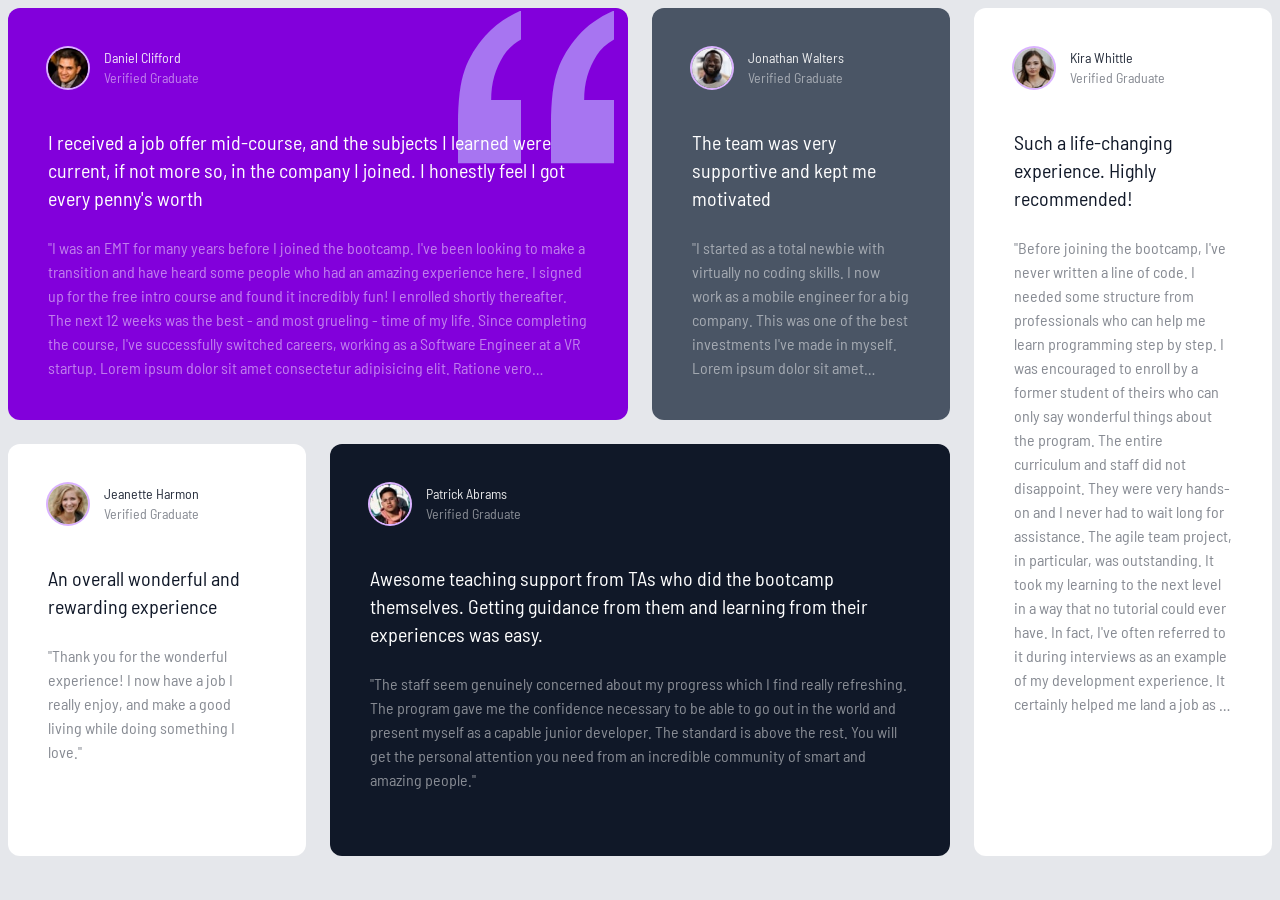
<file: testimonial-grid/index.html>
<!DOCTYPE html>
<html lang="en">

    <head>
        <meta charset="UTF-8">
        <meta name="viewport" content="width=device-width, initial-scale=1.0">
        <title>Tailwindcss V4 Testimonial Grid</title>
        <link rel="icon" type="image/png" href="./images/favicon-32x32.png">
        <link rel="stylesheet" crossorigin href="css/script.css">
    </head>

    <body class="bg-gray-200">
        <!-- Global Container -->
        <div class="container mx-auto max-w-7xl p-2 md-p-10">
            <!-- Grid Container -->
            <div class="grid gap-6 grid-cols-1 text-white md:grid-cols-4 md:grid-rows-2">
                <!-- Box 1 -->
                <div class="relative p-10 rounded-xl bg-purple-700 md:col-span-2">
                    <!-- Quotes Image -->
                    <img src="./images/bg-pattern-quotation.svg" alt=""
                        class="absolute top-3 right-10 scale-125 md:top-7 md-right-24 md:scale-150">
                    <!-- Box Header -->
                    <div class="flex z-10 space-x-4">
                        <img src="./images/image-daniel.jpg" alt=""
                            class="w-10 h-10 rounded-full ring-2 ring-purple-300">
                        <div class="text-sm">
                            <h4 class="opacity-90">Daniel Clifford</h4>
                            <p class="opacity-50">Verified Graduate</p>
                        </div>
                    </div>

                    <!-- Large Text -->
                    <p class="relative z-10 mt-10 text-xl">
                        I received a job offer mid-course, and the subjects I learned were
                        current, if not more so, in the company I joined. I honestly feel I
                        got every penny's worth
                    </p>

                    <!-- Small Text -->
                    <p class="mt-6 opacity-50 line-clamp-6">
                        "I was an EMT for many years before I joined the bootcamp. I've been
                        looking to make a transition and have heard some people who had an
                        amazing experience here. I signed up for the free intro course and
                        found it incredibly fun! I enrolled shortly thereafter. The next 12
                        weeks was the best - and most grueling - time of my life. Since
                        completing the course, I've successfully switched careers, working
                        as a Software Engineer at a VR startup. Lorem ipsum dolor sit amet
                        consectetur adipisicing elit. Ratione vero repudiandae, quasi atque
                        officiis eum consectetur odio amet dolorem deleniti repellat
                        expedita aut sunt laudantium cum itaque nam voluptatum quod! Quo
                        totam sequi omnis deserunt? Sit nam molestiae excepturi,
                        perspiciatis labore deleniti eum, eligendi quisquam quod sed nobis
                        exercitationem tempora! "
                    </p>
                </div>

                <!-- Box 2 -->
                <div class="p-10 rounded-xl bg-gray-600">
                    <!-- Box Header -->
                    <div class="flex space-x-4">
                        <img src="./images/image-jonathan.jpg" alt=""
                            class="w-10 h-10 rounded-full ring-2 ring-purple-300">
                        <div class="text-sm">
                            <h4 class="opacity-90">Jonathan Walters</h4>
                            <p class="opacity-50">Verified Graduate</p>
                        </div>
                    </div>

                    <!-- Large Text -->
                    <p class="mt-10 text-xl">
                        The team was very supportive and kept me motivated
                    </p>

                    <!-- Small Text -->
                    <p class="mt-6 opacity-50 line-clamp-6">
                        "I started as a total newbie with virtually no coding skills. I now
                        work as a mobile engineer for a big company. This was one of the
                        best investments I've made in myself. Lorem ipsum dolor sit amet
                        consectetur adipisicing elit. Atque ipsam veritatis natus illum
                        ullam ab, nesciunt rerum nobis, quibusdam ad voluptatum rem
                        necessitatibus facere nihil deleniti assumenda vel velit neque quia,
                        nisi ipsum laudantium impedit eveniet iste. Pariatur, exercitationem
                        consequuntur praesentium a est eum velit quos maiores ipsum facere
                        tempora! "
                    </p>
                </div>

                <!-- Box 3 -->
                <div class=" hidden p-10 rounded-xl bg-white text-gray-900 md:block md:row-span-2">
                    <!-- Box Header -->
                    <div class="flex space-x-4">
                        <img src="./images/image-kira.jpg" alt="" class="w-10 h-10 rounded-full ring-2 ring-purple-300">
                        <div class="text-sm">
                            <h4 class="opacity-90">Kira Whittle</h4>
                            <p class="opacity-50">Verified Graduate</p>
                        </div>
                    </div>

                    <!-- Large Text -->
                    <p class="mt-10 text-xl">
                        Such a life-changing experience. Highly recommended!
                    </p>

                    <!-- Small Text -->
                    <p class="mt-6 opacity-50 line-clamp-20">
                        "Before joining the bootcamp, I've never written a line of code. I
                        needed some structure from professionals who can help me learn
                        programming step by step. I was encouraged to enroll by a former
                        student of theirs who can only say wonderful things about the
                        program. The entire curriculum and staff did not disappoint. They
                        were very hands-on and I never had to wait long for assistance. The
                        agile team project, in particular, was outstanding. It took my
                        learning to the next level in a way that no tutorial could ever
                        have. In fact, I've often referred to it during interviews as an
                        example of my development experience. It certainly helped me land a
                        job as a full-stack developer after receiving multiple offers. 100%
                        recommend!"
                    </p>
                </div>

                <!-- Box 4 -->
                <div class="p-10 rounded-xl bg-white text-gray-900">
                    <!-- Box Header -->
                    <div class="flex space-x-4">
                        <img src="./images/image-jeanette.jpg" alt=""
                            class="w-10 h-10 rounded-full ring-2 ring-purple-300">
                        <div class="text-sm">
                            <h4 class="opacity-90">Jeanette Harmon</h4>
                            <p class="opacity-50">Verified Graduate</p>
                        </div>
                    </div>

                    <!-- Large Text -->
                    <p class="mt-10 text-xl">
                        An overall wonderful and rewarding experience
                    </p>

                    <!-- Small Text -->
                    <p class="mt-6 opacity-50">
                        "Thank you for the wonderful experience! I now have a job I really
                        enjoy, and make a good living while doing something I love."
                    </p>
                </div>

                <!-- Box 5 -->
                <div class="p-10 rounded-xl bg-gray-900 text-white md:col-span-2">
                    <!-- Box Header -->
                    <div class="flex space-x-4">
                        <img src="./images/image-patrick.jpg" alt=""
                            class="w-10 h-10 rounded-full ring-2 ring-purple-300">
                        <div class="text-sm">
                            <h4 class="opacity-90">Patrick Abrams</h4>
                            <p class="opacity-50">Verified Graduate</p>
                        </div>
                    </div>

                    <!-- Large Text -->
                    <p class="mt-10 text-xl">
                        Awesome teaching support from TAs who did the bootcamp themselves.
                        Getting guidance from them and learning from their experiences was
                        easy.
                    </p>

                    <!-- Small Text -->
                    <p class="mt-6 opacity-50">
                        "The staff seem genuinely concerned about my progress which I find
                        really refreshing. The program gave me the confidence necessary to
                        be able to go out in the world and present myself as a capable
                        junior developer. The standard is above the rest. You will get the
                        personal attention you need from an incredible community of smart
                        and amazing people."
                    </p>
                </div>

                <!-- Box 6 -->
                <div class="p-10 rounded-xl bg-white text-gray-900 md:hidden">
                    <!-- Box Header -->
                    <div class="flex space-x-4">
                        <img src="./images/image-kira.jpg" alt="" class="w-10 h-10 rounded-full ring-2 ring-purple-300">
                        <div class="text-sm">
                            <h4 class="opacity-90">Kira Whittle</h4>
                            <p class="opacity-50">Verified Graduate</p>
                        </div>
                    </div>

                    <!-- Large Text -->
                    <p class="mt-10 text-xl">
                        Such a life-changing experience. Highly recommended!
                    </p>

                    <!-- Small Text -->
                    <p class="mt-6 opacity-50">
                        "Before joining the bootcamp, I've never written a line of code. I
                        needed some structure from professionals who can help me learn
                        programming step by step. I was encouraged to enroll by a former
                        student of theirs who can only say wonderful things about the
                        program. The entire curriculum and staff did not disappoint. They
                        were very hands-on and I never had to wait long for assistance. The
                        agile team project, in particular, was outstanding. It took my
                        learning to the next level in a way that no tutorial could ever
                        have. In fact, I've often referred to it during interviews as an
                        example of my development experience. It certainly helped me land a
                        job as a full-stack developer after receiving multiple offers. 100%
                        recommend!"
                    </p>
                </div>
            </div>
        </div>

    </body>

</html>
</file>
<file: css/script.css>
@import"https://fonts.googleapis.com/css2?family=Bai+Jamjuree:wght@400;600&display=swap";@import"https://fonts.googleapis.com/css2?family=Alata&family=Josefin+Sans:wght@300&display=swap";@import"https://fonts.googleapis.com/css2?family=Poppins:wght@400;500;700&display=swap";@import"https://fonts.googleapis.com/css2?family=Barlow+Semi+Condensed:wght@400;500;600&display=swap";@import"https://fonts.googleapis.com/css2?family=Open+Sans:wght@400;700&family=Raleway:ital,wght@0,400;0,700;1,400&display=swap";@import"https://fonts.googleapis.com/css2?family=Rubik:wght@400;600;700&display=swap";/*! tailwindcss v4.3.2 | MIT License | https://tailwindcss.com */@layer properties{@supports (((-webkit-hyphens:none)) and (not (margin-trim:inline))) or ((-moz-orient:inline) and (not (color:rgb(from red r g b)))){*,:before,:after,::backdrop{--tw-border-style:solid;--tw-font-weight:initial}}}@layer theme{:root,:host{--font-sans:ui-sans-serif, system-ui, sans-serif, "Apple Color Emoji", "Segoe UI Emoji", "Segoe UI Symbol", "Noto Color Emoji";--font-mono:ui-monospace, SFMono-Regular, Menlo, Monaco, Consolas, "Liberation Mono", "Courier New", monospace;--color-amber-100:oklch(96.2% .059 95.617);--color-amber-200:oklch(92.4% .12 95.746);--color-amber-500:oklch(76.9% .188 70.08);--color-white:#fff;--spacing:.25rem;--text-2xl:1.5rem;--text-2xl--line-height:calc(2 / 1.5);--text-3xl:1.875rem;--text-3xl--line-height: 1.2 ;--text-5xl:3rem;--text-5xl--line-height:1;--font-weight-bold:700;--radius-xl:.75rem;--radius-4xl:2rem;--default-font-family:var(--font-sans);--default-mono-font-family:var(--font-mono);--font-rubik:"Rubik", sans-serif;--color-shortlyred:#f46262;--color-bookmarksoftBlue:#5368df;--color-bookmarksoftRed:#fa5757}}@layer base{*,:after,:before,::backdrop{box-sizing:border-box;border:0 solid;margin:0;padding:0}::file-selector-button{box-sizing:border-box;border:0 solid;margin:0;padding:0}html,:host{-webkit-text-size-adjust:100%;-moz-tab-size:4;tab-size:4;line-height:1.5;font-family:var(--default-font-family,ui-sans-serif, system-ui, sans-serif, "Apple Color Emoji", "Segoe UI Emoji", "Segoe UI Symbol", "Noto Color Emoji");font-feature-settings:var(--default-font-feature-settings,normal);font-variation-settings:var(--default-font-variation-settings,normal);-webkit-tap-highlight-color:transparent}hr{height:0;color:inherit;border-top-width:1px}abbr:where([title]){-webkit-text-decoration:underline dotted;text-decoration:underline dotted}h1,h2,h3,h4,h5,h6{font-size:inherit;font-weight:inherit}a{color:inherit;-webkit-text-decoration:inherit;text-decoration:inherit}b,strong{font-weight:bolder}code,kbd,samp,pre{font-family:var(--default-mono-font-family,ui-monospace, SFMono-Regular, Menlo, Monaco, Consolas, "Liberation Mono", "Courier New", monospace);font-feature-settings:var(--default-mono-font-feature-settings,normal);font-variation-settings:var(--default-mono-font-variation-settings,normal);font-size:1em}small{font-size:80%}sub,sup{vertical-align:baseline;font-size:75%;line-height:0;position:relative}sub{bottom:-.25em}sup{top:-.5em}table{text-indent:0;border-color:inherit;border-collapse:collapse}:-moz-focusring{outline:auto}progress{vertical-align:baseline}summary{display:list-item}ol,ul,menu{list-style:none}img,svg,video,canvas,audio,iframe,embed,object{vertical-align:middle;display:block}img,video{max-width:100%;height:auto}button,input,select,optgroup,textarea{font:inherit;font-feature-settings:inherit;font-variation-settings:inherit;letter-spacing:inherit;color:inherit;opacity:1;background-color:#0000;border-radius:0}::file-selector-button{font:inherit;font-feature-settings:inherit;font-variation-settings:inherit;letter-spacing:inherit;color:inherit;opacity:1;background-color:#0000;border-radius:0}:where(select:is([multiple],[size])) optgroup{font-weight:bolder}:where(select:is([multiple],[size])) optgroup option{padding-inline-start:20px}::file-selector-button{margin-inline-end:4px}::placeholder{opacity:1}@supports (not ((-webkit-appearance:-apple-pay-button))) or (contain-intrinsic-size:1px){::placeholder{color:currentColor}@supports (color:color-mix(in lab,red,red)){::placeholder{color:color-mix(in oklab,currentcolor 50%,transparent)}}}textarea{resize:vertical}::-webkit-search-decoration{-webkit-appearance:none}::-webkit-date-and-time-value{min-height:1lh;text-align:inherit}::-webkit-datetime-edit{display:inline-flex}::-webkit-datetime-edit-fields-wrapper{padding:0}::-webkit-datetime-edit{padding-block:0}::-webkit-datetime-edit-year-field{padding-block:0}::-webkit-datetime-edit-month-field{padding-block:0}::-webkit-datetime-edit-day-field{padding-block:0}::-webkit-datetime-edit-hour-field{padding-block:0}::-webkit-datetime-edit-minute-field{padding-block:0}::-webkit-datetime-edit-second-field{padding-block:0}::-webkit-datetime-edit-millisecond-field{padding-block:0}::-webkit-datetime-edit-meridiem-field{padding-block:0}::-webkit-calendar-picker-indicator{line-height:1}:-moz-ui-invalid{box-shadow:none}button,input:where([type=button],[type=reset],[type=submit]){-webkit-appearance:button;-moz-appearance:button;appearance:button}::file-selector-button{-webkit-appearance:button;-moz-appearance:button;appearance:button}::-webkit-inner-spin-button{height:auto}::-webkit-outer-spin-button{height:auto}[hidden]:where(:not([hidden=until-found])){display:none!important}}@layer components;@layer utilities{.fixed{position:fixed}.container{width:100%}@media(min-width:480px){.container{max-width:480px}}@media(min-width:768px){.container{max-width:768px}}@media(min-width:1020px){.container{max-width:1020px}}@media(min-width:1440px){.container{max-width:1440px}}@media(min-width:96rem){.container{max-width:96rem}}.mx-auto{margin-inline:auto}.mt-10{margin-top:calc(var(--spacing) * 10)}.mb-1{margin-bottom:var(--spacing)}.mb-5{margin-bottom:calc(var(--spacing) * 5)}.mb-9{margin-bottom:calc(var(--spacing) * 9)}.flex{display:flex}.grid{display:grid}.hidden{display:none}.inline{display:inline}.h-48{height:calc(var(--spacing) * 48)}.max-h-full{max-height:100%}.w-full{width:100%}.max-w-full{max-width:100%}.grid-cols-1{grid-template-columns:repeat(1,minmax(0,1fr))}.flex-col{flex-direction:column}.items-center{align-items:center}.justify-between{justify-content:space-between}.justify-center{justify-content:center}.gap-6{gap:calc(var(--spacing) * 6)}.overflow-hidden{overflow:hidden}.scroll-smooth{scroll-behavior:smooth}.rounded-4xl{border-radius:var(--radius-4xl)}.rounded-xl{border-radius:var(--radius-xl)}.rounded-t-xl{border-top-left-radius:var(--radius-xl);border-top-right-radius:var(--radius-xl)}.border-b-4{border-bottom-style:var(--tw-border-style);border-bottom-width:4px}.border-bookmarksoftRed{border-color:var(--color-bookmarksoftRed)}.border-shortlyred{border-color:var(--color-shortlyred)}.bg-amber-100{background-color:var(--color-amber-100)}.bg-amber-200{background-color:var(--color-amber-200)}.bg-amber-500{background-color:var(--color-amber-500)}.bg-white{background-color:var(--color-white)}.object-contain{object-fit:contain}.object-cover{object-fit:cover}.p-2{padding:calc(var(--spacing) * 2)}.text-center{text-align:center}.text-2xl{font-size:var(--text-2xl);line-height:var(--tw-leading,var(--text-2xl--line-height))}.text-5xl{font-size:var(--text-5xl);line-height:var(--tw-leading,var(--text-5xl--line-height))}.font-bold{--tw-font-weight:var(--font-weight-bold);font-weight:var(--font-weight-bold)}@media(min-width:480px){.sm\:grid-cols-2{grid-template-columns:repeat(2,minmax(0,1fr))}}@media(min-width:768px){.md\:grid-cols-3{grid-template-columns:repeat(3,minmax(0,1fr))}.md\:border-b-0{border-bottom-style:var(--tw-border-style);border-bottom-width:0}.md\:p-10{padding:calc(var(--spacing) * 10)}}@media(min-width:1020px){.lg\:grid-cols-4{grid-template-columns:repeat(4,minmax(0,1fr))}}@media(min-width:1440px){.xl\:grid-cols-5{grid-template-columns:repeat(5,minmax(0,1fr))}}@media(min-width:96rem){.\32xl\:grid-cols-6{grid-template-columns:repeat(6,minmax(0,1fr))}}}@media(min-width:1020px){.bg-hero{width:2000px;height:300px;left:30%;top:calc(var(--spacing) * 52);background-color:var(--color-bookmarksoftBlue);border-top-left-radius:3.40282e38px;border-bottom-left-radius:3.40282e38px;position:absolute}.bg-tabs{width:2000px;height:300px;right:60%;top:calc(var(--spacing) * 60);background-color:var(--color-bookmarksoftBlue);border-top-right-radius:3.40282e38px;border-bottom-right-radius:3.40282e38px;position:absolute}}.debug *{outline:1px solid #f006}body{font-family:var(--font-rubik)}@property --tw-border-style{syntax:"*";inherits:false;initial-value:solid}@property --tw-font-weight{syntax:"*";inherits:false}
</file>
<file: bookmark/css/script.css>
@import"https://fonts.googleapis.com/css2?family=Bai+Jamjuree:wght@400;600&display=swap";@import"https://fonts.googleapis.com/css2?family=Alata&family=Josefin+Sans:wght@300&display=swap";@import"https://fonts.googleapis.com/css2?family=Poppins:wght@400;500;700&display=swap";@import"https://fonts.googleapis.com/css2?family=Barlow+Semi+Condensed:wght@400;500;600&display=swap";@import"https://fonts.googleapis.com/css2?family=Open+Sans:wght@400;700&family=Raleway:ital,wght@0,400;0,700;1,400&display=swap";@import"https://fonts.googleapis.com/css2?family=Rubik:wght@400;600;700&display=swap";/*! tailwindcss v4.3.2 | MIT License | https://tailwindcss.com */@layer properties{@supports (((-webkit-hyphens:none)) and (not (margin-trim:inline))) or ((-moz-orient:inline) and (not (color:rgb(from red r g b)))){*,:before,:after,::backdrop{--tw-rotate-x:initial;--tw-rotate-y:initial;--tw-rotate-z:initial;--tw-skew-x:initial;--tw-skew-y:initial;--tw-space-y-reverse:0;--tw-space-x-reverse:0;--tw-divide-y-reverse:0;--tw-border-style:solid;--tw-leading:initial;--tw-font-weight:initial;--tw-tracking:initial;--tw-shadow:0 0 #0000;--tw-shadow-color:initial;--tw-shadow-alpha:100%;--tw-inset-shadow:0 0 #0000;--tw-inset-shadow-color:initial;--tw-inset-shadow-alpha:100%;--tw-ring-color:initial;--tw-ring-shadow:0 0 #0000;--tw-inset-ring-color:initial;--tw-inset-ring-shadow:0 0 #0000;--tw-ring-inset:initial;--tw-ring-offset-width:0px;--tw-ring-offset-color:#fff;--tw-ring-offset-shadow:0 0 #0000;--tw-blur:initial;--tw-brightness:initial;--tw-contrast:initial;--tw-grayscale:initial;--tw-hue-rotate:initial;--tw-invert:initial;--tw-opacity:initial;--tw-saturate:initial;--tw-sepia:initial;--tw-drop-shadow:initial;--tw-drop-shadow-color:initial;--tw-drop-shadow-alpha:100%;--tw-drop-shadow-size:initial;--tw-duration:initial}}}@layer theme{:root,:host{--font-sans:ui-sans-serif, system-ui, sans-serif, "Apple Color Emoji", "Segoe UI Emoji", "Segoe UI Symbol", "Noto Color Emoji";--font-mono:ui-monospace, SFMono-Regular, Menlo, Monaco, Consolas, "Liberation Mono", "Courier New", monospace;--color-gray-200:oklch(92.8% .006 264.531);--color-gray-300:oklch(87.2% .01 258.338);--color-gray-400:oklch(70.7% .022 261.325);--color-gray-500:oklch(55.1% .027 264.364);--color-gray-600:oklch(44.6% .03 256.802);--color-white:#fff;--spacing:.25rem;--container-md:28rem;--container-lg:32rem;--container-xl:36rem;--container-2xl:42rem;--container-5xl:64rem;--text-sm:.875rem;--text-sm--line-height:calc(1.25 / .875);--text-base:1rem;--text-base--line-height: 1.5 ;--text-lg:1.125rem;--text-lg--line-height:calc(1.75 / 1.125);--text-xl:1.25rem;--text-xl--line-height:calc(1.75 / 1.25);--text-2xl:1.5rem;--text-2xl--line-height:calc(2 / 1.5);--text-3xl:1.875rem;--text-3xl--line-height: 1.2 ;--text-4xl:2.25rem;--text-4xl--line-height:calc(2.5 / 2.25);--text-6xl:3.75rem;--text-6xl--line-height:1;--font-weight-light:300;--font-weight-medium:500;--font-weight-semibold:600;--font-weight-bold:700;--tracking-widest:.1em;--leading-tight:1.25;--radius-lg:.5rem;--default-transition-duration:.15s;--default-transition-timing-function:cubic-bezier(.4, 0, .2, 1);--default-font-family:var(--font-sans);--default-mono-font-family:var(--font-mono);--font-rubik:"Rubik", sans-serif;--color-shortlyred:#f46262;--color-bookmarksoftBlue:#5368df;--color-bookmarksoftRed:#fa5757;--color-bookmarkgrayishBlue:#9194a1;--color-bookmarkveryDarkBlue:#252b46;--background-image-dots:url(../images/bg-dots.svg)}}@layer base{*,:after,:before,::backdrop{box-sizing:border-box;border:0 solid;margin:0;padding:0}::file-selector-button{box-sizing:border-box;border:0 solid;margin:0;padding:0}html,:host{-webkit-text-size-adjust:100%;-moz-tab-size:4;tab-size:4;line-height:1.5;font-family:var(--default-font-family,ui-sans-serif, system-ui, sans-serif, "Apple Color Emoji", "Segoe UI Emoji", "Segoe UI Symbol", "Noto Color Emoji");font-feature-settings:var(--default-font-feature-settings,normal);font-variation-settings:var(--default-font-variation-settings,normal);-webkit-tap-highlight-color:transparent}hr{height:0;color:inherit;border-top-width:1px}abbr:where([title]){-webkit-text-decoration:underline dotted;text-decoration:underline dotted}h1,h2,h3,h4,h5,h6{font-size:inherit;font-weight:inherit}a{color:inherit;-webkit-text-decoration:inherit;text-decoration:inherit}b,strong{font-weight:bolder}code,kbd,samp,pre{font-family:var(--default-mono-font-family,ui-monospace, SFMono-Regular, Menlo, Monaco, Consolas, "Liberation Mono", "Courier New", monospace);font-feature-settings:var(--default-mono-font-feature-settings,normal);font-variation-settings:var(--default-mono-font-variation-settings,normal);font-size:1em}small{font-size:80%}sub,sup{vertical-align:baseline;font-size:75%;line-height:0;position:relative}sub{bottom:-.25em}sup{top:-.5em}table{text-indent:0;border-color:inherit;border-collapse:collapse}:-moz-focusring{outline:auto}progress{vertical-align:baseline}summary{display:list-item}ol,ul,menu{list-style:none}img,svg,video,canvas,audio,iframe,embed,object{vertical-align:middle;display:block}img,video{max-width:100%;height:auto}button,input,select,optgroup,textarea{font:inherit;font-feature-settings:inherit;font-variation-settings:inherit;letter-spacing:inherit;color:inherit;opacity:1;background-color:#0000;border-radius:0}::file-selector-button{font:inherit;font-feature-settings:inherit;font-variation-settings:inherit;letter-spacing:inherit;color:inherit;opacity:1;background-color:#0000;border-radius:0}:where(select:is([multiple],[size])) optgroup{font-weight:bolder}:where(select:is([multiple],[size])) optgroup option{padding-inline-start:20px}::file-selector-button{margin-inline-end:4px}::placeholder{opacity:1}@supports (not ((-webkit-appearance:-apple-pay-button))) or (contain-intrinsic-size:1px){::placeholder{color:currentColor}@supports (color:color-mix(in lab,red,red)){::placeholder{color:color-mix(in oklab,currentcolor 50%,transparent)}}}textarea{resize:vertical}::-webkit-search-decoration{-webkit-appearance:none}::-webkit-date-and-time-value{min-height:1lh;text-align:inherit}::-webkit-datetime-edit{display:inline-flex}::-webkit-datetime-edit-fields-wrapper{padding:0}::-webkit-datetime-edit{padding-block:0}::-webkit-datetime-edit-year-field{padding-block:0}::-webkit-datetime-edit-month-field{padding-block:0}::-webkit-datetime-edit-day-field{padding-block:0}::-webkit-datetime-edit-hour-field{padding-block:0}::-webkit-datetime-edit-minute-field{padding-block:0}::-webkit-datetime-edit-second-field{padding-block:0}::-webkit-datetime-edit-millisecond-field{padding-block:0}::-webkit-datetime-edit-meridiem-field{padding-block:0}::-webkit-calendar-picker-indicator{line-height:1}:-moz-ui-invalid{box-shadow:none}button,input:where([type=button],[type=reset],[type=submit]){-webkit-appearance:button;-moz-appearance:button;appearance:button}::file-selector-button{-webkit-appearance:button;-moz-appearance:button;appearance:button}::-webkit-inner-spin-button{height:auto}::-webkit-outer-spin-button{height:auto}[hidden]:where(:not([hidden=until-found])){display:none!important}}@layer components;@layer utilities{.fixed{position:fixed}.relative{position:relative}.inset-0{top:0;right:0;bottom:0;left:0}.z-10{z-index:10}.z-20{z-index:20}.z-30{z-index:30}.container{width:100%}@media(min-width:480px){.container{max-width:480px}}@media(min-width:768px){.container{max-width:768px}}@media(min-width:1020px){.container{max-width:1020px}}@media(min-width:1440px){.container{max-width:1440px}}@media(min-width:96rem){.container{max-width:96rem}}.m-8{margin:calc(var(--spacing) * 8)}.mx-auto{margin-inline:auto}.my-6{margin-block:calc(var(--spacing) * 6)}.my-32{margin-block:calc(var(--spacing) * 32)}.mt-4{margin-top:calc(var(--spacing) * 4)}.mt-7{margin-top:calc(var(--spacing) * 7)}.mt-12{margin-top:calc(var(--spacing) * 12)}.mt-20{margin-top:calc(var(--spacing) * 20)}.mt-32{margin-top:calc(var(--spacing) * 32)}.mb-1{margin-bottom:var(--spacing)}.mb-6{margin-bottom:calc(var(--spacing) * 6)}.mb-10{margin-bottom:calc(var(--spacing) * 10)}.mb-32{margin-bottom:calc(var(--spacing) * 32)}.block{display:block}.flex{display:flex}.hidden{display:none}.inline{display:inline}.h-6{height:calc(var(--spacing) * 6)}.h-full{height:100%}.max-h-0{max-height:0}.w-full{width:100%}.max-w-2xl{max-width:var(--container-2xl)}.max-w-5xl{max-width:var(--container-5xl)}.max-w-lg{max-width:var(--container-lg)}.max-w-md{max-width:var(--container-md)}.max-w-xl{max-width:var(--container-xl)}.transform{transform:var(--tw-rotate-x,) var(--tw-rotate-y,) var(--tw-rotate-z,) var(--tw-skew-x,) var(--tw-skew-y,)}.cursor-pointer{cursor:pointer}.flex-col{flex-direction:column}.flex-col-reverse{flex-direction:column-reverse}.items-center{align-items:center}.justify-between{justify-content:space-between}.justify-center{justify-content:center}.gap-4{gap:calc(var(--spacing) * 4)}.gap-8{gap:calc(var(--spacing) * 8)}.gap-10{gap:calc(var(--spacing) * 10)}.gap-16{gap:calc(var(--spacing) * 16)}:where(.space-y-4>:not(:last-child)){--tw-space-y-reverse:0;margin-block-start:calc(calc(var(--spacing) * 4) * var(--tw-space-y-reverse));margin-block-end:calc(calc(var(--spacing) * 4) * calc(1 - var(--tw-space-y-reverse)))}:where(.space-y-6>:not(:last-child)){--tw-space-y-reverse:0;margin-block-start:calc(calc(var(--spacing) * 6) * var(--tw-space-y-reverse));margin-block-end:calc(calc(var(--spacing) * 6) * calc(1 - var(--tw-space-y-reverse)))}:where(.space-y-8>:not(:last-child)){--tw-space-y-reverse:0;margin-block-start:calc(calc(var(--spacing) * 8) * var(--tw-space-y-reverse));margin-block-end:calc(calc(var(--spacing) * 8) * calc(1 - var(--tw-space-y-reverse)))}:where(.space-y-10>:not(:last-child)){--tw-space-y-reverse:0;margin-block-start:calc(calc(var(--spacing) * 10) * var(--tw-space-y-reverse));margin-block-end:calc(calc(var(--spacing) * 10) * calc(1 - var(--tw-space-y-reverse)))}:where(.space-x-4>:not(:last-child)){--tw-space-x-reverse:0;margin-inline-start:calc(calc(var(--spacing) * 4) * var(--tw-space-x-reverse));margin-inline-end:calc(calc(var(--spacing) * 4) * calc(1 - var(--tw-space-x-reverse)))}:where(.space-x-10>:not(:last-child)){--tw-space-x-reverse:0;margin-inline-start:calc(calc(var(--spacing) * 10) * var(--tw-space-x-reverse));margin-inline-end:calc(calc(var(--spacing) * 10) * calc(1 - var(--tw-space-x-reverse)))}:where(.space-x-20>:not(:last-child)){--tw-space-x-reverse:0;margin-inline-start:calc(calc(var(--spacing) * 20) * var(--tw-space-x-reverse));margin-inline-end:calc(calc(var(--spacing) * 20) * calc(1 - var(--tw-space-x-reverse)))}:where(.divide-y>:not(:last-child)){--tw-divide-y-reverse:0;border-bottom-style:var(--tw-border-style);border-top-style:var(--tw-border-style);border-top-width:calc(1px * var(--tw-divide-y-reverse));border-bottom-width:calc(1px * calc(1 - var(--tw-divide-y-reverse)))}:where(.divide-gray-500>:not(:last-child)){border-color:var(--color-gray-500)}.self-end{align-self:flex-end}.overflow-hidden{overflow:hidden}.overflow-visible{overflow:visible}.overflow-x-hidden{overflow-x:hidden}.scroll-smooth{scroll-behavior:smooth}.rounded{border-radius:.25rem}.rounded-lg{border-radius:var(--radius-lg)}.border{border-style:var(--tw-border-style);border-width:1px}.border-2{border-style:var(--tw-border-style);border-width:2px}.border-b{border-bottom-style:var(--tw-border-style);border-bottom-width:1px}.border-b-4{border-bottom-style:var(--tw-border-style);border-bottom-width:4px}.border-bookmarkgrayishBlue{border-color:var(--color-bookmarkgrayishBlue)}.border-bookmarksoftBlue{border-color:var(--color-bookmarksoftBlue)}.border-bookmarksoftRed{border-color:var(--color-bookmarksoftRed)}.border-gray-200{border-color:var(--color-gray-200)}.border-gray-300{border-color:var(--color-gray-300)}.border-shortlyred{border-color:var(--color-shortlyred)}.border-transparent{border-color:#0000}.border-white{border-color:var(--color-white)}.bg-bookmarksoftBlue{background-color:var(--color-bookmarksoftBlue)}.bg-bookmarksoftRed{background-color:var(--color-bookmarksoftRed)}.bg-bookmarkveryDarkBlue{background-color:var(--color-bookmarkveryDarkBlue)}.bg-gray-300{background-color:var(--color-gray-300)}.bg-white{background-color:var(--color-white)}.bg-dots{background-image:var(--background-image-dots)}.bg-repeat-x{background-repeat:repeat-x}.p-4{padding:calc(var(--spacing) * 4)}.p-6{padding:calc(var(--spacing) * 6)}.px-6{padding-inline:calc(var(--spacing) * 6)}.px-8{padding-inline:calc(var(--spacing) * 8)}.px-10{padding-inline:calc(var(--spacing) * 10)}.py-1{padding-block:var(--spacing)}.py-2{padding-block:calc(var(--spacing) * 2)}.py-3{padding-block:calc(var(--spacing) * 3)}.py-4{padding-block:calc(var(--spacing) * 4)}.py-5{padding-block:calc(var(--spacing) * 5)}.py-6{padding-block:calc(var(--spacing) * 6)}.py-16{padding-block:calc(var(--spacing) * 16)}.py-24{padding-block:calc(var(--spacing) * 24)}.py-32{padding-block:calc(var(--spacing) * 32)}.pt-6{padding-top:calc(var(--spacing) * 6)}.pt-24{padding-top:calc(var(--spacing) * 24)}.pb-4{padding-bottom:calc(var(--spacing) * 4)}.text-center{text-align:center}.text-justify{text-align:justify}.text-3xl{font-size:var(--text-3xl);line-height:var(--tw-leading,var(--text-3xl--line-height))}.text-base{font-size:var(--text-base);line-height:var(--tw-leading,var(--text-base--line-height))}.text-lg{font-size:var(--text-lg);line-height:var(--tw-leading,var(--text-lg--line-height))}.text-sm{font-size:var(--text-sm);line-height:var(--tw-leading,var(--text-sm--line-height))}.text-xl{font-size:var(--text-xl);line-height:var(--tw-leading,var(--text-xl--line-height))}.leading-tight{--tw-leading:var(--leading-tight);line-height:var(--leading-tight)}.font-bold{--tw-font-weight:var(--font-weight-bold);font-weight:var(--font-weight-bold)}.font-light{--tw-font-weight:var(--font-weight-light);font-weight:var(--font-weight-light)}.font-medium{--tw-font-weight:var(--font-weight-medium);font-weight:var(--font-weight-medium)}.font-semibold{--tw-font-weight:var(--font-weight-semibold);font-weight:var(--font-weight-semibold)}.tracking-widest{--tw-tracking:var(--tracking-widest);letter-spacing:var(--tracking-widest)}.text-bookmarkgrayishBlue{color:var(--color-bookmarkgrayishBlue)}.text-bookmarkveryDarkBlue{color:var(--color-bookmarkveryDarkBlue)}.text-gray-400{color:var(--color-gray-400)}.text-white{color:var(--color-white)}.capitalize{text-transform:capitalize}.uppercase{text-transform:uppercase}.opacity-90{opacity:.9}.shadow-lg{--tw-shadow:0 10px 15px -3px var(--tw-shadow-color,#0000001a), 0 4px 6px -4px var(--tw-shadow-color,#0000001a);box-shadow:var(--tw-inset-shadow),var(--tw-inset-ring-shadow),var(--tw-ring-offset-shadow),var(--tw-ring-shadow),var(--tw-shadow)}.shadow-md{--tw-shadow:0 4px 6px -1px var(--tw-shadow-color,#0000001a), 0 2px 4px -2px var(--tw-shadow-color,#0000001a);box-shadow:var(--tw-inset-shadow),var(--tw-inset-ring-shadow),var(--tw-ring-offset-shadow),var(--tw-ring-shadow),var(--tw-shadow)}.filter{filter:var(--tw-blur,) var(--tw-brightness,) var(--tw-contrast,) var(--tw-grayscale,) var(--tw-hue-rotate,) var(--tw-invert,) var(--tw-saturate,) var(--tw-sepia,) var(--tw-drop-shadow,)}.transition{transition-property:color,background-color,border-color,outline-color,text-decoration-color,fill,stroke,--tw-gradient-from,--tw-gradient-via,--tw-gradient-to,opacity,box-shadow,transform,translate,scale,rotate,filter,-webkit-backdrop-filter,backdrop-filter,display,content-visibility,overlay,pointer-events;transition-timing-function:var(--tw-ease,var(--default-transition-timing-function));transition-duration:var(--tw-duration,var(--default-transition-duration))}.transition-all{transition-property:all;transition-timing-function:var(--tw-ease,var(--default-transition-timing-function));transition-duration:var(--tw-duration,var(--default-transition-duration))}.transition-colors{transition-property:color,background-color,border-color,outline-color,text-decoration-color,fill,stroke,--tw-gradient-from,--tw-gradient-via,--tw-gradient-to;transition-timing-function:var(--tw-ease,var(--default-transition-timing-function));transition-duration:var(--tw-duration,var(--default-transition-duration))}.duration-200{--tw-duration:.2s;transition-duration:.2s}.duration-500{--tw-duration:.5s;transition-duration:.5s}.outline-none{--tw-outline-style:none;outline-style:none}@media(hover:hover){.group-hover\:text-bookmarksoftRed:is(:where(.group):hover *){color:var(--color-bookmarksoftRed)}}.group-focus\:max-h-screen:is(:where(.group):focus *){max-height:100vh}.group-focus\:-rotate-180:is(:where(.group):focus *){rotate:-180deg}.group-focus\:text-bookmarksoftRed:is(:where(.group):focus *){color:var(--color-bookmarksoftRed)}.placeholder\:text-gray-400::placeholder{color:var(--color-gray-400)}.open\:fixed:is([open],:popover-open,:open){position:fixed}.open\:top-10:is([open],:popover-open,:open){top:calc(var(--spacing) * 10)}.open\:right-10:is([open],:popover-open,:open){right:calc(var(--spacing) * 10)}.open\:z-150:is([open],:popover-open,:open){z-index:150}@media(hover:hover){.hover\:border-2:hover{border-style:var(--tw-border-style);border-width:2px}.hover\:border-bookmarksoftBlue:hover{border-color:var(--color-bookmarksoftBlue)}.hover\:bg-white:hover{background-color:var(--color-white)}.hover\:text-bookmarksoftBlue:hover{color:var(--color-bookmarksoftBlue)}.hover\:text-bookmarksoftRed:hover{color:var(--color-bookmarksoftRed)}.hover\:text-gray-600:hover{color:var(--color-gray-600)}}.focus\:outline-none:focus{--tw-outline-style:none;outline-style:none}@media(min-width:768px){.md\:mx-0{margin-inline:0}.md\:mt-9{margin-top:calc(var(--spacing) * 9)}.md\:mt-18{margin-top:calc(var(--spacing) * 18)}.md\:flex{display:flex}.md\:hidden{display:none}.md\:inline-flex{display:inline-flex}.md\:w-1\/2{width:50%}.md\:w-1\/3{width:33.3333%}.md\:w-auto{width:auto}.md\:flex-1{flex:1}.md\:flex-row{flex-direction:row}.md\:items-stretch{align-items:stretch}.md\:gap-0{gap:0}.md\:gap-14{gap:calc(var(--spacing) * 14)}:where(.md\:space-y-0>:not(:last-child)){--tw-space-y-reverse:0;margin-block:0}:where(.md\:space-x-7>:not(:last-child)){--tw-space-x-reverse:0;margin-inline-start:calc(calc(var(--spacing) * 7) * var(--tw-space-x-reverse));margin-inline-end:calc(calc(var(--spacing) * 7) * calc(1 - var(--tw-space-x-reverse)))}:where(.md\:space-x-10>:not(:last-child)){--tw-space-x-reverse:0;margin-inline-start:calc(calc(var(--spacing) * 10) * var(--tw-space-x-reverse));margin-inline-end:calc(calc(var(--spacing) * 10) * calc(1 - var(--tw-space-x-reverse)))}:where(.md\:space-x-24>:not(:last-child)){--tw-space-x-reverse:0;margin-inline-start:calc(calc(var(--spacing) * 24) * var(--tw-space-x-reverse));margin-inline-end:calc(calc(var(--spacing) * 24) * calc(1 - var(--tw-space-x-reverse)))}.md\:border-b-0{border-bottom-style:var(--tw-border-style);border-bottom-width:0}.md\:px-6{padding-inline:calc(var(--spacing) * 6)}.md\:text-left{text-align:left}.md\:text-4xl{font-size:var(--text-4xl);line-height:var(--tw-leading,var(--text-4xl--line-height))}.md\:text-base{font-size:var(--text-base);line-height:var(--tw-leading,var(--text-base--line-height))}}@media(min-width:1020px){.lg\:top-24{top:calc(var(--spacing) * 24)}.lg\:mx-0{margin-inline:0}.lg\:mt-0{margin-top:0}.lg\:mt-16{margin-top:calc(var(--spacing) * 16)}.lg\:mb-0{margin-bottom:0}.lg\:w-1\/2{width:50%}.lg\:flex-row{flex-direction:row}.lg\:justify-start{justify-content:flex-start}.lg\:text-left{text-align:left}.lg\:text-2xl{font-size:var(--text-2xl);line-height:var(--tw-leading,var(--text-2xl--line-height))}.lg\:text-4xl{font-size:var(--text-4xl);line-height:var(--tw-leading,var(--text-4xl--line-height))}.lg\:text-6xl{font-size:var(--text-6xl);line-height:var(--tw-leading,var(--text-6xl--line-height))}.lg\:text-lg{font-size:var(--text-lg);line-height:var(--tw-leading,var(--text-lg--line-height))}}@media(min-width:1440px){.xl\:top-0{top:0}}}@media(min-width:1020px){.bg-hero{width:2000px;height:300px;left:30%;top:calc(var(--spacing) * 52);background-color:var(--color-bookmarksoftBlue);border-top-left-radius:3.40282e38px;border-bottom-left-radius:3.40282e38px;position:absolute}.bg-tabs{width:2000px;height:300px;right:60%;top:calc(var(--spacing) * 60);background-color:var(--color-bookmarksoftBlue);border-top-right-radius:3.40282e38px;border-bottom-right-radius:3.40282e38px;position:absolute}}body{font-family:var(--font-rubik)}.ficon:hover{filter:invert(53%)sepia(38%)saturate(3303%)hue-rotate(326deg)brightness(101%)contrast(96%)}.hamburger{cursor:pointer;z-index:110;width:24px;height:24px;transition:all .25s;position:relative}.hamburger-top,.hamburger-middle,.hamburger-bottom{background:#242a45;width:24px;height:3px;transition:all .5s;position:absolute;top:0;left:0;transform:rotate(0)}.hamburger-middle{transform:translateY(7px)}.hamburger-bottom{transform:translateY(14px)}.open .hamburger-top{background-color:#fff;transform:rotate(45deg)translate(6px,6px)}.open .hamburger-middle{opacity:0}.open .hamburger-bottom{background-color:#fff;transform:rotate(-45deg)translate(-6px,6px)}@property --tw-rotate-x{syntax:"*";inherits:false}@property --tw-rotate-y{syntax:"*";inherits:false}@property --tw-rotate-z{syntax:"*";inherits:false}@property --tw-skew-x{syntax:"*";inherits:false}@property --tw-skew-y{syntax:"*";inherits:false}@property --tw-space-y-reverse{syntax:"*";inherits:false;initial-value:0}@property --tw-space-x-reverse{syntax:"*";inherits:false;initial-value:0}@property --tw-divide-y-reverse{syntax:"*";inherits:false;initial-value:0}@property --tw-border-style{syntax:"*";inherits:false;initial-value:solid}@property --tw-leading{syntax:"*";inherits:false}@property --tw-font-weight{syntax:"*";inherits:false}@property --tw-tracking{syntax:"*";inherits:false}@property --tw-shadow{syntax:"*";inherits:false;initial-value:0 0 #0000}@property --tw-shadow-color{syntax:"*";inherits:false}@property --tw-shadow-alpha{syntax:"<percentage>";inherits:false;initial-value:100%}@property --tw-inset-shadow{syntax:"*";inherits:false;initial-value:0 0 #0000}@property --tw-inset-shadow-color{syntax:"*";inherits:false}@property --tw-inset-shadow-alpha{syntax:"<percentage>";inherits:false;initial-value:100%}@property --tw-ring-color{syntax:"*";inherits:false}@property --tw-ring-shadow{syntax:"*";inherits:false;initial-value:0 0 #0000}@property --tw-inset-ring-color{syntax:"*";inherits:false}@property --tw-inset-ring-shadow{syntax:"*";inherits:false;initial-value:0 0 #0000}@property --tw-ring-inset{syntax:"*";inherits:false}@property --tw-ring-offset-width{syntax:"<length>";inherits:false;initial-value:0}@property --tw-ring-offset-color{syntax:"*";inherits:false;initial-value:#fff}@property --tw-ring-offset-shadow{syntax:"*";inherits:false;initial-value:0 0 #0000}@property --tw-blur{syntax:"*";inherits:false}@property --tw-brightness{syntax:"*";inherits:false}@property --tw-contrast{syntax:"*";inherits:false}@property --tw-grayscale{syntax:"*";inherits:false}@property --tw-hue-rotate{syntax:"*";inherits:false}@property --tw-invert{syntax:"*";inherits:false}@property --tw-opacity{syntax:"*";inherits:false}@property --tw-saturate{syntax:"*";inherits:false}@property --tw-sepia{syntax:"*";inherits:false}@property --tw-drop-shadow{syntax:"*";inherits:false}@property --tw-drop-shadow-color{syntax:"*";inherits:false}@property --tw-drop-shadow-alpha{syntax:"<percentage>";inherits:false;initial-value:100%}@property --tw-drop-shadow-size{syntax:"*";inherits:false}@property --tw-duration{syntax:"*";inherits:false}
</file>
<file: fylo/css/script.css>
@import"https://fonts.googleapis.com/css2?family=Bai+Jamjuree:wght@400;600&display=swap";@import"https://fonts.googleapis.com/css2?family=Alata&family=Josefin+Sans:wght@300&display=swap";@import"https://fonts.googleapis.com/css2?family=Poppins:wght@400;500;700&display=swap";@import"https://fonts.googleapis.com/css2?family=Barlow+Semi+Condensed:wght@400;500;600&display=swap";@import"https://fonts.googleapis.com/css2?family=Open+Sans:wght@400;700&family=Raleway:ital,wght@0,400;0,700;1,400&display=swap";@import"https://fonts.googleapis.com/css2?family=Rubik:wght@400;600;700&display=swap";/*! tailwindcss v4.3.2 | MIT License | https://tailwindcss.com */@layer properties{@supports (((-webkit-hyphens:none)) and (not (margin-trim:inline))) or ((-moz-orient:inline) and (not (color:rgb(from red r g b)))){*,:before,:after,::backdrop{--tw-scale-x:1;--tw-scale-y:1;--tw-scale-z:1;--tw-rotate-x:initial;--tw-rotate-y:initial;--tw-rotate-z:initial;--tw-skew-x:initial;--tw-skew-y:initial;--tw-space-y-reverse:0;--tw-space-x-reverse:0;--tw-border-style:solid;--tw-leading:initial;--tw-font-weight:initial;--tw-blur:initial;--tw-brightness:initial;--tw-contrast:initial;--tw-grayscale:initial;--tw-hue-rotate:initial;--tw-invert:initial;--tw-opacity:initial;--tw-saturate:initial;--tw-sepia:initial;--tw-drop-shadow:initial;--tw-drop-shadow-color:initial;--tw-drop-shadow-alpha:100%;--tw-drop-shadow-size:initial;--tw-duration:initial;--tw-shadow:0 0 #0000;--tw-shadow-color:initial;--tw-shadow-alpha:100%;--tw-inset-shadow:0 0 #0000;--tw-inset-shadow-color:initial;--tw-inset-shadow-alpha:100%;--tw-ring-color:initial;--tw-ring-shadow:0 0 #0000;--tw-inset-ring-color:initial;--tw-inset-ring-shadow:0 0 #0000;--tw-ring-inset:initial;--tw-ring-offset-width:0px;--tw-ring-offset-color:#fff;--tw-ring-offset-shadow:0 0 #0000}}}@layer theme{:root,:host{--font-sans:ui-sans-serif, system-ui, sans-serif, "Apple Color Emoji", "Segoe UI Emoji", "Segoe UI Symbol", "Noto Color Emoji";--font-mono:ui-monospace, SFMono-Regular, Menlo, Monaco, Consolas, "Liberation Mono", "Courier New", monospace;--color-gray-50:oklch(98.5% .002 247.839);--color-gray-100:oklch(96.7% .003 264.542);--color-gray-200:oklch(92.8% .006 264.531);--color-gray-300:oklch(87.2% .01 258.338);--color-gray-400:oklch(70.7% .022 261.325);--color-gray-500:oklch(55.1% .027 264.364);--color-gray-700:oklch(37.3% .034 259.733);--color-gray-900:oklch(21% .034 264.665);--color-white:#fff;--spacing:.25rem;--container-sm:24rem;--container-md:28rem;--container-xl:36rem;--container-2xl:42rem;--container-4xl:56rem;--text-xs:.75rem;--text-xs--line-height:calc(1 / .75);--text-sm:.875rem;--text-sm--line-height:calc(1.25 / .875);--text-base:1rem;--text-base--line-height: 1.5 ;--text-lg:1.125rem;--text-lg--line-height:calc(1.75 / 1.125);--text-xl:1.25rem;--text-xl--line-height:calc(1.75 / 1.25);--text-2xl:1.5rem;--text-2xl--line-height:calc(2 / 1.5);--text-3xl:1.875rem;--text-3xl--line-height: 1.2 ;--text-4xl:2.25rem;--text-4xl--line-height:calc(2.5 / 2.25);--font-weight-extralight:200;--font-weight-semibold:600;--font-weight-bold:700;--leading-normal:1.5;--radius-lg:.5rem;--default-transition-duration:.15s;--default-transition-timing-function:cubic-bezier(.4, 0, .2, 1);--default-font-family:var(--font-sans);--default-mono-font-family:var(--font-mono);--font-opensans:"Open Sans", sans-serif;--font-raleway:"Raleway", sans-serif;--color-shortlyred:#f46262;--color-fylodarkBlue:#1c2431;--color-fylodarkBlue1:#181f2a;--color-fylodarkBlue2:#0b1523;--color-fylodarkBlue3:#202a3c;--color-fyloaccentCyan:#65e2d9;--background-image-logo-dark-mode:url(../images/logo-dark-mode.svg);--background-image-logo-light-mode:url(../images/logo-light-mode.svg);--background-image-curvy-dark-mode:url(../images/bg-curvy-dark-mode.svg);--background-image-curvy-light-mode:url(../images/bg-curvy-light-mode.svg)}}@layer base{*,:after,:before,::backdrop{box-sizing:border-box;border:0 solid;margin:0;padding:0}::file-selector-button{box-sizing:border-box;border:0 solid;margin:0;padding:0}html,:host{-webkit-text-size-adjust:100%;-moz-tab-size:4;tab-size:4;line-height:1.5;font-family:var(--default-font-family,ui-sans-serif, system-ui, sans-serif, "Apple Color Emoji", "Segoe UI Emoji", "Segoe UI Symbol", "Noto Color Emoji");font-feature-settings:var(--default-font-feature-settings,normal);font-variation-settings:var(--default-font-variation-settings,normal);-webkit-tap-highlight-color:transparent}hr{height:0;color:inherit;border-top-width:1px}abbr:where([title]){-webkit-text-decoration:underline dotted;text-decoration:underline dotted}h1,h2,h3,h4,h5,h6{font-size:inherit;font-weight:inherit}a{color:inherit;-webkit-text-decoration:inherit;text-decoration:inherit}b,strong{font-weight:bolder}code,kbd,samp,pre{font-family:var(--default-mono-font-family,ui-monospace, SFMono-Regular, Menlo, Monaco, Consolas, "Liberation Mono", "Courier New", monospace);font-feature-settings:var(--default-mono-font-feature-settings,normal);font-variation-settings:var(--default-mono-font-variation-settings,normal);font-size:1em}small{font-size:80%}sub,sup{vertical-align:baseline;font-size:75%;line-height:0;position:relative}sub{bottom:-.25em}sup{top:-.5em}table{text-indent:0;border-color:inherit;border-collapse:collapse}:-moz-focusring{outline:auto}progress{vertical-align:baseline}summary{display:list-item}ol,ul,menu{list-style:none}img,svg,video,canvas,audio,iframe,embed,object{vertical-align:middle;display:block}img,video{max-width:100%;height:auto}button,input,select,optgroup,textarea{font:inherit;font-feature-settings:inherit;font-variation-settings:inherit;letter-spacing:inherit;color:inherit;opacity:1;background-color:#0000;border-radius:0}::file-selector-button{font:inherit;font-feature-settings:inherit;font-variation-settings:inherit;letter-spacing:inherit;color:inherit;opacity:1;background-color:#0000;border-radius:0}:where(select:is([multiple],[size])) optgroup{font-weight:bolder}:where(select:is([multiple],[size])) optgroup option{padding-inline-start:20px}::file-selector-button{margin-inline-end:4px}::placeholder{opacity:1}@supports (not ((-webkit-appearance:-apple-pay-button))) or (contain-intrinsic-size:1px){::placeholder{color:currentColor}@supports (color:color-mix(in lab,red,red)){::placeholder{color:color-mix(in oklab,currentcolor 50%,transparent)}}}textarea{resize:vertical}::-webkit-search-decoration{-webkit-appearance:none}::-webkit-date-and-time-value{min-height:1lh;text-align:inherit}::-webkit-datetime-edit{display:inline-flex}::-webkit-datetime-edit-fields-wrapper{padding:0}::-webkit-datetime-edit{padding-block:0}::-webkit-datetime-edit-year-field{padding-block:0}::-webkit-datetime-edit-month-field{padding-block:0}::-webkit-datetime-edit-day-field{padding-block:0}::-webkit-datetime-edit-hour-field{padding-block:0}::-webkit-datetime-edit-minute-field{padding-block:0}::-webkit-datetime-edit-second-field{padding-block:0}::-webkit-datetime-edit-millisecond-field{padding-block:0}::-webkit-datetime-edit-meridiem-field{padding-block:0}::-webkit-calendar-picker-indicator{line-height:1}:-moz-ui-invalid{box-shadow:none}button,input:where([type=button],[type=reset],[type=submit]){-webkit-appearance:button;-moz-appearance:button;appearance:button}::file-selector-button{-webkit-appearance:button;-moz-appearance:button;appearance:button}::-webkit-inner-spin-button{height:auto}::-webkit-outer-spin-button{height:auto}[hidden]:where(:not([hidden=until-found])){display:none!important}}@layer components;@layer utilities{.absolute{position:absolute}.relative{position:relative}.-top-2{top:calc(var(--spacing) * -2)}.-top-40{top:calc(var(--spacing) * -40)}.top-10{top:calc(var(--spacing) * 10)}.top-12{top:calc(var(--spacing) * 12)}.right-10{right:calc(var(--spacing) * 10)}.left-1{left:var(--spacing)}.left-10{left:calc(var(--spacing) * 10)}.container{width:100%}@media(min-width:480px){.container{max-width:480px}}@media(min-width:768px){.container{max-width:768px}}@media(min-width:976px){.container{max-width:976px}}@media(min-width:1440px){.container{max-width:1440px}}@media(min-width:96rem){.container{max-width:96rem}}.mx-auto{margin-inline:auto}.mt-4{margin-top:calc(var(--spacing) * 4)}.mt-10{margin-top:calc(var(--spacing) * 10)}.mt-14{margin-top:calc(var(--spacing) * 14)}.mt-28{margin-top:calc(var(--spacing) * 28)}.mb-6{margin-bottom:calc(var(--spacing) * 6)}.mb-10{margin-bottom:calc(var(--spacing) * 10)}.block{display:block}.flex{display:flex}.hidden{display:none}.inline{display:inline}.h-5{height:calc(var(--spacing) * 5)}.h-10{height:calc(var(--spacing) * 10)}.h-20{height:calc(var(--spacing) * 20)}.h-24{height:calc(var(--spacing) * 24)}.h-40{height:calc(var(--spacing) * 40)}.min-h-screen{min-height:100vh}.w-5{width:calc(var(--spacing) * 5)}.w-6{width:calc(var(--spacing) * 6)}.w-10{width:calc(var(--spacing) * 10)}.w-48{width:calc(var(--spacing) * 48)}.w-52{width:calc(var(--spacing) * 52)}.w-full{width:100%}.max-w-2xl{max-width:var(--container-2xl)}.max-w-4xl{max-width:var(--container-4xl)}.max-w-md{max-width:var(--container-md)}.max-w-sm{max-width:var(--container-sm)}.scale-100{--tw-scale-x:100%;--tw-scale-y:100%;--tw-scale-z:100%;scale:var(--tw-scale-x) var(--tw-scale-y)}.transform{transform:var(--tw-rotate-x,) var(--tw-rotate-y,) var(--tw-rotate-z,) var(--tw-skew-x,) var(--tw-skew-y,)}.cursor-pointer{cursor:pointer}.flex-col{flex-direction:column}.items-center{align-items:center}.items-start{align-items:flex-start}.justify-between{justify-content:space-between}.justify-center{justify-content:center}:where(.space-y-2>:not(:last-child)){--tw-space-y-reverse:0;margin-block-start:calc(calc(var(--spacing) * 2) * var(--tw-space-y-reverse));margin-block-end:calc(calc(var(--spacing) * 2) * calc(1 - var(--tw-space-y-reverse)))}:where(.space-y-3>:not(:last-child)){--tw-space-y-reverse:0;margin-block-start:calc(calc(var(--spacing) * 3) * var(--tw-space-y-reverse));margin-block-end:calc(calc(var(--spacing) * 3) * calc(1 - var(--tw-space-y-reverse)))}:where(.space-y-5>:not(:last-child)){--tw-space-y-reverse:0;margin-block-start:calc(calc(var(--spacing) * 5) * var(--tw-space-y-reverse));margin-block-end:calc(calc(var(--spacing) * 5) * calc(1 - var(--tw-space-y-reverse)))}:where(.space-y-6>:not(:last-child)){--tw-space-y-reverse:0;margin-block-start:calc(calc(var(--spacing) * 6) * var(--tw-space-y-reverse));margin-block-end:calc(calc(var(--spacing) * 6) * calc(1 - var(--tw-space-y-reverse)))}:where(.space-y-10>:not(:last-child)){--tw-space-y-reverse:0;margin-block-start:calc(calc(var(--spacing) * 10) * var(--tw-space-y-reverse));margin-block-end:calc(calc(var(--spacing) * 10) * calc(1 - var(--tw-space-y-reverse)))}:where(.space-y-24>:not(:last-child)){--tw-space-y-reverse:0;margin-block-start:calc(calc(var(--spacing) * 24) * var(--tw-space-y-reverse));margin-block-end:calc(calc(var(--spacing) * 24) * calc(1 - var(--tw-space-y-reverse)))}:where(.space-x-3>:not(:last-child)){--tw-space-x-reverse:0;margin-inline-start:calc(calc(var(--spacing) * 3) * var(--tw-space-x-reverse));margin-inline-end:calc(calc(var(--spacing) * 3) * calc(1 - var(--tw-space-x-reverse)))}:where(.space-x-4>:not(:last-child)){--tw-space-x-reverse:0;margin-inline-start:calc(calc(var(--spacing) * 4) * var(--tw-space-x-reverse));margin-inline-end:calc(calc(var(--spacing) * 4) * calc(1 - var(--tw-space-x-reverse)))}.scroll-smooth{scroll-behavior:smooth}.rounded-full{border-radius:3.40282e38px}.rounded-lg{border-radius:var(--radius-lg)}.border-b{border-bottom-style:var(--tw-border-style);border-bottom-width:1px}.border-fyloaccentCyan{border-color:var(--color-fyloaccentCyan)}.border-shortlyred{border-color:var(--color-shortlyred)}.bg-fyloaccentCyan{background-color:var(--color-fyloaccentCyan)}.bg-fylodarkBlue{background-color:var(--color-fylodarkBlue)}.bg-fylodarkBlue2{background-color:var(--color-fylodarkBlue2)}.bg-gray-50{background-color:var(--color-gray-50)}.bg-gray-100{background-color:var(--color-gray-100)}.bg-gray-200{background-color:var(--color-gray-200)}.bg-gray-300{background-color:var(--color-gray-300)}.bg-white{background-color:var(--color-white)}.bg-curvy-light-mode{background-image:var(--background-image-curvy-light-mode)}.bg-logo-light-mode{background-image:var(--background-image-logo-light-mode)}.bg-contain{background-size:contain}.bg-bottom{background-position:bottom}.bg-no-repeat{background-repeat:no-repeat}.p-2{padding:calc(var(--spacing) * 2)}.p-2\.5{padding:calc(var(--spacing) * 2.5)}.p-3{padding:calc(var(--spacing) * 3)}.p-10{padding:calc(var(--spacing) * 10)}.px-5{padding-inline:calc(var(--spacing) * 5)}.px-6{padding-inline:calc(var(--spacing) * 6)}.px-10{padding-inline:calc(var(--spacing) * 10)}.py-3{padding-block:calc(var(--spacing) * 3)}.pt-12{padding-top:calc(var(--spacing) * 12)}.pt-24{padding-top:calc(var(--spacing) * 24)}.pb-2{padding-bottom:calc(var(--spacing) * 2)}.pb-10{padding-bottom:calc(var(--spacing) * 10)}.pb-32{padding-bottom:calc(var(--spacing) * 32)}.pb-52{padding-bottom:calc(var(--spacing) * 52)}.pb-80{padding-bottom:calc(var(--spacing) * 80)}.text-center{text-align:center}.text-2xl{font-size:var(--text-2xl);line-height:var(--tw-leading,var(--text-2xl--line-height))}.text-3xl{font-size:var(--text-3xl);line-height:var(--tw-leading,var(--text-3xl--line-height))}.text-sm{font-size:var(--text-sm);line-height:var(--tw-leading,var(--text-sm--line-height))}.text-xl{font-size:var(--text-xl);line-height:var(--tw-leading,var(--text-xl--line-height))}.text-xs{font-size:var(--text-xs);line-height:var(--tw-leading,var(--text-xs--line-height))}.leading-5{--tw-leading:calc(var(--spacing) * 5);line-height:calc(var(--spacing) * 5)}.leading-normal{--tw-leading:var(--leading-normal);line-height:var(--leading-normal)}.font-bold{--tw-font-weight:var(--font-weight-bold);font-weight:var(--font-weight-bold)}.font-extralight{--tw-font-weight:var(--font-weight-extralight);font-weight:var(--font-weight-extralight)}.font-semibold{--tw-font-weight:var(--font-weight-semibold);font-weight:var(--font-weight-semibold)}.text-fyloaccentCyan{color:var(--color-fyloaccentCyan)}.text-gray-500{color:var(--color-gray-500)}.text-gray-900{color:var(--color-gray-900)}.text-white{color:var(--color-white)}.filter{filter:var(--tw-blur,) var(--tw-brightness,) var(--tw-contrast,) var(--tw-grayscale,) var(--tw-hue-rotate,) var(--tw-invert,) var(--tw-saturate,) var(--tw-sepia,) var(--tw-drop-shadow,)}.transition-colors{transition-property:color,background-color,border-color,outline-color,text-decoration-color,fill,stroke,--tw-gradient-from,--tw-gradient-via,--tw-gradient-to;transition-timing-function:var(--tw-ease,var(--default-transition-timing-function));transition-duration:var(--tw-duration,var(--default-transition-duration))}.duration-200{--tw-duration:.2s;transition-duration:.2s}@media(hover:hover){.hover\:scale-95:hover{--tw-scale-x:95%;--tw-scale-y:95%;--tw-scale-z:95%;scale:var(--tw-scale-x) var(--tw-scale-y)}.hover\:bg-gray-100:hover{background-color:var(--color-gray-100)}.hover\:text-fyloaccentCyan:hover{color:var(--color-fyloaccentCyan)}}.focus\:ring-4:focus{--tw-ring-shadow:var(--tw-ring-inset,) 0 0 0 calc(4px + var(--tw-ring-offset-width)) var(--tw-ring-color,currentcolor);box-shadow:var(--tw-inset-shadow),var(--tw-inset-ring-shadow),var(--tw-ring-offset-shadow),var(--tw-ring-shadow),var(--tw-shadow)}.focus\:ring-gray-200:focus{--tw-ring-color:var(--color-gray-200)}.focus\:outline-none:focus{--tw-outline-style:none;outline-style:none}@media(min-width:768px){.md\:absolute{position:absolute}.md\:-top-16{top:calc(var(--spacing) * -16)}.md\:mx-0{margin-inline:0}.md\:-mt-10{margin-top:calc(var(--spacing) * -10)}.md\:h-20{height:calc(var(--spacing) * 20)}.md\:w-1\/2{width:50%}.md\:w-1\/3{width:33.3333%}.md\:w-20{width:calc(var(--spacing) * 20)}.md\:w-56{width:calc(var(--spacing) * 56)}.md\:max-w-xl{max-width:var(--container-xl)}.md\:flex-1{flex:1}.md\:flex-row{flex-direction:row}:where(.md\:space-y-0>:not(:last-child)){--tw-space-y-reverse:0;margin-block:0}:where(.md\:space-x-6>:not(:last-child)){--tw-space-x-reverse:0;margin-inline-start:calc(calc(var(--spacing) * 6) * var(--tw-space-x-reverse));margin-inline-end:calc(calc(var(--spacing) * 6) * calc(1 - var(--tw-space-x-reverse)))}:where(.md\:space-x-10>:not(:last-child)){--tw-space-x-reverse:0;margin-inline-start:calc(calc(var(--spacing) * 10) * var(--tw-space-x-reverse));margin-inline-end:calc(calc(var(--spacing) * 10) * calc(1 - var(--tw-space-x-reverse)))}:where(.md\:space-x-12>:not(:last-child)){--tw-space-x-reverse:0;margin-inline-start:calc(calc(var(--spacing) * 12) * var(--tw-space-x-reverse));margin-inline-end:calc(calc(var(--spacing) * 12) * calc(1 - var(--tw-space-x-reverse)))}:where(.md\:space-x-16>:not(:last-child)){--tw-space-x-reverse:0;margin-inline-start:calc(calc(var(--spacing) * 16) * var(--tw-space-x-reverse));margin-inline-end:calc(calc(var(--spacing) * 16) * calc(1 - var(--tw-space-x-reverse)))}:where(.md\:space-x-20>:not(:last-child)){--tw-space-x-reverse:0;margin-inline-start:calc(calc(var(--spacing) * 20) * var(--tw-space-x-reverse));margin-inline-end:calc(calc(var(--spacing) * 20) * calc(1 - var(--tw-space-x-reverse)))}.md\:px-0{padding-inline:0}.md\:px-16{padding-inline:calc(var(--spacing) * 16)}.md\:pt-20{padding-top:calc(var(--spacing) * 20)}.md\:pb-96{padding-bottom:calc(var(--spacing) * 96)}.md\:text-4xl{font-size:var(--text-4xl);line-height:var(--tw-leading,var(--text-4xl--line-height))}.md\:text-base{font-size:var(--text-base);line-height:var(--tw-leading,var(--text-base--line-height))}.md\:text-lg{font-size:var(--text-lg);line-height:var(--tw-leading,var(--text-lg--line-height))}}.dark\:bg-fylodarkBlue:where(.dark,.dark *){background-color:var(--color-fylodarkBlue)}.dark\:bg-fylodarkBlue1:where(.dark,.dark *){background-color:var(--color-fylodarkBlue1)}.dark\:bg-fylodarkBlue2:where(.dark,.dark *){background-color:var(--color-fylodarkBlue2)}.dark\:bg-fylodarkBlue3:where(.dark,.dark *){background-color:var(--color-fylodarkBlue3)}.dark\:bg-gray-500:where(.dark,.dark *){background-color:var(--color-gray-500)}.dark\:bg-curvy-dark-mode:where(.dark,.dark *){background-image:var(--background-image-curvy-dark-mode)}.dark\:bg-logo-dark-mode:where(.dark,.dark *){background-image:var(--background-image-logo-dark-mode)}.dark\:text-gray-400:where(.dark,.dark *){color:var(--color-gray-400)}.dark\:text-white:where(.dark,.dark *){color:var(--color-white)}@media(hover:hover){.dark\:hover\:bg-gray-700:where(.dark,.dark *):hover{background-color:var(--color-gray-700)}}.dark\:focus\:ring-gray-700:where(.dark,.dark *):focus{--tw-ring-color:var(--color-gray-700)}}body{font-family:var(--font-opensans)}.ficon:hover{filter:invert(80%)sepia(37%)saturate(7048%)hue-rotate(132deg)brightness(105%)contrast(104%)}@property --tw-scale-x{syntax:"*";inherits:false;initial-value:1}@property --tw-scale-y{syntax:"*";inherits:false;initial-value:1}@property --tw-scale-z{syntax:"*";inherits:false;initial-value:1}@property --tw-rotate-x{syntax:"*";inherits:false}@property --tw-rotate-y{syntax:"*";inherits:false}@property --tw-rotate-z{syntax:"*";inherits:false}@property --tw-skew-x{syntax:"*";inherits:false}@property --tw-skew-y{syntax:"*";inherits:false}@property --tw-space-y-reverse{syntax:"*";inherits:false;initial-value:0}@property --tw-space-x-reverse{syntax:"*";inherits:false;initial-value:0}@property --tw-border-style{syntax:"*";inherits:false;initial-value:solid}@property --tw-leading{syntax:"*";inherits:false}@property --tw-font-weight{syntax:"*";inherits:false}@property --tw-blur{syntax:"*";inherits:false}@property --tw-brightness{syntax:"*";inherits:false}@property --tw-contrast{syntax:"*";inherits:false}@property --tw-grayscale{syntax:"*";inherits:false}@property --tw-hue-rotate{syntax:"*";inherits:false}@property --tw-invert{syntax:"*";inherits:false}@property --tw-opacity{syntax:"*";inherits:false}@property --tw-saturate{syntax:"*";inherits:false}@property --tw-sepia{syntax:"*";inherits:false}@property --tw-drop-shadow{syntax:"*";inherits:false}@property --tw-drop-shadow-color{syntax:"*";inherits:false}@property --tw-drop-shadow-alpha{syntax:"<percentage>";inherits:false;initial-value:100%}@property --tw-drop-shadow-size{syntax:"*";inherits:false}@property --tw-duration{syntax:"*";inherits:false}@property --tw-shadow{syntax:"*";inherits:false;initial-value:0 0 #0000}@property --tw-shadow-color{syntax:"*";inherits:false}@property --tw-shadow-alpha{syntax:"<percentage>";inherits:false;initial-value:100%}@property --tw-inset-shadow{syntax:"*";inherits:false;initial-value:0 0 #0000}@property --tw-inset-shadow-color{syntax:"*";inherits:false}@property --tw-inset-shadow-alpha{syntax:"<percentage>";inherits:false;initial-value:100%}@property --tw-ring-color{syntax:"*";inherits:false}@property --tw-ring-shadow{syntax:"*";inherits:false;initial-value:0 0 #0000}@property --tw-inset-ring-color{syntax:"*";inherits:false}@property --tw-inset-ring-shadow{syntax:"*";inherits:false;initial-value:0 0 #0000}@property --tw-ring-inset{syntax:"*";inherits:false}@property --tw-ring-offset-width{syntax:"<length>";inherits:false;initial-value:0}@property --tw-ring-offset-color{syntax:"*";inherits:false;initial-value:#fff}@property --tw-ring-offset-shadow{syntax:"*";inherits:false;initial-value:0 0 #0000}
</file>
<file: mini-projects/assets/voorbeelden.css>
@import"https://fonts.googleapis.com/css2?family=Coiny&family=Pacifico&family=Sono:wght,MONO@200..800,1&display=swap";@import"https://fonts.googleapis.com/css2?family=Mulish:wght@300;400;500;600;700&family=Rokkitt:wght@600;700&display=swap";/*! tailwindcss v4.3.2 | MIT License | https://tailwindcss.com */@layer properties{@supports (((-webkit-hyphens:none)) and (not (margin-trim:inline))) or ((-moz-orient:inline) and (not (color:rgb(from red r g b)))){*,:before,:after,::backdrop{--tw-translate-x:0;--tw-translate-y:0;--tw-translate-z:0;--tw-rotate-x:initial;--tw-rotate-y:initial;--tw-rotate-z:initial;--tw-skew-x:initial;--tw-skew-y:initial;--tw-space-y-reverse:0;--tw-space-x-reverse:0;--tw-border-style:solid;--tw-leading:initial;--tw-font-weight:initial;--tw-tracking:initial;--tw-shadow:0 0 #0000;--tw-shadow-color:initial;--tw-shadow-alpha:100%;--tw-inset-shadow:0 0 #0000;--tw-inset-shadow-color:initial;--tw-inset-shadow-alpha:100%;--tw-ring-color:initial;--tw-ring-shadow:0 0 #0000;--tw-inset-ring-color:initial;--tw-inset-ring-shadow:0 0 #0000;--tw-ring-inset:initial;--tw-ring-offset-width:0px;--tw-ring-offset-color:#fff;--tw-ring-offset-shadow:0 0 #0000;--tw-duration:initial;--tw-scale-x:1;--tw-scale-y:1;--tw-scale-z:1}}}@layer theme{:root,:host{--font-sans:ui-sans-serif, system-ui, sans-serif, "Apple Color Emoji", "Segoe UI Emoji", "Segoe UI Symbol", "Noto Color Emoji";--font-serif:ui-serif, Georgia, Cambria, "Times New Roman", Times, serif;--font-mono:ui-monospace, SFMono-Regular, Menlo, Monaco, Consolas, "Liberation Mono", "Courier New", monospace;--color-amber-500:oklch(76.9% .188 70.08);--color-lime-500:oklch(76.8% .233 130.85);--color-lime-700:oklch(53.2% .157 131.589);--color-green-400:oklch(79.2% .209 151.711);--color-cyan-50:oklch(98.4% .019 200.873);--color-cyan-100:oklch(95.6% .045 203.388);--color-cyan-700:oklch(52% .105 223.128);--color-blue-50:oklch(97% .014 254.604);--color-blue-500:oklch(62.3% .214 259.815);--color-blue-600:oklch(54.6% .245 262.881);--color-blue-700:oklch(48.8% .243 264.376);--color-blue-800:oklch(42.4% .199 265.638);--color-violet-600:oklch(54.1% .281 293.009);--color-violet-800:oklch(43.2% .232 292.759);--color-rose-50:oklch(96.9% .015 12.422);--color-slate-100:oklch(96.8% .007 247.896);--color-slate-700:oklch(37.2% .044 257.287);--color-slate-800:oklch(27.9% .041 260.031);--color-gray-50:oklch(98.5% .002 247.839);--color-gray-100:oklch(96.7% .003 264.542);--color-gray-200:oklch(92.8% .006 264.531);--color-gray-300:oklch(87.2% .01 258.338);--color-gray-400:oklch(70.7% .022 261.325);--color-gray-600:oklch(44.6% .03 256.802);--color-gray-800:oklch(27.8% .033 256.848);--color-zinc-600:oklch(44.2% .017 285.786);--color-zinc-700:oklch(37% .013 285.805);--color-zinc-800:oklch(27.4% .006 286.033);--color-black:#000;--color-white:#fff;--spacing:.25rem;--container-xs:20rem;--container-sm:24rem;--container-2xl:42rem;--text-xs:.75rem;--text-xs--line-height:calc(1 / .75);--text-sm:.875rem;--text-sm--line-height:calc(1.25 / .875);--text-lg:1.125rem;--text-lg--line-height:calc(1.75 / 1.125);--text-xl:1.25rem;--text-xl--line-height:calc(1.75 / 1.25);--text-2xl:1.5rem;--text-2xl--line-height:calc(2 / 1.5);--text-3xl:1.875rem;--text-3xl--line-height: 1.2 ;--text-4xl:2.25rem;--text-4xl--line-height:calc(2.5 / 2.25);--text-5xl:3rem;--text-5xl--line-height:1;--font-weight-thin:100;--font-weight-light:300;--font-weight-normal:400;--font-weight-medium:500;--font-weight-bold:700;--tracking-wide:.025em;--radius-md:.375rem;--radius-lg:.5rem;--radius-xl:.75rem;--radius-2xl:1rem;--radius-3xl:1.5rem;--animate-ping:ping 1s cubic-bezier(0, 0, .2, 1) infinite;--default-transition-duration:.15s;--default-transition-timing-function:cubic-bezier(.4, 0, .2, 1);--default-font-family:var(--font-sans);--default-mono-font-family:var(--font-mono);--font-mulish:"Mulish", sans-serif;--font-rokkitt:"Rokkitt", serif}}@layer base{*,:after,:before,::backdrop{box-sizing:border-box;border:0 solid;margin:0;padding:0}::file-selector-button{box-sizing:border-box;border:0 solid;margin:0;padding:0}html,:host{-webkit-text-size-adjust:100%;-moz-tab-size:4;tab-size:4;line-height:1.5;font-family:var(--default-font-family,ui-sans-serif, system-ui, sans-serif, "Apple Color Emoji", "Segoe UI Emoji", "Segoe UI Symbol", "Noto Color Emoji");font-feature-settings:var(--default-font-feature-settings,normal);font-variation-settings:var(--default-font-variation-settings,normal);-webkit-tap-highlight-color:transparent}hr{height:0;color:inherit;border-top-width:1px}abbr:where([title]){-webkit-text-decoration:underline dotted;text-decoration:underline dotted}h1,h2,h3,h4,h5,h6{font-size:inherit;font-weight:inherit}a{color:inherit;-webkit-text-decoration:inherit;text-decoration:inherit}b,strong{font-weight:bolder}code,kbd,samp,pre{font-family:var(--default-mono-font-family,ui-monospace, SFMono-Regular, Menlo, Monaco, Consolas, "Liberation Mono", "Courier New", monospace);font-feature-settings:var(--default-mono-font-feature-settings,normal);font-variation-settings:var(--default-mono-font-variation-settings,normal);font-size:1em}small{font-size:80%}sub,sup{vertical-align:baseline;font-size:75%;line-height:0;position:relative}sub{bottom:-.25em}sup{top:-.5em}table{text-indent:0;border-color:inherit;border-collapse:collapse}:-moz-focusring{outline:auto}progress{vertical-align:baseline}summary{display:list-item}ol,ul,menu{list-style:none}img,svg,video,canvas,audio,iframe,embed,object{vertical-align:middle;display:block}img,video{max-width:100%;height:auto}button,input,select,optgroup,textarea{font:inherit;font-feature-settings:inherit;font-variation-settings:inherit;letter-spacing:inherit;color:inherit;opacity:1;background-color:#0000;border-radius:0}::file-selector-button{font:inherit;font-feature-settings:inherit;font-variation-settings:inherit;letter-spacing:inherit;color:inherit;opacity:1;background-color:#0000;border-radius:0}:where(select:is([multiple],[size])) optgroup{font-weight:bolder}:where(select:is([multiple],[size])) optgroup option{padding-inline-start:20px}::file-selector-button{margin-inline-end:4px}::placeholder{opacity:1}@supports (not ((-webkit-appearance:-apple-pay-button))) or (contain-intrinsic-size:1px){::placeholder{color:currentColor}@supports (color:color-mix(in lab,red,red)){::placeholder{color:color-mix(in oklab,currentcolor 50%,transparent)}}}textarea{resize:vertical}::-webkit-search-decoration{-webkit-appearance:none}::-webkit-date-and-time-value{min-height:1lh;text-align:inherit}::-webkit-datetime-edit{display:inline-flex}::-webkit-datetime-edit-fields-wrapper{padding:0}::-webkit-datetime-edit{padding-block:0}::-webkit-datetime-edit-year-field{padding-block:0}::-webkit-datetime-edit-month-field{padding-block:0}::-webkit-datetime-edit-day-field{padding-block:0}::-webkit-datetime-edit-hour-field{padding-block:0}::-webkit-datetime-edit-minute-field{padding-block:0}::-webkit-datetime-edit-second-field{padding-block:0}::-webkit-datetime-edit-millisecond-field{padding-block:0}::-webkit-datetime-edit-meridiem-field{padding-block:0}::-webkit-calendar-picker-indicator{line-height:1}:-moz-ui-invalid{box-shadow:none}button,input:where([type=button],[type=reset],[type=submit]){-webkit-appearance:button;-moz-appearance:button;appearance:button}::file-selector-button{-webkit-appearance:button;-moz-appearance:button;appearance:button}::-webkit-inner-spin-button{height:auto}::-webkit-outer-spin-button{height:auto}[hidden]:where(:not([hidden=until-found])){display:none!important}}@layer components;@layer utilities{.sr-only{clip-path:inset(50%);white-space:nowrap;border-width:0;width:1px;height:1px;margin:-1px;padding:0;position:absolute;overflow:hidden}.absolute{position:absolute}.relative{position:relative}.inset-0{top:0;right:0;bottom:0;left:0}.top-4{top:calc(var(--spacing) * 4)}.right-0{right:0}.right-4{right:calc(var(--spacing) * 4)}.bottom-0{bottom:0}.left-0{left:0}.container{width:100%}@media(min-width:40rem){.container{max-width:40rem}}@media(min-width:48rem){.container{max-width:48rem}}@media(min-width:64rem){.container{max-width:64rem}}@media(min-width:80rem){.container{max-width:80rem}}@media(min-width:96rem){.container{max-width:96rem}}.m-3{margin:calc(var(--spacing) * 3)}.m-6{margin:calc(var(--spacing) * 6)}.mx-2{margin-inline:calc(var(--spacing) * 2)}.mx-3{margin-inline:calc(var(--spacing) * 3)}.mx-6{margin-inline:calc(var(--spacing) * 6)}.mx-auto{margin-inline:auto}.my-4{margin-block:calc(var(--spacing) * 4)}.my-6{margin-block:calc(var(--spacing) * 6)}.mt-2{margin-top:calc(var(--spacing) * 2)}.mt-3{margin-top:calc(var(--spacing) * 3)}.mt-5{margin-top:calc(var(--spacing) * 5)}.mt-6{margin-top:calc(var(--spacing) * 6)}.mt-10{margin-top:calc(var(--spacing) * 10)}.mt-12{margin-top:calc(var(--spacing) * 12)}.mb-3{margin-bottom:calc(var(--spacing) * 3)}.mb-4{margin-bottom:calc(var(--spacing) * 4)}.mb-5{margin-bottom:calc(var(--spacing) * 5)}.mb-6{margin-bottom:calc(var(--spacing) * 6)}.mb-12{margin-bottom:calc(var(--spacing) * 12)}.ml-1{margin-left:var(--spacing)}.ml-6{margin-left:calc(var(--spacing) * 6)}.block{display:block}.flex{display:flex}.grid{display:grid}.hidden{display:none}.inline-block{display:inline-block}.h-3{height:calc(var(--spacing) * 3)}.h-5{height:calc(var(--spacing) * 5)}.h-6{height:calc(var(--spacing) * 6)}.h-10{height:calc(var(--spacing) * 10)}.h-80{height:calc(var(--spacing) * 80)}.min-h-auto{min-height:auto}.w-3{width:calc(var(--spacing) * 3)}.w-5{width:calc(var(--spacing) * 5)}.w-6{width:calc(var(--spacing) * 6)}.w-7{width:calc(var(--spacing) * 7)}.w-8{width:calc(var(--spacing) * 8)}.w-9{width:calc(var(--spacing) * 9)}.w-10{width:calc(var(--spacing) * 10)}.w-60{width:calc(var(--spacing) * 60)}.w-72{width:calc(var(--spacing) * 72)}.w-107\.5{width:calc(var(--spacing) * 107.5)}.w-full{width:100%}.max-w-2xl{max-width:var(--container-2xl)}.max-w-sm{max-width:var(--container-sm)}.max-w-xs{max-width:var(--container-xs)}.-translate-y-2{--tw-translate-y:calc(var(--spacing) * -2);translate:var(--tw-translate-x) var(--tw-translate-y)}.transform{transform:var(--tw-rotate-x,) var(--tw-rotate-y,) var(--tw-rotate-z,) var(--tw-skew-x,) var(--tw-skew-y,)}.flex-col{flex-direction:column}.items-center{align-items:center}.justify-between{justify-content:space-between}.justify-center{justify-content:center}.gap-4{gap:calc(var(--spacing) * 4)}:where(.space-y-2>:not(:last-child)){--tw-space-y-reverse:0;margin-block-start:calc(calc(var(--spacing) * 2) * var(--tw-space-y-reverse));margin-block-end:calc(calc(var(--spacing) * 2) * calc(1 - var(--tw-space-y-reverse)))}:where(.space-y-3>:not(:last-child)){--tw-space-y-reverse:0;margin-block-start:calc(calc(var(--spacing) * 3) * var(--tw-space-y-reverse));margin-block-end:calc(calc(var(--spacing) * 3) * calc(1 - var(--tw-space-y-reverse)))}:where(.space-y-4>:not(:last-child)){--tw-space-y-reverse:0;margin-block-start:calc(calc(var(--spacing) * 4) * var(--tw-space-y-reverse));margin-block-end:calc(calc(var(--spacing) * 4) * calc(1 - var(--tw-space-y-reverse)))}:where(.space-y-5>:not(:last-child)){--tw-space-y-reverse:0;margin-block-start:calc(calc(var(--spacing) * 5) * var(--tw-space-y-reverse));margin-block-end:calc(calc(var(--spacing) * 5) * calc(1 - var(--tw-space-y-reverse)))}:where(.space-y-6>:not(:last-child)){--tw-space-y-reverse:0;margin-block-start:calc(calc(var(--spacing) * 6) * var(--tw-space-y-reverse));margin-block-end:calc(calc(var(--spacing) * 6) * calc(1 - var(--tw-space-y-reverse)))}:where(.space-y-10>:not(:last-child)){--tw-space-y-reverse:0;margin-block-start:calc(calc(var(--spacing) * 10) * var(--tw-space-y-reverse));margin-block-end:calc(calc(var(--spacing) * 10) * calc(1 - var(--tw-space-y-reverse)))}:where(.space-x-0>:not(:last-child)){--tw-space-x-reverse:0;margin-inline:0}:where(.space-x-3>:not(:last-child)){--tw-space-x-reverse:0;margin-inline-start:calc(calc(var(--spacing) * 3) * var(--tw-space-x-reverse));margin-inline-end:calc(calc(var(--spacing) * 3) * calc(1 - var(--tw-space-x-reverse)))}:where(.space-x-4>:not(:last-child)){--tw-space-x-reverse:0;margin-inline-start:calc(calc(var(--spacing) * 4) * var(--tw-space-x-reverse));margin-inline-end:calc(calc(var(--spacing) * 4) * calc(1 - var(--tw-space-x-reverse)))}.rounded{border-radius:.25rem}.rounded-2xl{border-radius:var(--radius-2xl)}.rounded-3xl{border-radius:var(--radius-3xl)}.rounded-full{border-radius:3.40282e38px}.rounded-lg{border-radius:var(--radius-lg)}.rounded-md{border-radius:var(--radius-md)}.rounded-xl{border-radius:var(--radius-xl)}.rounded-t-xl{border-top-left-radius:var(--radius-xl);border-top-right-radius:var(--radius-xl)}.rounded-l-xl{border-top-left-radius:var(--radius-xl);border-bottom-left-radius:var(--radius-xl)}.rounded-b-xl{border-bottom-right-radius:var(--radius-xl);border-bottom-left-radius:var(--radius-xl)}.border{border-style:var(--tw-border-style);border-width:1px}.border-2{border-style:var(--tw-border-style);border-width:2px}.border-t{border-top-style:var(--tw-border-style);border-top-width:1px}.border-b{border-bottom-style:var(--tw-border-style);border-bottom-width:1px}.border-b-2{border-bottom-style:var(--tw-border-style);border-bottom-width:2px}.border-none{--tw-border-style:none;border-style:none}.border-black{border-color:var(--color-black)}.border-gray-300{border-color:var(--color-gray-300)}.border-slate-700{border-color:var(--color-slate-700)}.border-violet-600{border-color:var(--color-violet-600)}.border-zinc-600{border-color:var(--color-zinc-600)}.border-b-gray-300{border-bottom-color:var(--color-gray-300)}.bg-amber-500{background-color:var(--color-amber-500)}.bg-black{background-color:var(--color-black)}.bg-black\/40{background-color:#0006}@supports (color:color-mix(in lab,red,red)){.bg-black\/40{background-color:color-mix(in oklab,var(--color-black) 40%,transparent)}}.bg-blue-500{background-color:var(--color-blue-500)}.bg-blue-700{background-color:var(--color-blue-700)}.bg-blue-800{background-color:var(--color-blue-800)}.bg-cyan-50{background-color:var(--color-cyan-50)}.bg-cyan-700{background-color:var(--color-cyan-700)}.bg-gray-50{background-color:var(--color-gray-50)}.bg-gray-100{background-color:var(--color-gray-100)}.bg-gray-200{background-color:var(--color-gray-200)}.bg-green-400{background-color:var(--color-green-400)}.bg-lime-500{background-color:var(--color-lime-500)}.bg-rose-50{background-color:var(--color-rose-50)}.bg-slate-100{background-color:var(--color-slate-100)}.bg-slate-700{background-color:var(--color-slate-700)}.bg-slate-800{background-color:var(--color-slate-800)}.bg-violet-600{background-color:var(--color-violet-600)}.bg-white{background-color:var(--color-white)}.bg-zinc-700{background-color:var(--color-zinc-700)}.bg-zinc-800{background-color:var(--color-zinc-800)}.p-2{padding:calc(var(--spacing) * 2)}.p-6{padding:calc(var(--spacing) * 6)}.p-8{padding:calc(var(--spacing) * 8)}.px-3{padding-inline:calc(var(--spacing) * 3)}.px-4{padding-inline:calc(var(--spacing) * 4)}.px-5{padding-inline:calc(var(--spacing) * 5)}.px-8{padding-inline:calc(var(--spacing) * 8)}.px-9{padding-inline:calc(var(--spacing) * 9)}.px-10{padding-inline:calc(var(--spacing) * 10)}.px-14{padding-inline:calc(var(--spacing) * 14)}.py-1{padding-block:var(--spacing)}.py-2{padding-block:calc(var(--spacing) * 2)}.py-3{padding-block:calc(var(--spacing) * 3)}.py-4{padding-block:calc(var(--spacing) * 4)}.py-6{padding-block:calc(var(--spacing) * 6)}.py-12{padding-block:calc(var(--spacing) * 12)}.pb-3{padding-bottom:calc(var(--spacing) * 3)}.text-center{text-align:center}.font-mulish{font-family:var(--font-mulish)}.font-rokkitt{font-family:var(--font-rokkitt)}.font-sans{font-family:var(--font-sans)}.font-serif{font-family:var(--font-serif)}.text-2xl{font-size:var(--text-2xl);line-height:var(--tw-leading,var(--text-2xl--line-height))}.text-3xl{font-size:var(--text-3xl);line-height:var(--tw-leading,var(--text-3xl--line-height))}.text-4xl{font-size:var(--text-4xl);line-height:var(--tw-leading,var(--text-4xl--line-height))}.text-5xl{font-size:var(--text-5xl);line-height:var(--tw-leading,var(--text-5xl--line-height))}.text-lg{font-size:var(--text-lg);line-height:var(--tw-leading,var(--text-lg--line-height))}.text-sm{font-size:var(--text-sm);line-height:var(--tw-leading,var(--text-sm--line-height))}.text-xl{font-size:var(--text-xl);line-height:var(--tw-leading,var(--text-xl--line-height))}.text-xs{font-size:var(--text-xs);line-height:var(--tw-leading,var(--text-xs--line-height))}.leading-5{--tw-leading:calc(var(--spacing) * 5);line-height:calc(var(--spacing) * 5)}.font-bold{--tw-font-weight:var(--font-weight-bold);font-weight:var(--font-weight-bold)}.font-light{--tw-font-weight:var(--font-weight-light);font-weight:var(--font-weight-light)}.font-medium{--tw-font-weight:var(--font-weight-medium);font-weight:var(--font-weight-medium)}.font-normal{--tw-font-weight:var(--font-weight-normal);font-weight:var(--font-weight-normal)}.font-thin{--tw-font-weight:var(--font-weight-thin);font-weight:var(--font-weight-thin)}.tracking-wide{--tw-tracking:var(--tracking-wide);letter-spacing:var(--tracking-wide)}.text-black{color:var(--color-black)}.text-blue-600{color:var(--color-blue-600)}.text-cyan-700{color:var(--color-cyan-700)}.text-gray-300{color:var(--color-gray-300)}.text-gray-400{color:var(--color-gray-400)}.text-gray-600{color:var(--color-gray-600)}.text-gray-800{color:var(--color-gray-800)}.text-white{color:var(--color-white)}.text-zinc-800{color:var(--color-zinc-800)}.uppercase{text-transform:uppercase}.line-through{text-decoration-line:line-through}.underline{text-decoration-line:underline}.opacity-0{opacity:0}.shadow{--tw-shadow:0 1px 3px 0 var(--tw-shadow-color,#0000001a), 0 1px 2px -1px var(--tw-shadow-color,#0000001a);box-shadow:var(--tw-inset-shadow),var(--tw-inset-ring-shadow),var(--tw-ring-offset-shadow),var(--tw-ring-shadow),var(--tw-shadow)}.shadow-2xl{--tw-shadow:0 25px 50px -12px var(--tw-shadow-color,#00000040);box-shadow:var(--tw-inset-shadow),var(--tw-inset-ring-shadow),var(--tw-ring-offset-shadow),var(--tw-ring-shadow),var(--tw-shadow)}.shadow-sm{--tw-shadow:0 1px 3px 0 var(--tw-shadow-color,#0000001a), 0 1px 2px -1px var(--tw-shadow-color,#0000001a);box-shadow:var(--tw-inset-shadow),var(--tw-inset-ring-shadow),var(--tw-ring-offset-shadow),var(--tw-ring-shadow),var(--tw-shadow)}.shadow-cyan-100{--tw-shadow-color:oklch(95.6% .045 203.388)}@supports (color:color-mix(in lab,red,red)){.shadow-cyan-100{--tw-shadow-color:color-mix(in oklab, var(--color-cyan-100) var(--tw-shadow-alpha), transparent)}}.transition{transition-property:color,background-color,border-color,outline-color,text-decoration-color,fill,stroke,--tw-gradient-from,--tw-gradient-via,--tw-gradient-to,opacity,box-shadow,transform,translate,scale,rotate,filter,-webkit-backdrop-filter,backdrop-filter,display,content-visibility,overlay,pointer-events;transition-timing-function:var(--tw-ease,var(--default-transition-timing-function));transition-duration:var(--tw-duration,var(--default-transition-duration))}.transition-all{transition-property:all;transition-timing-function:var(--tw-ease,var(--default-transition-timing-function));transition-duration:var(--tw-duration,var(--default-transition-duration))}.transition-transform{transition-property:transform,translate,scale,rotate;transition-timing-function:var(--tw-ease,var(--default-transition-timing-function));transition-duration:var(--tw-duration,var(--default-transition-duration))}.duration-150{--tw-duration:.15s;transition-duration:.15s}.duration-200{--tw-duration:.2s;transition-duration:.2s}.duration-500{--tw-duration:.5s;transition-duration:.5s}@media(hover:hover){.group-hover\:translate-y-0:is(:where(.group):hover *){--tw-translate-y:0;translate:var(--tw-translate-x) var(--tw-translate-y)}.group-hover\:animate-ping:is(:where(.group):hover *){animation:var(--animate-ping)}.group-hover\:text-gray-600:is(:where(.group):hover *){color:var(--color-gray-600)}.group-hover\:opacity-100:is(:where(.group):hover *){opacity:1}}.placeholder\:font-mulish::placeholder{font-family:var(--font-mulish)}.placeholder\:text-xs::placeholder{font-size:var(--text-xs);line-height:var(--tw-leading,var(--text-xs--line-height))}.placeholder\:font-light::placeholder{--tw-font-weight:var(--font-weight-light);font-weight:var(--font-weight-light)}.placeholder\:font-thin::placeholder{--tw-font-weight:var(--font-weight-thin);font-weight:var(--font-weight-thin)}@media(hover:hover){.hover\:-translate-0\.5:hover{--tw-translate-x:calc(var(--spacing) * -.5);--tw-translate-y:calc(var(--spacing) * -.5);translate:var(--tw-translate-x) var(--tw-translate-y)}.hover\:-translate-y-0\.5:hover{--tw-translate-y:calc(var(--spacing) * -.5);translate:var(--tw-translate-x) var(--tw-translate-y)}.hover\:scale-105:hover{--tw-scale-x:105%;--tw-scale-y:105%;--tw-scale-z:105%;scale:var(--tw-scale-x) var(--tw-scale-y)}.hover\:scale-110:hover{--tw-scale-x:110%;--tw-scale-y:110%;--tw-scale-z:110%;scale:var(--tw-scale-x) var(--tw-scale-y)}.hover\:cursor-pointer:hover{cursor:pointer}.hover\:rounded-xl:hover{border-radius:var(--radius-xl)}.hover\:border-violet-800:hover{border-color:var(--color-violet-800)}.hover\:bg-blue-50:hover{background-color:var(--color-blue-50)}.hover\:bg-cyan-700\/90:hover{background-color:#007492e6}@supports (color:color-mix(in lab,red,red)){.hover\:bg-cyan-700\/90:hover{background-color:color-mix(in oklab,var(--color-cyan-700) 90%,transparent)}}.hover\:bg-lime-700:hover{background-color:var(--color-lime-700)}.hover\:bg-violet-800:hover{background-color:var(--color-violet-800)}.hover\:bg-white:hover{background-color:var(--color-white)}.hover\:text-black:hover{color:var(--color-black)}.hover\:text-white:hover{color:var(--color-white)}.hover\:underline:hover{text-decoration-line:underline}.hover\:shadow-lg:hover{--tw-shadow:0 10px 15px -3px var(--tw-shadow-color,#0000001a), 0 4px 6px -4px var(--tw-shadow-color,#0000001a);box-shadow:var(--tw-inset-shadow),var(--tw-inset-ring-shadow),var(--tw-ring-offset-shadow),var(--tw-ring-shadow),var(--tw-shadow)}}.focus\:outline-none:focus{--tw-outline-style:none;outline-style:none}.active\:translate-y-0:active{--tw-translate-y:0;translate:var(--tw-translate-x) var(--tw-translate-y)}.active\:translate-y-1:active{--tw-translate-y:var(--spacing);translate:var(--tw-translate-x) var(--tw-translate-y)}@media(min-width:48rem){.md\:top-4{top:calc(var(--spacing) * 4)}.md\:m-0{margin:0}.md\:my-0{margin-block:0}.md\:mb-24{margin-bottom:calc(var(--spacing) * 24)}.md\:block{display:block}.md\:h-64{height:calc(var(--spacing) * 64)}.md\:w-1\/2{width:50%}.md\:w-80{width:calc(var(--spacing) * 80)}.md\:w-auto{width:auto}.md\:grid-cols-3{grid-template-columns:repeat(3,minmax(0,1fr))}.md\:flex-row{flex-direction:row}.md\:justify-end{justify-content:flex-end}:where(.md\:space-y-0>:not(:last-child)){--tw-space-y-reverse:0;margin-block:0}:where(.md\:space-x-3>:not(:last-child)){--tw-space-x-reverse:0;margin-inline-start:calc(calc(var(--spacing) * 3) * var(--tw-space-x-reverse));margin-inline-end:calc(calc(var(--spacing) * 3) * calc(1 - var(--tw-space-x-reverse)))}:where(.md\:space-x-4>:not(:last-child)){--tw-space-x-reverse:0;margin-inline-start:calc(calc(var(--spacing) * 4) * var(--tw-space-x-reverse));margin-inline-end:calc(calc(var(--spacing) * 4) * calc(1 - var(--tw-space-x-reverse)))}:where(.md\:space-x-6>:not(:last-child)){--tw-space-x-reverse:0;margin-inline-start:calc(calc(var(--spacing) * 6) * var(--tw-space-x-reverse));margin-inline-end:calc(calc(var(--spacing) * 6) * calc(1 - var(--tw-space-x-reverse)))}:where(.md\:space-x-8>:not(:last-child)){--tw-space-x-reverse:0;margin-inline-start:calc(calc(var(--spacing) * 8) * var(--tw-space-x-reverse));margin-inline-end:calc(calc(var(--spacing) * 8) * calc(1 - var(--tw-space-x-reverse)))}:where(.md\:space-x-10>:not(:last-child)){--tw-space-x-reverse:0;margin-inline-start:calc(calc(var(--spacing) * 10) * var(--tw-space-x-reverse));margin-inline-end:calc(calc(var(--spacing) * 10) * calc(1 - var(--tw-space-x-reverse)))}.md\:rounded-l-xl{border-top-left-radius:var(--radius-xl);border-bottom-left-radius:var(--radius-xl)}.md\:rounded-r-none{border-top-right-radius:0;border-bottom-right-radius:0}.md\:bg-white{background-color:var(--color-white)}.md\:p-12{padding:calc(var(--spacing) * 12)}.md\:p-16{padding:calc(var(--spacing) * 16)}.md\:p-20{padding:calc(var(--spacing) * 20)}.md\:p-40{padding:calc(var(--spacing) * 40)}.md\:text-left,.placeholder\:md\:text-left::placeholder{text-align:left}}@media(min-width:64rem){.lg\:grid-cols-4{grid-template-columns:repeat(4,minmax(0,1fr))}}@media(min-width:80rem){.xl\:grid-cols-5{grid-template-columns:repeat(5,minmax(0,1fr))}}@media(min-width:96rem){.\32xl\:grid-cols-6{grid-template-columns:repeat(6,minmax(0,1fr))}}}@property --tw-translate-x{syntax:"*";inherits:false;initial-value:0}@property --tw-translate-y{syntax:"*";inherits:false;initial-value:0}@property --tw-translate-z{syntax:"*";inherits:false;initial-value:0}@property --tw-rotate-x{syntax:"*";inherits:false}@property --tw-rotate-y{syntax:"*";inherits:false}@property --tw-rotate-z{syntax:"*";inherits:false}@property --tw-skew-x{syntax:"*";inherits:false}@property --tw-skew-y{syntax:"*";inherits:false}@property --tw-space-y-reverse{syntax:"*";inherits:false;initial-value:0}@property --tw-space-x-reverse{syntax:"*";inherits:false;initial-value:0}@property --tw-border-style{syntax:"*";inherits:false;initial-value:solid}@property --tw-leading{syntax:"*";inherits:false}@property --tw-font-weight{syntax:"*";inherits:false}@property --tw-tracking{syntax:"*";inherits:false}@property --tw-shadow{syntax:"*";inherits:false;initial-value:0 0 #0000}@property --tw-shadow-color{syntax:"*";inherits:false}@property --tw-shadow-alpha{syntax:"<percentage>";inherits:false;initial-value:100%}@property --tw-inset-shadow{syntax:"*";inherits:false;initial-value:0 0 #0000}@property --tw-inset-shadow-color{syntax:"*";inherits:false}@property --tw-inset-shadow-alpha{syntax:"<percentage>";inherits:false;initial-value:100%}@property --tw-ring-color{syntax:"*";inherits:false}@property --tw-ring-shadow{syntax:"*";inherits:false;initial-value:0 0 #0000}@property --tw-inset-ring-color{syntax:"*";inherits:false}@property --tw-inset-ring-shadow{syntax:"*";inherits:false;initial-value:0 0 #0000}@property --tw-ring-inset{syntax:"*";inherits:false}@property --tw-ring-offset-width{syntax:"<length>";inherits:false;initial-value:0}@property --tw-ring-offset-color{syntax:"*";inherits:false;initial-value:#fff}@property --tw-ring-offset-shadow{syntax:"*";inherits:false;initial-value:0 0 #0000}@property --tw-duration{syntax:"*";inherits:false}@property --tw-scale-x{syntax:"*";inherits:false;initial-value:1}@property --tw-scale-y{syntax:"*";inherits:false;initial-value:1}@property --tw-scale-z{syntax:"*";inherits:false;initial-value:1}@keyframes ping{75%,to{opacity:0;transform:scale(2)}}
</file>
<file: shortly/css/script.css>
@import"https://fonts.googleapis.com/css2?family=Bai+Jamjuree:wght@400;600&display=swap";@import"https://fonts.googleapis.com/css2?family=Alata&family=Josefin+Sans:wght@300&display=swap";@import"https://fonts.googleapis.com/css2?family=Poppins:wght@300;400;500;700&display=swap";/*! tailwindcss v4.3.2 | MIT License | https://tailwindcss.com */@layer properties{@supports (((-webkit-hyphens:none)) and (not (margin-trim:inline))) or ((-moz-orient:inline) and (not (color:rgb(from red r g b)))){*,:before,:after,::backdrop{--tw-space-y-reverse:0;--tw-space-x-reverse:0;--tw-border-style:solid;--tw-font-weight:initial}}}@layer theme{:root,:host{--font-sans:ui-sans-serif, system-ui, sans-serif, "Apple Color Emoji", "Segoe UI Emoji", "Segoe UI Symbol", "Noto Color Emoji";--font-mono:ui-monospace, SFMono-Regular, Menlo, Monaco, Consolas, "Liberation Mono", "Courier New", monospace;--color-yellow-500:oklch(79.5% .184 86.047);--color-gray-100:oklch(96.7% .003 264.542);--color-white:#fff;--spacing:.25rem;--container-xs:20rem;--container-md:28rem;--container-4xl:56rem;--text-sm:.875rem;--text-sm--line-height:calc(1.25 / .875);--text-base:1rem;--text-base--line-height: 1.5 ;--text-xl:1.25rem;--text-xl--line-height:calc(1.75 / 1.25);--text-2xl:1.5rem;--text-2xl--line-height:calc(2 / 1.5);--text-3xl:1.875rem;--text-3xl--line-height: 1.2 ;--text-4xl:2.25rem;--text-4xl--line-height:calc(2.5 / 2.25);--text-5xl:3rem;--text-5xl--line-height:1;--text-6xl:3.75rem;--text-6xl--line-height:1;--font-weight-bold:700;--radius-sm:.25rem;--radius-lg:.5rem;--default-font-family:var(--font-sans);--default-mono-font-family:var(--font-mono);--font-poppins:"Poppins", sans-serif;--color-shortlycyan:#2acfcf;--color-shortlycyanLight:#7ce4e4;--color-shortlydarkViolet:#3b3054;--color-shortlyred:#f46262;--color-shortlygrayishViolet:#9e9aa7;--color-shortlyveryDarkViolet:#232127;--spacing-180:32rem}}@layer base{*,:after,:before,::backdrop{box-sizing:border-box;border:0 solid;margin:0;padding:0}::file-selector-button{box-sizing:border-box;border:0 solid;margin:0;padding:0}html,:host{-webkit-text-size-adjust:100%;-moz-tab-size:4;tab-size:4;line-height:1.5;font-family:var(--default-font-family,ui-sans-serif, system-ui, sans-serif, "Apple Color Emoji", "Segoe UI Emoji", "Segoe UI Symbol", "Noto Color Emoji");font-feature-settings:var(--default-font-feature-settings,normal);font-variation-settings:var(--default-font-variation-settings,normal);-webkit-tap-highlight-color:transparent}hr{height:0;color:inherit;border-top-width:1px}abbr:where([title]){-webkit-text-decoration:underline dotted;text-decoration:underline dotted}h1,h2,h3,h4,h5,h6{font-size:inherit;font-weight:inherit}a{color:inherit;-webkit-text-decoration:inherit;text-decoration:inherit}b,strong{font-weight:bolder}code,kbd,samp,pre{font-family:var(--default-mono-font-family,ui-monospace, SFMono-Regular, Menlo, Monaco, Consolas, "Liberation Mono", "Courier New", monospace);font-feature-settings:var(--default-mono-font-feature-settings,normal);font-variation-settings:var(--default-mono-font-variation-settings,normal);font-size:1em}small{font-size:80%}sub,sup{vertical-align:baseline;font-size:75%;line-height:0;position:relative}sub{bottom:-.25em}sup{top:-.5em}table{text-indent:0;border-color:inherit;border-collapse:collapse}:-moz-focusring{outline:auto}progress{vertical-align:baseline}summary{display:list-item}ol,ul,menu{list-style:none}img,svg,video,canvas,audio,iframe,embed,object{vertical-align:middle;display:block}img,video{max-width:100%;height:auto}button,input,select,optgroup,textarea{font:inherit;font-feature-settings:inherit;font-variation-settings:inherit;letter-spacing:inherit;color:inherit;opacity:1;background-color:#0000;border-radius:0}::file-selector-button{font:inherit;font-feature-settings:inherit;font-variation-settings:inherit;letter-spacing:inherit;color:inherit;opacity:1;background-color:#0000;border-radius:0}:where(select:is([multiple],[size])) optgroup{font-weight:bolder}:where(select:is([multiple],[size])) optgroup option{padding-inline-start:20px}::file-selector-button{margin-inline-end:4px}::placeholder{opacity:1}@supports (not ((-webkit-appearance:-apple-pay-button))) or (contain-intrinsic-size:1px){::placeholder{color:currentColor}@supports (color:color-mix(in lab,red,red)){::placeholder{color:color-mix(in oklab,currentcolor 50%,transparent)}}}textarea{resize:vertical}::-webkit-search-decoration{-webkit-appearance:none}::-webkit-date-and-time-value{min-height:1lh;text-align:inherit}::-webkit-datetime-edit{display:inline-flex}::-webkit-datetime-edit-fields-wrapper{padding:0}::-webkit-datetime-edit{padding-block:0}::-webkit-datetime-edit-year-field{padding-block:0}::-webkit-datetime-edit-month-field{padding-block:0}::-webkit-datetime-edit-day-field{padding-block:0}::-webkit-datetime-edit-hour-field{padding-block:0}::-webkit-datetime-edit-minute-field{padding-block:0}::-webkit-datetime-edit-second-field{padding-block:0}::-webkit-datetime-edit-millisecond-field{padding-block:0}::-webkit-datetime-edit-meridiem-field{padding-block:0}::-webkit-calendar-picker-indicator{line-height:1}:-moz-ui-invalid{box-shadow:none}button,input:where([type=button],[type=reset],[type=submit]){-webkit-appearance:button;-moz-appearance:button;appearance:button}::file-selector-button{-webkit-appearance:button;-moz-appearance:button;appearance:button}::-webkit-inner-spin-button{height:auto}::-webkit-outer-spin-button{height:auto}[hidden]:where(:not([hidden=until-found])){display:none!important}}@layer components;@layer utilities{.absolute{position:absolute}.relative{position:relative}.-top-10{top:calc(var(--spacing) * -10)}.top-20{top:calc(var(--spacing) * 20)}.top-24{top:calc(var(--spacing) * 24)}.right-6{right:calc(var(--spacing) * 6)}.bottom-3{bottom:calc(var(--spacing) * 3)}.left-1\/2{left:50%}.left-6{left:calc(var(--spacing) * 6)}.left-7{left:calc(var(--spacing) * 7)}.left-16{left:calc(var(--spacing) * 16)}.z-50{z-index:50}.container{width:100%}@media(min-width:40rem){.container{max-width:40rem}}@media(min-width:48rem){.container{max-width:48rem}}@media(min-width:64rem){.container{max-width:64rem}}@media(min-width:80rem){.container{max-width:80rem}}@media(min-width:96rem){.container{max-width:96rem}}.mx-auto{margin-inline:auto}.-mt-20{margin-top:calc(var(--spacing) * -20)}.mt-24{margin-top:calc(var(--spacing) * 24)}.mb-5{margin-bottom:calc(var(--spacing) * 5)}.mb-6{margin-bottom:calc(var(--spacing) * 6)}.mb-24{margin-bottom:calc(var(--spacing) * 24)}.mb-44{margin-bottom:calc(var(--spacing) * 44)}.-ml-1{margin-left:calc(var(--spacing) * -1)}.-ml-10{margin-left:calc(var(--spacing) * -10)}.block{display:block}.flex{display:flex}.hidden{display:none}.h-3{height:calc(var(--spacing) * 3)}.h-20{height:calc(var(--spacing) * 20)}.h-full{height:100%}.w-2{width:calc(var(--spacing) * 2)}.w-10\/12{width:83.3333%}.w-20{width:calc(var(--spacing) * 20)}.w-full{width:100%}.max-w-4xl{max-width:var(--container-4xl)}.max-w-xs{max-width:var(--container-xs)}.flex-1{flex:1}.flex-col{flex-direction:column}.flex-col-reverse{flex-direction:column-reverse}.items-center{align-items:center}.items-start{align-items:flex-start}.justify-between{justify-content:space-between}.justify-center{justify-content:center}.justify-end{justify-content:flex-end}:where(.space-y-2>:not(:last-child)){--tw-space-y-reverse:0;margin-block-start:calc(calc(var(--spacing) * 2) * var(--tw-space-y-reverse));margin-block-end:calc(calc(var(--spacing) * 2) * calc(1 - var(--tw-space-y-reverse)))}:where(.space-y-3>:not(:last-child)){--tw-space-y-reverse:0;margin-block-start:calc(calc(var(--spacing) * 3) * var(--tw-space-y-reverse));margin-block-end:calc(calc(var(--spacing) * 3) * calc(1 - var(--tw-space-y-reverse)))}:where(.space-y-4>:not(:last-child)){--tw-space-y-reverse:0;margin-block-start:calc(calc(var(--spacing) * 4) * var(--tw-space-y-reverse));margin-block-end:calc(calc(var(--spacing) * 4) * calc(1 - var(--tw-space-y-reverse)))}:where(.space-y-6>:not(:last-child)){--tw-space-y-reverse:0;margin-block-start:calc(calc(var(--spacing) * 6) * var(--tw-space-y-reverse));margin-block-end:calc(calc(var(--spacing) * 6) * calc(1 - var(--tw-space-y-reverse)))}:where(.space-y-10>:not(:last-child)){--tw-space-y-reverse:0;margin-block-start:calc(calc(var(--spacing) * 10) * var(--tw-space-y-reverse));margin-block-end:calc(calc(var(--spacing) * 10) * calc(1 - var(--tw-space-y-reverse)))}:where(.space-y-16>:not(:last-child)){--tw-space-y-reverse:0;margin-block-start:calc(calc(var(--spacing) * 16) * var(--tw-space-y-reverse));margin-block-end:calc(calc(var(--spacing) * 16) * calc(1 - var(--tw-space-y-reverse)))}:where(.space-x-4>:not(:last-child)){--tw-space-x-reverse:0;margin-inline-start:calc(calc(var(--spacing) * 4) * var(--tw-space-x-reverse));margin-inline-end:calc(calc(var(--spacing) * 4) * calc(1 - var(--tw-space-x-reverse)))}:where(.space-x-6>:not(:last-child)){--tw-space-x-reverse:0;margin-inline-start:calc(calc(var(--spacing) * 6) * var(--tw-space-x-reverse));margin-inline-end:calc(calc(var(--spacing) * 6) * calc(1 - var(--tw-space-x-reverse)))}:where(.space-x-8>:not(:last-child)){--tw-space-x-reverse:0;margin-inline-start:calc(calc(var(--spacing) * 8) * var(--tw-space-x-reverse));margin-inline-end:calc(calc(var(--spacing) * 8) * calc(1 - var(--tw-space-x-reverse)))}:where(.space-x-20>:not(:last-child)){--tw-space-x-reverse:0;margin-inline-start:calc(calc(var(--spacing) * 20) * var(--tw-space-x-reverse));margin-inline-end:calc(calc(var(--spacing) * 20) * calc(1 - var(--tw-space-x-reverse)))}.overflow-x-hidden{overflow-x:hidden}.rounded-full{border-radius:3.40282e38px}.rounded-lg{border-radius:var(--radius-lg)}.rounded-sm{border-radius:var(--radius-sm)}.border-2{border-style:var(--tw-border-style);border-width:2px}.border-t{border-top-style:var(--tw-border-style);border-top-width:1px}.border-shortlygrayishViolet{border-color:var(--color-shortlygrayishViolet)}.border-shortlyred{border-color:var(--color-shortlyred)}.bg-gray-100{background-color:var(--color-gray-100)}.bg-shortlycyan{background-color:var(--color-shortlycyan)}.bg-shortlydarkViolet{background-color:var(--color-shortlydarkViolet)}.bg-shortlyveryDarkViolet{background-color:var(--color-shortlyveryDarkViolet)}.bg-white{background-color:var(--color-white)}.p-2{padding:calc(var(--spacing) * 2)}.p-3{padding:calc(var(--spacing) * 3)}.p-4{padding:calc(var(--spacing) * 4)}.p-6{padding:calc(var(--spacing) * 6)}.p-10{padding:calc(var(--spacing) * 10)}.px-3{padding-inline:calc(var(--spacing) * 3)}.px-6{padding-inline:calc(var(--spacing) * 6)}.px-8{padding-inline:calc(var(--spacing) * 8)}.px-10{padding-inline:calc(var(--spacing) * 10)}.py-3{padding-block:calc(var(--spacing) * 3)}.py-5{padding-block:calc(var(--spacing) * 5)}.py-16{padding-block:calc(var(--spacing) * 16)}.py-24{padding-block:calc(var(--spacing) * 24)}.pt-6{padding-top:calc(var(--spacing) * 6)}.pb-32{padding-bottom:calc(var(--spacing) * 32)}.text-center{text-align:center}.text-2xl{font-size:var(--text-2xl);line-height:var(--tw-leading,var(--text-2xl--line-height))}.text-4xl{font-size:var(--text-4xl);line-height:var(--tw-leading,var(--text-4xl--line-height))}.text-5xl{font-size:var(--text-5xl);line-height:var(--tw-leading,var(--text-5xl--line-height))}.text-sm{font-size:var(--text-sm);line-height:var(--tw-leading,var(--text-sm--line-height))}.text-xl{font-size:var(--text-xl);line-height:var(--tw-leading,var(--text-xl--line-height))}.font-bold{--tw-font-weight:var(--font-weight-bold);font-weight:var(--font-weight-bold)}.text-shortlycyan{color:var(--color-shortlycyan)}.text-shortlygrayishViolet{color:var(--color-shortlygrayishViolet)}.text-shortlyred{color:var(--color-shortlyred)}.text-shortlyveryDarkViolet{color:var(--color-shortlyveryDarkViolet)}.text-white{color:var(--color-white)}.capitalize{text-transform:capitalize}.italic{font-style:italic}.placeholder-yellow-500::placeholder{color:var(--color-yellow-500)}@media(hover:hover){.hover\:bg-shortlycyanLight:hover{background-color:var(--color-shortlycyanLight)}.hover\:text-shortlycyan:hover{color:var(--color-shortlycyan)}.hover\:text-shortlyveryDarkViolet:hover{color:var(--color-shortlyveryDarkViolet)}.hover\:opacity-70:hover{opacity:.7}}.focus\:outline-none:focus{--tw-outline-style:none;outline-style:none}@media(min-width:48rem){.md\:left-16{left:calc(var(--spacing) * 16)}.md\:mt-8{margin-top:calc(var(--spacing) * 8)}.md\:mt-16{margin-top:calc(var(--spacing) * 16)}.md\:block{display:block}.md\:hidden{display:none}.md\:w-1\/3{width:33.3333%}.md\:w-180{width:var(--spacing-180)}.md\:max-w-md{max-width:var(--container-md)}.md\:flex-row{flex-direction:row}.md\:items-start{align-items:flex-start}:where(.md\:space-y-0>:not(:last-child)){--tw-space-y-reverse:0;margin-block:0}:where(.md\:space-x-3>:not(:last-child)){--tw-space-x-reverse:0;margin-inline-start:calc(calc(var(--spacing) * 3) * var(--tw-space-x-reverse));margin-inline-end:calc(calc(var(--spacing) * 3) * calc(1 - var(--tw-space-x-reverse)))}:where(.md\:space-x-7>:not(:last-child)){--tw-space-x-reverse:0;margin-inline-start:calc(calc(var(--spacing) * 7) * var(--tw-space-x-reverse));margin-inline-end:calc(calc(var(--spacing) * 7) * calc(1 - var(--tw-space-x-reverse)))}:where(.md\:space-x-20>:not(:last-child)){--tw-space-x-reverse:0;margin-inline-start:calc(calc(var(--spacing) * 20) * var(--tw-space-x-reverse));margin-inline-end:calc(calc(var(--spacing) * 20) * calc(1 - var(--tw-space-x-reverse)))}.md\:py-2{padding-block:calc(var(--spacing) * 2)}.md\:py-3{padding-block:calc(var(--spacing) * 3)}.md\:text-left{text-align:left}.md\:text-base{font-size:var(--text-base);line-height:var(--tw-leading,var(--text-base--line-height))}}@media(min-width:64rem){.lg\:mx-0{margin-inline:0}.lg\:mt-16{margin-top:calc(var(--spacing) * 16)}.lg\:mb-0{margin-bottom:0}.lg\:flex{display:flex}.lg\:hidden{display:none}.lg\:w-1\/2{width:50%}.lg\:max-w-md{max-width:var(--container-md)}.lg\:flex-row{flex-direction:row}.lg\:py-4{padding-block:calc(var(--spacing) * 4)}.lg\:text-left{text-align:left}.lg\:text-6xl{font-size:var(--text-6xl);line-height:var(--tw-leading,var(--text-6xl--line-height))}}@media(min-width:80rem){.xl\:mb-52{margin-bottom:calc(var(--spacing) * 52)}}}body{font-family:var(--font-poppins)}#cta{background-image:url(../images/bg-boost-desktop.svg);background-repeat:no-repeat;background-size:cover}.ficon:hover{filter:invert(79%)sepia(61%)saturate(464%)hue-rotate(130deg)brightness(89%)contrast(85%)}.hamburger{cursor:pointer;width:24px;height:24px;transition:all .25s;position:relative}.hamburger-top,.hamburger-middle,.hamburger-bottom{content:"";background:#9c9aa6;width:24px;height:3px;transition:all .5s;position:absolute;top:0;left:0;transform:rotate(0)}.hamburger-middle{transform:translateY(7px)}.hamburger-bottom{transform:translateY(14px)}.open{transform:translateY(0)}.open .hamburger-top{transform:rotate(45deg)translateY(6px)translate(6px)}.open .hamburger-middle{display:none}.open .hamburger-bottom{transform:rotate(-45deg)translateY(6px)translate(-6px)}@property --tw-space-y-reverse{syntax:"*";inherits:false;initial-value:0}@property --tw-space-x-reverse{syntax:"*";inherits:false;initial-value:0}@property --tw-border-style{syntax:"*";inherits:false;initial-value:solid}@property --tw-font-weight{syntax:"*";inherits:false}
</file>
<file: testimonial-grid/css/script.css>
@import"https://fonts.googleapis.com/css2?family=Bai+Jamjuree:wght@400;600&display=swap";@import"https://fonts.googleapis.com/css2?family=Alata&family=Josefin+Sans:wght@300&display=swap";@import"https://fonts.googleapis.com/css2?family=Poppins:wght@300;400;500;700&display=swap";@import"https://fonts.googleapis.com/css2?family=Barlow+Semi+Condensed:wght@400;500;600&display=swap";/*! tailwindcss v4.3.2 | MIT License | https://tailwindcss.com */@layer properties{@supports (((-webkit-hyphens:none)) and (not (margin-trim:inline))) or ((-moz-orient:inline) and (not (color:rgb(from red r g b)))){*,:before,:after,::backdrop{--tw-scale-x:1;--tw-scale-y:1;--tw-scale-z:1;--tw-space-x-reverse:0;--tw-shadow:0 0 #0000;--tw-shadow-color:initial;--tw-shadow-alpha:100%;--tw-inset-shadow:0 0 #0000;--tw-inset-shadow-color:initial;--tw-inset-shadow-alpha:100%;--tw-ring-color:initial;--tw-ring-shadow:0 0 #0000;--tw-inset-ring-color:initial;--tw-inset-ring-shadow:0 0 #0000;--tw-ring-inset:initial;--tw-ring-offset-width:0px;--tw-ring-offset-color:#fff;--tw-ring-offset-shadow:0 0 #0000}}}@layer theme{:root,:host{--font-sans:ui-sans-serif, system-ui, sans-serif, "Apple Color Emoji", "Segoe UI Emoji", "Segoe UI Symbol", "Noto Color Emoji";--font-mono:ui-monospace, SFMono-Regular, Menlo, Monaco, Consolas, "Liberation Mono", "Courier New", monospace;--color-purple-300:oklch(82.7% .119 306.383);--color-purple-700:oklch(49.6% .265 301.924);--color-gray-200:oklch(92.8% .006 264.531);--color-gray-600:oklch(44.6% .03 256.802);--color-gray-900:oklch(21% .034 264.665);--color-white:#fff;--spacing:.25rem;--container-7xl:80rem;--text-sm:.875rem;--text-sm--line-height:calc(1.25 / .875);--text-xl:1.25rem;--text-xl--line-height:calc(1.75 / 1.25);--text-3xl:1.875rem;--text-3xl--line-height: 1.2 ;--radius-xl:.75rem;--default-transition-duration:.15s;--default-transition-timing-function:cubic-bezier(.4, 0, .2, 1);--default-font-family:var(--font-sans);--default-mono-font-family:var(--font-mono);--font-barlow:"Barlow Semi Condensed", sans-serif;--color-shortlyred:#f46262}}@layer base{*,:after,:before,::backdrop{box-sizing:border-box;border:0 solid;margin:0;padding:0}::file-selector-button{box-sizing:border-box;border:0 solid;margin:0;padding:0}html,:host{-webkit-text-size-adjust:100%;-moz-tab-size:4;tab-size:4;line-height:1.5;font-family:var(--default-font-family,ui-sans-serif, system-ui, sans-serif, "Apple Color Emoji", "Segoe UI Emoji", "Segoe UI Symbol", "Noto Color Emoji");font-feature-settings:var(--default-font-feature-settings,normal);font-variation-settings:var(--default-font-variation-settings,normal);-webkit-tap-highlight-color:transparent}hr{height:0;color:inherit;border-top-width:1px}abbr:where([title]){-webkit-text-decoration:underline dotted;text-decoration:underline dotted}h1,h2,h3,h4,h5,h6{font-size:inherit;font-weight:inherit}a{color:inherit;-webkit-text-decoration:inherit;text-decoration:inherit}b,strong{font-weight:bolder}code,kbd,samp,pre{font-family:var(--default-mono-font-family,ui-monospace, SFMono-Regular, Menlo, Monaco, Consolas, "Liberation Mono", "Courier New", monospace);font-feature-settings:var(--default-mono-font-feature-settings,normal);font-variation-settings:var(--default-mono-font-variation-settings,normal);font-size:1em}small{font-size:80%}sub,sup{vertical-align:baseline;font-size:75%;line-height:0;position:relative}sub{bottom:-.25em}sup{top:-.5em}table{text-indent:0;border-color:inherit;border-collapse:collapse}:-moz-focusring{outline:auto}progress{vertical-align:baseline}summary{display:list-item}ol,ul,menu{list-style:none}img,svg,video,canvas,audio,iframe,embed,object{vertical-align:middle;display:block}img,video{max-width:100%;height:auto}button,input,select,optgroup,textarea{font:inherit;font-feature-settings:inherit;font-variation-settings:inherit;letter-spacing:inherit;color:inherit;opacity:1;background-color:#0000;border-radius:0}::file-selector-button{font:inherit;font-feature-settings:inherit;font-variation-settings:inherit;letter-spacing:inherit;color:inherit;opacity:1;background-color:#0000;border-radius:0}:where(select:is([multiple],[size])) optgroup{font-weight:bolder}:where(select:is([multiple],[size])) optgroup option{padding-inline-start:20px}::file-selector-button{margin-inline-end:4px}::placeholder{opacity:1}@supports (not ((-webkit-appearance:-apple-pay-button))) or (contain-intrinsic-size:1px){::placeholder{color:currentColor}@supports (color:color-mix(in lab,red,red)){::placeholder{color:color-mix(in oklab,currentcolor 50%,transparent)}}}textarea{resize:vertical}::-webkit-search-decoration{-webkit-appearance:none}::-webkit-date-and-time-value{min-height:1lh;text-align:inherit}::-webkit-datetime-edit{display:inline-flex}::-webkit-datetime-edit-fields-wrapper{padding:0}::-webkit-datetime-edit{padding-block:0}::-webkit-datetime-edit-year-field{padding-block:0}::-webkit-datetime-edit-month-field{padding-block:0}::-webkit-datetime-edit-day-field{padding-block:0}::-webkit-datetime-edit-hour-field{padding-block:0}::-webkit-datetime-edit-minute-field{padding-block:0}::-webkit-datetime-edit-second-field{padding-block:0}::-webkit-datetime-edit-millisecond-field{padding-block:0}::-webkit-datetime-edit-meridiem-field{padding-block:0}::-webkit-calendar-picker-indicator{line-height:1}:-moz-ui-invalid{box-shadow:none}button,input:where([type=button],[type=reset],[type=submit]){-webkit-appearance:button;-moz-appearance:button;appearance:button}::file-selector-button{-webkit-appearance:button;-moz-appearance:button;appearance:button}::-webkit-inner-spin-button{height:auto}::-webkit-outer-spin-button{height:auto}[hidden]:where(:not([hidden=until-found])){display:none!important}}@layer components;@layer utilities{.absolute{position:absolute}.relative{position:relative}.top-3{top:calc(var(--spacing) * 3)}.right-10{right:calc(var(--spacing) * 10)}.z-10{z-index:10}.container{width:100%}@media(min-width:480px){.container{max-width:480px}}@media(min-width:768px){.container{max-width:768px}}@media(min-width:976px){.container{max-width:976px}}@media(min-width:1440px){.container{max-width:1440px}}@media(min-width:96rem){.container{max-width:96rem}}.mx-auto{margin-inline:auto}.mt-6{margin-top:calc(var(--spacing) * 6)}.mt-10{margin-top:calc(var(--spacing) * 10)}.line-clamp-6{-webkit-line-clamp:6;-webkit-box-orient:vertical;display:-webkit-box;overflow:hidden}.line-clamp-20{-webkit-line-clamp:20;-webkit-box-orient:vertical;display:-webkit-box;overflow:hidden}.flex{display:flex}.grid{display:grid}.hidden{display:none}.h-10{height:calc(var(--spacing) * 10)}.w-10{width:calc(var(--spacing) * 10)}.max-w-7xl{max-width:var(--container-7xl)}.scale-125{--tw-scale-x:125%;--tw-scale-y:125%;--tw-scale-z:125%;scale:var(--tw-scale-x) var(--tw-scale-y)}.grid-cols-1{grid-template-columns:repeat(1,minmax(0,1fr))}.gap-6{gap:calc(var(--spacing) * 6)}:where(.space-x-4>:not(:last-child)){--tw-space-x-reverse:0;margin-inline-start:calc(calc(var(--spacing) * 4) * var(--tw-space-x-reverse));margin-inline-end:calc(calc(var(--spacing) * 4) * calc(1 - var(--tw-space-x-reverse)))}.rounded-full{border-radius:3.40282e38px}.rounded-xl{border-radius:var(--radius-xl)}.border-shortlyred{border-color:var(--color-shortlyred)}.bg-gray-200{background-color:var(--color-gray-200)}.bg-gray-600{background-color:var(--color-gray-600)}.bg-gray-900{background-color:var(--color-gray-900)}.bg-purple-700{background-color:var(--color-purple-700)}.bg-white{background-color:var(--color-white)}.p-2{padding:calc(var(--spacing) * 2)}.p-10{padding:calc(var(--spacing) * 10)}.text-sm{font-size:var(--text-sm);line-height:var(--tw-leading,var(--text-sm--line-height))}.text-xl{font-size:var(--text-xl);line-height:var(--tw-leading,var(--text-xl--line-height))}.text-gray-900{color:var(--color-gray-900)}.text-white{color:var(--color-white)}.opacity-50{opacity:.5}.opacity-90{opacity:.9}.ring-2{--tw-ring-shadow:var(--tw-ring-inset,) 0 0 0 calc(2px + var(--tw-ring-offset-width)) var(--tw-ring-color,currentcolor);box-shadow:var(--tw-inset-shadow),var(--tw-inset-ring-shadow),var(--tw-ring-offset-shadow),var(--tw-ring-shadow),var(--tw-shadow)}.ring-purple-300{--tw-ring-color:var(--color-purple-300)}.transition{transition-property:color,background-color,border-color,outline-color,text-decoration-color,fill,stroke,--tw-gradient-from,--tw-gradient-via,--tw-gradient-to,opacity,box-shadow,transform,translate,scale,rotate,filter,-webkit-backdrop-filter,backdrop-filter,display,content-visibility,overlay,pointer-events;transition-timing-function:var(--tw-ease,var(--default-transition-timing-function));transition-duration:var(--tw-duration,var(--default-transition-duration))}@media(min-width:768px){.md\:top-7{top:calc(var(--spacing) * 7)}.md\:col-span-2{grid-column:span 2/span 2}.md\:row-span-2{grid-row:span 2/span 2}.md\:block{display:block}.md\:hidden{display:none}.md\:scale-150{--tw-scale-x:150%;--tw-scale-y:150%;--tw-scale-z:150%;scale:var(--tw-scale-x) var(--tw-scale-y)}.md\:grid-cols-4{grid-template-columns:repeat(4,minmax(0,1fr))}.md\:grid-rows-2{grid-template-rows:repeat(2,minmax(0,1fr))}}}body{font-family:var(--font-barlow)}@property --tw-scale-x{syntax:"*";inherits:false;initial-value:1}@property --tw-scale-y{syntax:"*";inherits:false;initial-value:1}@property --tw-scale-z{syntax:"*";inherits:false;initial-value:1}@property --tw-space-x-reverse{syntax:"*";inherits:false;initial-value:0}@property --tw-shadow{syntax:"*";inherits:false;initial-value:0 0 #0000}@property --tw-shadow-color{syntax:"*";inherits:false}@property --tw-shadow-alpha{syntax:"<percentage>";inherits:false;initial-value:100%}@property --tw-inset-shadow{syntax:"*";inherits:false;initial-value:0 0 #0000}@property --tw-inset-shadow-color{syntax:"*";inherits:false}@property --tw-inset-shadow-alpha{syntax:"<percentage>";inherits:false;initial-value:100%}@property --tw-ring-color{syntax:"*";inherits:false}@property --tw-ring-shadow{syntax:"*";inherits:false;initial-value:0 0 #0000}@property --tw-inset-ring-color{syntax:"*";inherits:false}@property --tw-inset-ring-shadow{syntax:"*";inherits:false;initial-value:0 0 #0000}@property --tw-ring-inset{syntax:"*";inherits:false}@property --tw-ring-offset-width{syntax:"<length>";inherits:false;initial-value:0}@property --tw-ring-offset-color{syntax:"*";inherits:false;initial-value:#fff}@property --tw-ring-offset-shadow{syntax:"*";inherits:false;initial-value:0 0 #0000}
</file>
<file: clipboard-website/css/main.css>
@import"https://fonts.googleapis.com/css2?family=Bai+Jamjuree:wght@400;600&display=swap";/*! tailwindcss v4.3.2 | MIT License | https://tailwindcss.com */@layer properties{@supports (((-webkit-hyphens:none)) and (not (margin-trim:inline))) or ((-moz-orient:inline) and (not (color:rgb(from red r g b)))){*,:before,:after,::backdrop{--tw-scale-x:1;--tw-scale-y:1;--tw-scale-z:1;--tw-space-y-reverse:0;--tw-shadow:0 0 #0000;--tw-shadow-color:initial;--tw-shadow-alpha:100%;--tw-inset-shadow:0 0 #0000;--tw-inset-shadow-color:initial;--tw-inset-shadow-alpha:100%;--tw-ring-color:initial;--tw-ring-shadow:0 0 #0000;--tw-inset-ring-color:initial;--tw-inset-ring-shadow:0 0 #0000;--tw-ring-inset:initial;--tw-ring-offset-width:0px;--tw-ring-offset-color:#fff;--tw-ring-offset-shadow:0 0 #0000;--tw-duration:initial;--tw-space-x-reverse:0;--tw-font-weight:initial;--tw-leading:initial}}}@layer theme{:root,:host{--font-sans:ui-sans-serif, system-ui, sans-serif, "Apple Color Emoji", "Segoe UI Emoji", "Segoe UI Symbol", "Noto Color Emoji";--font-mono:ui-monospace, SFMono-Regular, Menlo, Monaco, Consolas, "Liberation Mono", "Courier New", monospace;--color-gray-50:oklch(98.5% .002 247.839);--color-white:#fff;--spacing:.25rem;--container-md:28rem;--container-3xl:48rem;--container-6xl:72rem;--text-xl:1.25rem;--text-xl--line-height:calc(1.75 / 1.25);--text-2xl:1.5rem;--text-2xl--line-height:calc(2 / 1.5);--text-3xl:1.875rem;--text-3xl--line-height: 1.2 ;--text-4xl:2.25rem;--text-4xl--line-height:calc(2.5 / 2.25);--text-5xl:3rem;--text-5xl--line-height:1;--font-weight-bold:700;--default-font-family:var(--font-sans);--default-mono-font-family:var(--font-mono);--font-bai:"Bai Jamjuree", sans-serif;--color-darkGrayishBlue:#9095a7;--color-strongCyan:#26baa4;--color-lightBlue:#6173ff;--color-grayishBlue:#9fabb2;--background-image-hero-desktop:url(../images/bg-header-desktop.png);--background-image-hero-mobile:url(../images/bg-header-mobile.png)}}@layer base{*,:after,:before,::backdrop{box-sizing:border-box;border:0 solid;margin:0;padding:0}::file-selector-button{box-sizing:border-box;border:0 solid;margin:0;padding:0}html,:host{-webkit-text-size-adjust:100%;-moz-tab-size:4;tab-size:4;line-height:1.5;font-family:var(--default-font-family,ui-sans-serif, system-ui, sans-serif, "Apple Color Emoji", "Segoe UI Emoji", "Segoe UI Symbol", "Noto Color Emoji");font-feature-settings:var(--default-font-feature-settings,normal);font-variation-settings:var(--default-font-variation-settings,normal);-webkit-tap-highlight-color:transparent}hr{height:0;color:inherit;border-top-width:1px}abbr:where([title]){-webkit-text-decoration:underline dotted;text-decoration:underline dotted}h1,h2,h3,h4,h5,h6{font-size:inherit;font-weight:inherit}a{color:inherit;-webkit-text-decoration:inherit;text-decoration:inherit}b,strong{font-weight:bolder}code,kbd,samp,pre{font-family:var(--default-mono-font-family,ui-monospace, SFMono-Regular, Menlo, Monaco, Consolas, "Liberation Mono", "Courier New", monospace);font-feature-settings:var(--default-mono-font-feature-settings,normal);font-variation-settings:var(--default-mono-font-variation-settings,normal);font-size:1em}small{font-size:80%}sub,sup{vertical-align:baseline;font-size:75%;line-height:0;position:relative}sub{bottom:-.25em}sup{top:-.5em}table{text-indent:0;border-color:inherit;border-collapse:collapse}:-moz-focusring{outline:auto}progress{vertical-align:baseline}summary{display:list-item}ol,ul,menu{list-style:none}img,svg,video,canvas,audio,iframe,embed,object{vertical-align:middle;display:block}img,video{max-width:100%;height:auto}button,input,select,optgroup,textarea{font:inherit;font-feature-settings:inherit;font-variation-settings:inherit;letter-spacing:inherit;color:inherit;opacity:1;background-color:#0000;border-radius:0}::file-selector-button{font:inherit;font-feature-settings:inherit;font-variation-settings:inherit;letter-spacing:inherit;color:inherit;opacity:1;background-color:#0000;border-radius:0}:where(select:is([multiple],[size])) optgroup{font-weight:bolder}:where(select:is([multiple],[size])) optgroup option{padding-inline-start:20px}::file-selector-button{margin-inline-end:4px}::placeholder{opacity:1}@supports (not ((-webkit-appearance:-apple-pay-button))) or (contain-intrinsic-size:1px){::placeholder{color:currentColor}@supports (color:color-mix(in lab,red,red)){::placeholder{color:color-mix(in oklab,currentcolor 50%,transparent)}}}textarea{resize:vertical}::-webkit-search-decoration{-webkit-appearance:none}::-webkit-date-and-time-value{min-height:1lh;text-align:inherit}::-webkit-datetime-edit{display:inline-flex}::-webkit-datetime-edit-fields-wrapper{padding:0}::-webkit-datetime-edit{padding-block:0}::-webkit-datetime-edit-year-field{padding-block:0}::-webkit-datetime-edit-month-field{padding-block:0}::-webkit-datetime-edit-day-field{padding-block:0}::-webkit-datetime-edit-hour-field{padding-block:0}::-webkit-datetime-edit-minute-field{padding-block:0}::-webkit-datetime-edit-second-field{padding-block:0}::-webkit-datetime-edit-millisecond-field{padding-block:0}::-webkit-datetime-edit-meridiem-field{padding-block:0}::-webkit-calendar-picker-indicator{line-height:1}:-moz-ui-invalid{box-shadow:none}button,input:where([type=button],[type=reset],[type=submit]){-webkit-appearance:button;-moz-appearance:button;appearance:button}::file-selector-button{-webkit-appearance:button;-moz-appearance:button;appearance:button}::-webkit-inner-spin-button{height:auto}::-webkit-outer-spin-button{height:auto}[hidden]:where(:not([hidden=until-found])){display:none!important}}@layer components;@layer utilities{.m-auto{margin:auto}.mx-auto{margin-inline:auto}.my-16{margin-block:calc(var(--spacing) * 16)}.my-20{margin-block:calc(var(--spacing) * 20)}.my-44{margin-block:calc(var(--spacing) * 44)}.mt-16{margin-top:calc(var(--spacing) * 16)}.mb-6{margin-bottom:calc(var(--spacing) * 6)}.mb-10{margin-bottom:calc(var(--spacing) * 10)}.mb-16{margin-bottom:calc(var(--spacing) * 16)}.mb-24{margin-bottom:calc(var(--spacing) * 24)}.mb-40{margin-bottom:calc(var(--spacing) * 40)}.flex{display:flex}.w-32{width:calc(var(--spacing) * 32)}.w-full{width:100%}.max-w-6xl{max-width:var(--container-6xl)}.max-w-md{max-width:var(--container-md)}.flex-1{flex:1}.scale-50{--tw-scale-x:50%;--tw-scale-y:50%;--tw-scale-z:50%;scale:var(--tw-scale-x) var(--tw-scale-y)}.flex-col{flex-direction:column}.items-center{align-items:center}.justify-between{justify-content:space-between}:where(.space-y-4>:not(:last-child)){--tw-space-y-reverse:0;margin-block-start:calc(calc(var(--spacing) * 4) * var(--tw-space-y-reverse));margin-block-end:calc(calc(var(--spacing) * 4) * calc(1 - var(--tw-space-y-reverse)))}:where(.space-y-5>:not(:last-child)){--tw-space-y-reverse:0;margin-block-start:calc(calc(var(--spacing) * 5) * var(--tw-space-y-reverse));margin-block-end:calc(calc(var(--spacing) * 5) * calc(1 - var(--tw-space-y-reverse)))}:where(.space-y-6>:not(:last-child)){--tw-space-y-reverse:0;margin-block-start:calc(calc(var(--spacing) * 6) * var(--tw-space-y-reverse));margin-block-end:calc(calc(var(--spacing) * 6) * calc(1 - var(--tw-space-y-reverse)))}:where(.space-y-12>:not(:last-child)){--tw-space-y-reverse:0;margin-block-start:calc(calc(var(--spacing) * 12) * var(--tw-space-y-reverse));margin-block-end:calc(calc(var(--spacing) * 12) * calc(1 - var(--tw-space-y-reverse)))}:where(.space-y-16>:not(:last-child)){--tw-space-y-reverse:0;margin-block-start:calc(calc(var(--spacing) * 16) * var(--tw-space-y-reverse));margin-block-end:calc(calc(var(--spacing) * 16) * calc(1 - var(--tw-space-y-reverse)))}.rounded-full{border-radius:3.40282e38px}.bg-gray-50{background-color:var(--color-gray-50)}.bg-lightBlue{background-color:var(--color-lightBlue)}.bg-strongCyan{background-color:var(--color-strongCyan)}.bg-hero-mobile{background-image:var(--background-image-hero-mobile)}.bg-cover{background-size:cover}.bg-top{background-position:top}.bg-no-repeat{background-repeat:no-repeat}.p-4{padding:calc(var(--spacing) * 4)}.px-8{padding-inline:calc(var(--spacing) * 8)}.px-10{padding-inline:calc(var(--spacing) * 10)}.py-1{padding-block:var(--spacing)}.pt-16{padding-top:calc(var(--spacing) * 16)}.text-center{text-align:center}.text-2xl{font-size:var(--text-2xl);line-height:var(--tw-leading,var(--text-2xl--line-height))}.text-xl{font-size:var(--text-xl);line-height:var(--tw-leading,var(--text-xl--line-height))}.text-grayishBlue{color:var(--color-grayishBlue)}.shadow-lg{--tw-shadow:0 10px 15px -3px var(--tw-shadow-color,#0000001a), 0 4px 6px -4px var(--tw-shadow-color,#0000001a);box-shadow:var(--tw-inset-shadow),var(--tw-inset-ring-shadow),var(--tw-ring-offset-shadow),var(--tw-ring-shadow),var(--tw-shadow)}.duration-200{--tw-duration:.2s;transition-duration:.2s}@media(hover:hover){.hover\:text-strongCyan:hover{color:var(--color-strongCyan)}.hover\:opacity-80:hover{opacity:.8}}@media(min-width:48rem){.md\:mt-0{margin-top:0}.md\:mb-0{margin-bottom:0}.md\:mb-60{margin-bottom:calc(var(--spacing) * 60)}.md\:ml-24{margin-left:calc(var(--spacing) * 24)}.md\:w-1\/2{width:50%}.md\:flex-row{flex-direction:row}:where(.md\:space-y-0>:not(:last-child)){--tw-space-y-reverse:0;margin-block:0}:where(.md\:space-x-12>:not(:last-child)){--tw-space-x-reverse:0;margin-inline-start:calc(calc(var(--spacing) * 12) * var(--tw-space-x-reverse));margin-inline-end:calc(calc(var(--spacing) * 12) * calc(1 - var(--tw-space-x-reverse)))}:where(.md\:space-x-24>:not(:last-child)){--tw-space-x-reverse:0;margin-inline-start:calc(calc(var(--spacing) * 24) * var(--tw-space-x-reverse));margin-inline-end:calc(calc(var(--spacing) * 24) * calc(1 - var(--tw-space-x-reverse)))}:where(.md\:space-x-32>:not(:last-child)){--tw-space-x-reverse:0;margin-inline-start:calc(calc(var(--spacing) * 32) * var(--tw-space-x-reverse));margin-inline-end:calc(calc(var(--spacing) * 32) * calc(1 - var(--tw-space-x-reverse)))}.md\:bg-hero-desktop{background-image:var(--background-image-hero-desktop)}.md\:pl-16{padding-left:calc(var(--spacing) * 16)}.md\:text-left{text-align:left}}}body{font-family:var(--font-bai)}h3{margin-bottom:calc(var(--spacing) * 8);font-size:var(--text-4xl);line-height:var(--tw-leading,var(--text-4xl--line-height));--tw-font-weight:var(--font-weight-bold);font-weight:var(--font-weight-bold);color:var(--color-darkGrayishBlue)}@media(min-width:48rem){h3{font-size:var(--text-5xl);line-height:var(--tw-leading,var(--text-5xl--line-height))}}h5{margin-bottom:calc(var(--spacing) * 2);font-size:var(--text-2xl);line-height:var(--tw-leading,var(--text-2xl--line-height));--tw-font-weight:var(--font-weight-bold);font-weight:var(--font-weight-bold);color:var(--color-darkGrayishBlue)}.section-container{max-width:var(--container-6xl);padding-inline:calc(var(--spacing) * 10);text-align:center;margin-inline:auto}.section-content{max-width:var(--container-3xl);text-align:center;--tw-leading:calc(var(--spacing) * 9);line-height:calc(var(--spacing) * 9);color:var(--color-grayishBlue);margin-inline:auto}.button-container{flex-direction:column;justify-content:center;width:100%;display:flex}:where(.button-container>:not(:last-child)){--tw-space-y-reverse:0;margin-block-start:calc(calc(var(--spacing) * 6) * var(--tw-space-y-reverse));margin-block-end:calc(calc(var(--spacing) * 6) * calc(1 - var(--tw-space-y-reverse)))}.button-container{font-size:var(--text-xl);line-height:var(--tw-leading,var(--text-xl--line-height));color:var(--color-white)}@media(min-width:48rem){.button-container{flex-direction:row}:where(.button-container>:not(:last-child)){--tw-space-y-reverse:0;--tw-space-x-reverse:0;margin-block:0;margin-inline-start:calc(calc(var(--spacing) * 4) * var(--tw-space-x-reverse));margin-inline-end:calc(calc(var(--spacing) * 4) * calc(1 - var(--tw-space-x-reverse)))}}.ficon:hover{filter:invert(53%)sepia(68%)saturate(434%)hue-rotate(121deg)brightness(101%)contrast(94%)}@property --tw-scale-x{syntax:"*";inherits:false;initial-value:1}@property --tw-scale-y{syntax:"*";inherits:false;initial-value:1}@property --tw-scale-z{syntax:"*";inherits:false;initial-value:1}@property --tw-space-y-reverse{syntax:"*";inherits:false;initial-value:0}@property --tw-shadow{syntax:"*";inherits:false;initial-value:0 0 #0000}@property --tw-shadow-color{syntax:"*";inherits:false}@property --tw-shadow-alpha{syntax:"<percentage>";inherits:false;initial-value:100%}@property --tw-inset-shadow{syntax:"*";inherits:false;initial-value:0 0 #0000}@property --tw-inset-shadow-color{syntax:"*";inherits:false}@property --tw-inset-shadow-alpha{syntax:"<percentage>";inherits:false;initial-value:100%}@property --tw-ring-color{syntax:"*";inherits:false}@property --tw-ring-shadow{syntax:"*";inherits:false;initial-value:0 0 #0000}@property --tw-inset-ring-color{syntax:"*";inherits:false}@property --tw-inset-ring-shadow{syntax:"*";inherits:false;initial-value:0 0 #0000}@property --tw-ring-inset{syntax:"*";inherits:false}@property --tw-ring-offset-width{syntax:"<length>";inherits:false;initial-value:0}@property --tw-ring-offset-color{syntax:"*";inherits:false;initial-value:#fff}@property --tw-ring-offset-shadow{syntax:"*";inherits:false;initial-value:0 0 #0000}@property --tw-duration{syntax:"*";inherits:false}@property --tw-space-x-reverse{syntax:"*";inherits:false;initial-value:0}@property --tw-font-weight{syntax:"*";inherits:false}@property --tw-leading{syntax:"*";inherits:false}
</file>
<file: loopstudios/css/main.css>
@import"https://fonts.googleapis.com/css2?family=Bai+Jamjuree:wght@400;600&display=swap";@import"https://fonts.googleapis.com/css2?family=Alata&family=Josefin+Sans:wght@300&display=swap";/*! tailwindcss v4.3.2 | MIT License | https://tailwindcss.com */@layer properties{@supports (((-webkit-hyphens:none)) and (not (margin-trim:inline))) or ((-moz-orient:inline) and (not (color:rgb(from red r g b)))){*,:before,:after,::backdrop{--tw-space-y-reverse:0;--tw-space-x-reverse:0;--tw-border-style:solid;--tw-font-weight:initial;--tw-tracking:initial;--tw-duration:initial;--tw-scale-x:1;--tw-scale-y:1;--tw-scale-z:1;--tw-gradient-position:initial;--tw-gradient-from:#0000;--tw-gradient-via:#0000;--tw-gradient-to:#0000;--tw-gradient-stops:initial;--tw-gradient-via-stops:initial;--tw-gradient-from-position:0%;--tw-gradient-via-position:50%;--tw-gradient-to-position:100%}}}@layer theme{:root,:host{--font-sans:ui-sans-serif, system-ui, sans-serif, "Apple Color Emoji", "Segoe UI Emoji", "Segoe UI Symbol", "Noto Color Emoji";--font-mono:ui-monospace, SFMono-Regular, Menlo, Monaco, Consolas, "Liberation Mono", "Courier New", monospace;--color-blue-50:oklch(97% .014 254.604);--color-pink-500:oklch(65.6% .241 354.308);--color-gray-50:oklch(98.5% .002 247.839);--color-gray-500:oklch(55.1% .027 264.364);--color-gray-900:oklch(21% .034 264.665);--color-black:#000;--color-white:#fff;--spacing:.25rem;--container-md:28rem;--container-lg:32rem;--container-6xl:72rem;--text-lg:1.125rem;--text-lg--line-height:calc(1.75 / 1.125);--text-2xl:1.5rem;--text-2xl--line-height:calc(2 / 1.5);--text-3xl:1.875rem;--text-3xl--line-height: 1.2 ;--text-4xl:2.25rem;--text-4xl--line-height:calc(2.5 / 2.25);--text-5xl:3rem;--text-5xl--line-height:1;--text-6xl:3.75rem;--text-6xl--line-height:1;--font-weight-bold:700;--tracking-wide:.025em;--tracking-widest:.5em;--default-transition-duration:.15s;--default-transition-timing-function:cubic-bezier(.4, 0, .2, 1);--default-font-family:var(--font-sans);--default-mono-font-family:var(--font-mono);--font-alata:"Alata", sans-serif;--font-josefin:"Josefin Sans", sans-serif;--background-image-hero-desktop:url(../images/desktop/image-hero.jpg);--background-image-hero-mobile:url(../images/mobile/image-hero.jpg)}}@layer base{*,:after,:before,::backdrop{box-sizing:border-box;border:0 solid;margin:0;padding:0}::file-selector-button{box-sizing:border-box;border:0 solid;margin:0;padding:0}html,:host{-webkit-text-size-adjust:100%;-moz-tab-size:4;tab-size:4;line-height:1.5;font-family:var(--default-font-family,ui-sans-serif, system-ui, sans-serif, "Apple Color Emoji", "Segoe UI Emoji", "Segoe UI Symbol", "Noto Color Emoji");font-feature-settings:var(--default-font-feature-settings,normal);font-variation-settings:var(--default-font-variation-settings,normal);-webkit-tap-highlight-color:transparent}hr{height:0;color:inherit;border-top-width:1px}abbr:where([title]){-webkit-text-decoration:underline dotted;text-decoration:underline dotted}h1,h2,h3,h4,h5,h6{font-size:inherit;font-weight:inherit}a{color:inherit;-webkit-text-decoration:inherit;text-decoration:inherit}b,strong{font-weight:bolder}code,kbd,samp,pre{font-family:var(--default-mono-font-family,ui-monospace, SFMono-Regular, Menlo, Monaco, Consolas, "Liberation Mono", "Courier New", monospace);font-feature-settings:var(--default-mono-font-feature-settings,normal);font-variation-settings:var(--default-mono-font-variation-settings,normal);font-size:1em}small{font-size:80%}sub,sup{vertical-align:baseline;font-size:75%;line-height:0;position:relative}sub{bottom:-.25em}sup{top:-.5em}table{text-indent:0;border-color:inherit;border-collapse:collapse}:-moz-focusring{outline:auto}progress{vertical-align:baseline}summary{display:list-item}ol,ul,menu{list-style:none}img,svg,video,canvas,audio,iframe,embed,object{vertical-align:middle;display:block}img,video{max-width:100%;height:auto}button,input,select,optgroup,textarea{font:inherit;font-feature-settings:inherit;font-variation-settings:inherit;letter-spacing:inherit;color:inherit;opacity:1;background-color:#0000;border-radius:0}::file-selector-button{font:inherit;font-feature-settings:inherit;font-variation-settings:inherit;letter-spacing:inherit;color:inherit;opacity:1;background-color:#0000;border-radius:0}:where(select:is([multiple],[size])) optgroup{font-weight:bolder}:where(select:is([multiple],[size])) optgroup option{padding-inline-start:20px}::file-selector-button{margin-inline-end:4px}::placeholder{opacity:1}@supports (not ((-webkit-appearance:-apple-pay-button))) or (contain-intrinsic-size:1px){::placeholder{color:currentColor}@supports (color:color-mix(in lab,red,red)){::placeholder{color:color-mix(in oklab,currentcolor 50%,transparent)}}}textarea{resize:vertical}::-webkit-search-decoration{-webkit-appearance:none}::-webkit-date-and-time-value{min-height:1lh;text-align:inherit}::-webkit-datetime-edit{display:inline-flex}::-webkit-datetime-edit-fields-wrapper{padding:0}::-webkit-datetime-edit{padding-block:0}::-webkit-datetime-edit-year-field{padding-block:0}::-webkit-datetime-edit-month-field{padding-block:0}::-webkit-datetime-edit-day-field{padding-block:0}::-webkit-datetime-edit-hour-field{padding-block:0}::-webkit-datetime-edit-minute-field{padding-block:0}::-webkit-datetime-edit-second-field{padding-block:0}::-webkit-datetime-edit-millisecond-field{padding-block:0}::-webkit-datetime-edit-meridiem-field{padding-block:0}::-webkit-calendar-picker-indicator{line-height:1}:-moz-ui-invalid{box-shadow:none}button,input:where([type=button],[type=reset],[type=submit]){-webkit-appearance:button;-moz-appearance:button;appearance:button}::file-selector-button{-webkit-appearance:button;-moz-appearance:button;appearance:button}::-webkit-inner-spin-button{height:auto}::-webkit-outer-spin-button{height:auto}[hidden]:where(:not([hidden=until-found])){display:none!important}}@layer components;@layer utilities{.absolute{position:absolute}.relative{position:relative}.top-0{top:0}.top-48{top:calc(var(--spacing) * 48)}.bottom-0{bottom:0}.left-0{left:0}.z-40{z-index:40}.container{width:100%}@media(min-width:480px){.container{max-width:480px}}@media(min-width:768px){.container{max-width:768px}}@media(min-width:976px){.container{max-width:976px}}@media(min-width:1440px){.container{max-width:1440px}}@media(min-width:96rem){.container{max-width:96rem}}.mx-2{margin-inline:calc(var(--spacing) * 2)}.mx-auto{margin-inline:auto}.my-32{margin-block:calc(var(--spacing) * 32)}.mt-6{margin-top:calc(var(--spacing) * 6)}.mt-10{margin-top:calc(var(--spacing) * 10)}.mt-32{margin-top:calc(var(--spacing) * 32)}.mb-8{margin-bottom:calc(var(--spacing) * 8)}.mb-20{margin-bottom:calc(var(--spacing) * 20)}.mb-32{margin-bottom:calc(var(--spacing) * 32)}.block{display:block}.flex{display:flex}.hidden{display:none}.h-6{height:calc(var(--spacing) * 6)}.h-8{height:calc(var(--spacing) * 8)}.h-10{height:calc(var(--spacing) * 10)}.min-h-screen{min-height:100vh}.w-44{width:calc(var(--spacing) * 44)}.w-full{width:100%}.max-w-6xl{max-width:var(--container-6xl)}.max-w-lg{max-width:var(--container-lg)}.max-w-md{max-width:var(--container-md)}.flex-col{flex-direction:column}.items-center{align-items:center}.items-start{align-items:flex-start}.justify-between{justify-content:space-between}.justify-center{justify-content:center}:where(.space-y-3>:not(:last-child)){--tw-space-y-reverse:0;margin-block-start:calc(calc(var(--spacing) * 3) * var(--tw-space-y-reverse));margin-block-end:calc(calc(var(--spacing) * 3) * calc(1 - var(--tw-space-y-reverse)))}:where(.space-y-4>:not(:last-child)){--tw-space-y-reverse:0;margin-block-start:calc(calc(var(--spacing) * 4) * var(--tw-space-y-reverse));margin-block-end:calc(calc(var(--spacing) * 4) * calc(1 - var(--tw-space-y-reverse)))}:where(.space-y-6>:not(:last-child)){--tw-space-y-reverse:0;margin-block-start:calc(calc(var(--spacing) * 6) * var(--tw-space-y-reverse));margin-block-end:calc(calc(var(--spacing) * 6) * calc(1 - var(--tw-space-y-reverse)))}:where(.space-y-8>:not(:last-child)){--tw-space-y-reverse:0;margin-block-start:calc(calc(var(--spacing) * 8) * var(--tw-space-y-reverse));margin-block-end:calc(calc(var(--spacing) * 8) * calc(1 - var(--tw-space-y-reverse)))}:where(.space-x-4>:not(:last-child)){--tw-space-x-reverse:0;margin-inline-start:calc(calc(var(--spacing) * 4) * var(--tw-space-x-reverse));margin-inline-end:calc(calc(var(--spacing) * 4) * calc(1 - var(--tw-space-x-reverse)))}.border-2{border-style:var(--tw-border-style);border-width:2px}.border-b-2{border-bottom-style:var(--tw-border-style);border-bottom-width:2px}.border-transparent{border-color:#0000}.bg-black{background-color:var(--color-black)}.bg-white{background-color:var(--color-white)}.bg-hero-mobile{background-image:var(--background-image-hero-mobile)}.bg-cover{background-size:cover}.bg-center{background-position:50%}.bg-no-repeat{background-repeat:no-repeat}.px-4{padding-inline:calc(var(--spacing) * 4)}.px-6{padding-inline:calc(var(--spacing) * 6)}.py-1{padding-block:var(--spacing)}.py-10{padding-block:calc(var(--spacing) * 10)}.py-12{padding-block:calc(var(--spacing) * 12)}.pt-40{padding-top:calc(var(--spacing) * 40)}.pr-0{padding-right:0}.pb-2{padding-bottom:calc(var(--spacing) * 2)}.pl-12{padding-left:calc(var(--spacing) * 12)}.text-center{text-align:center}.font-alata{font-family:var(--font-alata)}.font-josefin{font-family:var(--font-josefin)}.text-4xl{font-size:var(--text-4xl);line-height:var(--tw-leading,var(--text-4xl--line-height))}.text-lg{font-size:var(--text-lg);line-height:var(--tw-leading,var(--text-lg--line-height))}.font-bold{--tw-font-weight:var(--font-weight-bold);font-weight:var(--font-weight-bold)}.tracking-wide{--tw-tracking:var(--tracking-wide);letter-spacing:var(--tracking-wide)}.text-gray-500{color:var(--color-gray-500)}.text-gray-900{color:var(--color-gray-900)}.text-white{color:var(--color-white)}.uppercase{text-transform:uppercase}.transition-colors{transition-property:color,background-color,border-color,outline-color,text-decoration-color,fill,stroke,--tw-gradient-from,--tw-gradient-via,--tw-gradient-to;transition-timing-function:var(--tw-ease,var(--default-transition-timing-function));transition-duration:var(--tw-duration,var(--default-transition-duration))}.duration-200{--tw-duration:.2s;transition-duration:.2s}@media(hover:hover){.group-hover\:scale-110:is(:where(.group):hover *){--tw-scale-x:110%;--tw-scale-y:110%;--tw-scale-z:110%;scale:var(--tw-scale-x) var(--tw-scale-y)}.group-hover\:border-b:is(:where(.group):hover *){border-bottom-style:var(--tw-border-style);border-bottom-width:1px}.group-hover\:border-blue-50:is(:where(.group):hover *){border-color:var(--color-blue-50)}.hover\:text-pink-500:hover{color:var(--color-pink-500)}}.focus\:outline-none:focus{--tw-outline-style:none;outline-style:none}@media(min-width:768px){.md\:absolute{position:absolute}.md\:right-0{right:0}.md\:m-32{margin:calc(var(--spacing) * 32)}.md\:mx-0{margin-inline:0}.md\:mt-0{margin-top:0}.md\:ml-3{margin-left:calc(var(--spacing) * 3)}.md\:block{display:block}.md\:flex{display:flex}.md\:hidden{display:none}.md\:flex-row{flex-direction:row}.md\:items-end{align-items:flex-end}.md\:items-start{align-items:flex-start}.md\:justify-between{justify-content:space-between}.md\:justify-end{justify-content:flex-end}:where(.md\:space-y-0>:not(:last-child)){--tw-space-y-reverse:0;margin-block:0}:where(.md\:space-y-4>:not(:last-child)){--tw-space-y-reverse:0;margin-block-start:calc(calc(var(--spacing) * 4) * var(--tw-space-y-reverse));margin-block-end:calc(calc(var(--spacing) * 4) * calc(1 - var(--tw-space-y-reverse)))}:where(.md\:space-x-6>:not(:last-child)){--tw-space-x-reverse:0;margin-inline-start:calc(calc(var(--spacing) * 6) * var(--tw-space-x-reverse));margin-inline-end:calc(calc(var(--spacing) * 6) * calc(1 - var(--tw-space-x-reverse)))}:where(.md\:space-x-8>:not(:last-child)){--tw-space-x-reverse:0;margin-inline-start:calc(calc(var(--spacing) * 8) * var(--tw-space-x-reverse));margin-inline-end:calc(calc(var(--spacing) * 8) * calc(1 - var(--tw-space-x-reverse)))}.md\:bg-hero-desktop{background-image:var(--background-image-hero-desktop)}.md\:p-10{padding:calc(var(--spacing) * 10)}.md\:py-20{padding-block:calc(var(--spacing) * 20)}.md\:pl-20{padding-left:calc(var(--spacing) * 20)}.md\:text-left{text-align:left}.md\:text-5xl{font-size:var(--text-5xl);line-height:var(--tw-leading,var(--text-5xl--line-height))}.md\:text-6xl{font-size:var(--text-6xl);line-height:var(--tw-leading,var(--text-6xl--line-height))}}}body{font-family:var(--font-josefin)}h5{bottom:calc(var(--spacing) * 4);width:calc(var(--spacing) * 52);padding-inline:calc(var(--spacing) * 6);--tw-duration:.2s;transition-duration:.2s;position:absolute}@media(hover:hover){h5:is(:where(.group):hover *){--tw-scale-x:110%;--tw-scale-y:110%;--tw-scale-z:110%;scale:var(--tw-scale-x) var(--tw-scale-y);color:var(--color-black)}}@media(min-width:768px){h5{bottom:calc(var(--spacing) * 8);padding-inline:calc(var(--spacing) * 10)}}.btn{border-style:var(--tw-border-style);border-width:2px;border-color:var(--color-black);padding-inline:calc(var(--spacing) * 10);padding-block:calc(var(--spacing) * 2);font-family:var(--font-alata);--tw-font-weight:var(--font-weight-bold);font-weight:var(--font-weight-bold);--tw-tracking:var(--tracking-widest);letter-spacing:var(--tracking-widest);text-transform:uppercase;margin-block:0}@media(hover:hover){.btn:hover{background-color:var(--color-black);color:var(--color-white)}}.item-container{flex-direction:column;justify-content:space-between;width:100%;display:flex}:where(.item-container>:not(:last-child)){--tw-space-y-reverse:0;margin-block-start:calc(calc(var(--spacing) * 6) * var(--tw-space-y-reverse));margin-block-end:calc(calc(var(--spacing) * 6) * calc(1 - var(--tw-space-y-reverse)))}.item-container{font-size:var(--text-2xl);line-height:var(--tw-leading,var(--text-2xl--line-height));color:var(--color-white);text-transform:uppercase}@media(min-width:768px){.item-container{flex-direction:row}:where(.item-container>:not(:last-child)){--tw-space-y-reverse:0;--tw-space-x-reverse:0;margin-block:0;margin-inline-start:calc(calc(var(--spacing) * 8) * var(--tw-space-x-reverse));margin-inline-end:calc(calc(var(--spacing) * 8) * calc(1 - var(--tw-space-x-reverse)))}}.item{position:relative;overflow:hidden}@media(min-width:768px){.item{width:25%}}.item-gradient{--tw-gradient-position:to bottom;position:absolute;top:0;right:0;bottom:0;left:0}@supports (background-image:linear-gradient(in lab,red,red)){.item-gradient{--tw-gradient-position:to bottom in oklab}}.item-gradient{background-image:linear-gradient(var(--tw-gradient-stops));--tw-gradient-from:transparent;--tw-gradient-to:var(--color-gray-900);--tw-gradient-stops:var(--tw-gradient-via-stops,var(--tw-gradient-position), var(--tw-gradient-from) var(--tw-gradient-from-position), var(--tw-gradient-to) var(--tw-gradient-to-position))}@media(hover:hover){.item-gradient:is(:where(.group):hover *){--tw-gradient-from:var(--color-gray-50);--tw-gradient-stops:var(--tw-gradient-via-stops,var(--tw-gradient-position), var(--tw-gradient-from) var(--tw-gradient-from-position), var(--tw-gradient-to) var(--tw-gradient-to-position));--tw-gradient-to:var(--color-white);opacity:.7}}.hamburger{cursor:pointer;width:24px;height:24px;transition:all .25s;position:relative}.hamburger-top,.hamburger-middle,.hamburger-bottom{background:#fff;width:24px;height:2px;transition:all .5s;position:absolute;top:0;left:0;transform:rotate(0)}.hamburger-middle{transform:translateY(7px)}.hamburger-bottom{transform:translateY(14px)}.open{transform:rotate(90deg)}.open .hamburger-top{transform:rotate(45deg)translateY(6px)translate(6px)}.open .hamburger-middle{display:none}.open .hamburger-bottom{transform:rotate(-45deg)translateY(6px)translate(-6px)}@property --tw-space-y-reverse{syntax:"*";inherits:false;initial-value:0}@property --tw-space-x-reverse{syntax:"*";inherits:false;initial-value:0}@property --tw-border-style{syntax:"*";inherits:false;initial-value:solid}@property --tw-font-weight{syntax:"*";inherits:false}@property --tw-tracking{syntax:"*";inherits:false}@property --tw-duration{syntax:"*";inherits:false}@property --tw-scale-x{syntax:"*";inherits:false;initial-value:1}@property --tw-scale-y{syntax:"*";inherits:false;initial-value:1}@property --tw-scale-z{syntax:"*";inherits:false;initial-value:1}@property --tw-gradient-position{syntax:"*";inherits:false}@property --tw-gradient-from{syntax:"<color>";inherits:false;initial-value:#0000}@property --tw-gradient-via{syntax:"<color>";inherits:false;initial-value:#0000}@property --tw-gradient-to{syntax:"<color>";inherits:false;initial-value:#0000}@property --tw-gradient-stops{syntax:"*";inherits:false}@property --tw-gradient-via-stops{syntax:"*";inherits:false}@property --tw-gradient-from-position{syntax:"<length-percentage>";inherits:false;initial-value:0%}@property --tw-gradient-via-position{syntax:"<length-percentage>";inherits:false;initial-value:50%}@property --tw-gradient-to-position{syntax:"<length-percentage>";inherits:false;initial-value:100%}
</file>
